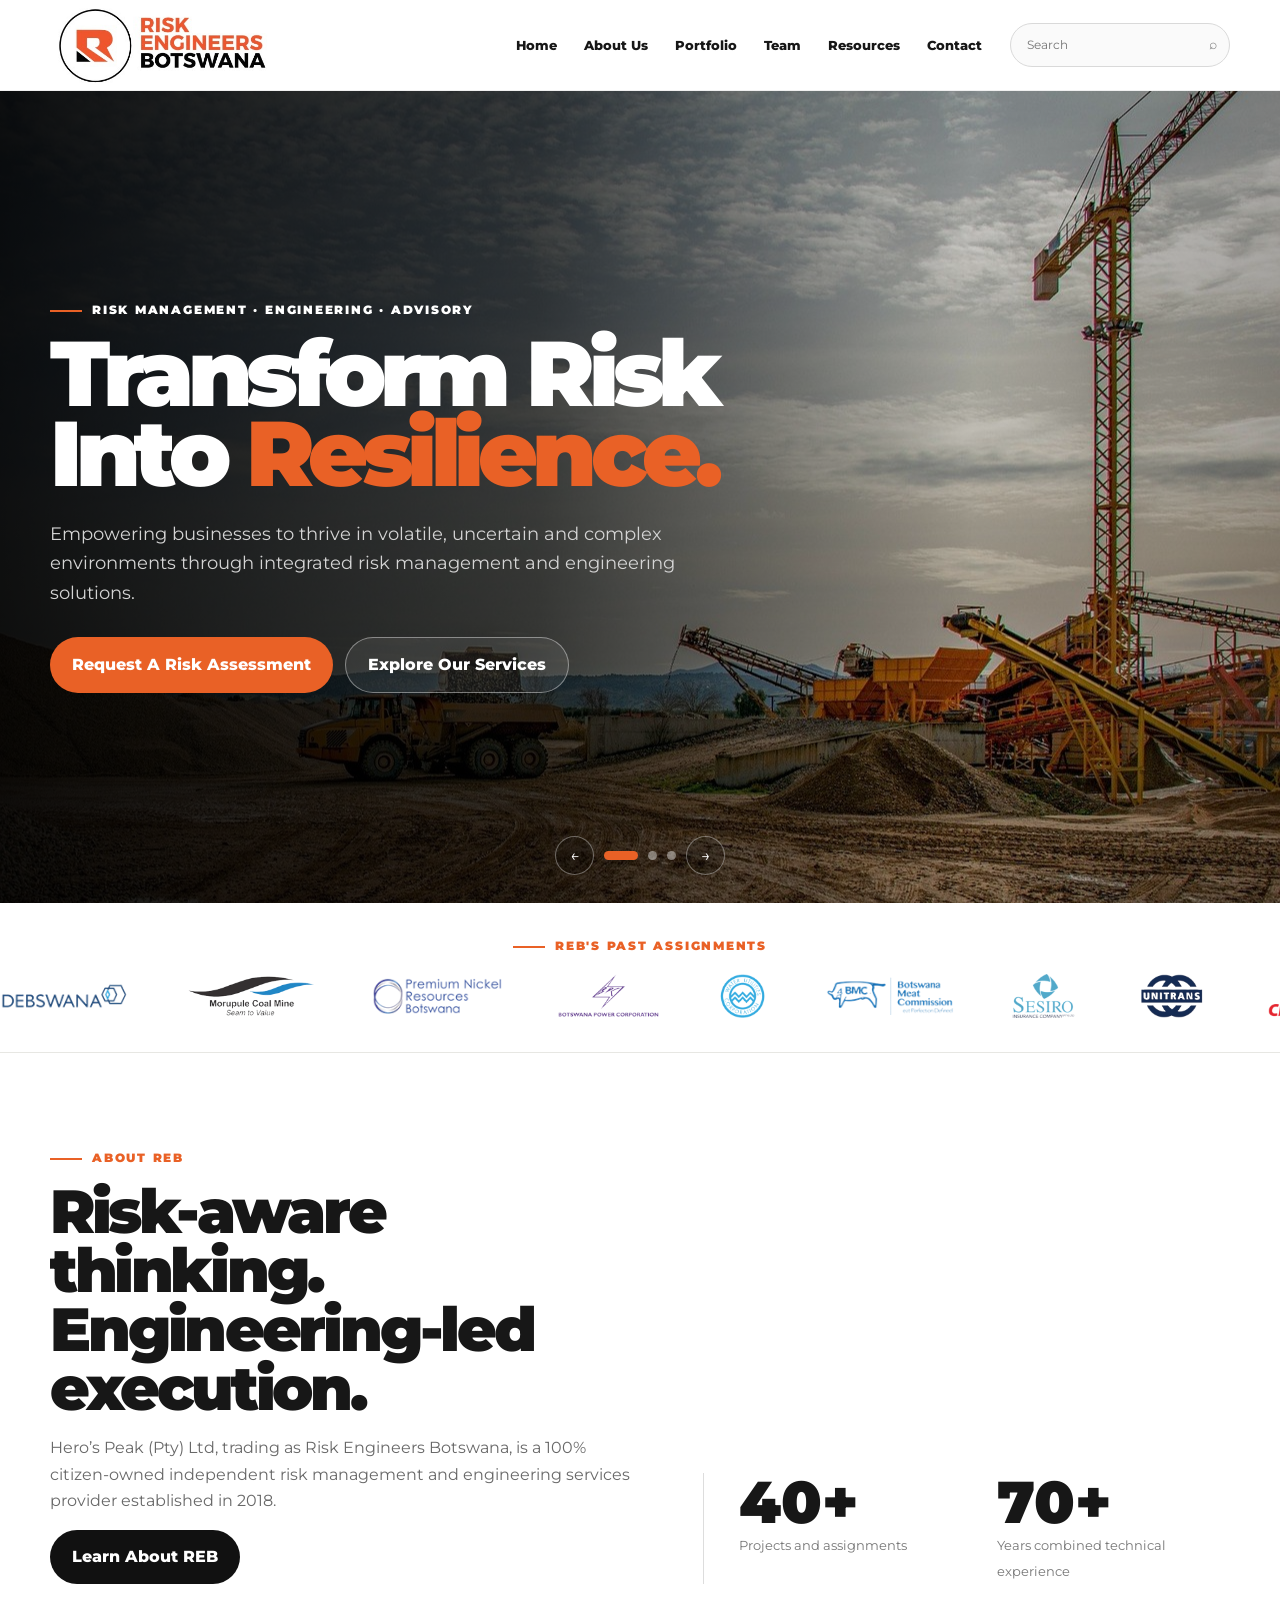
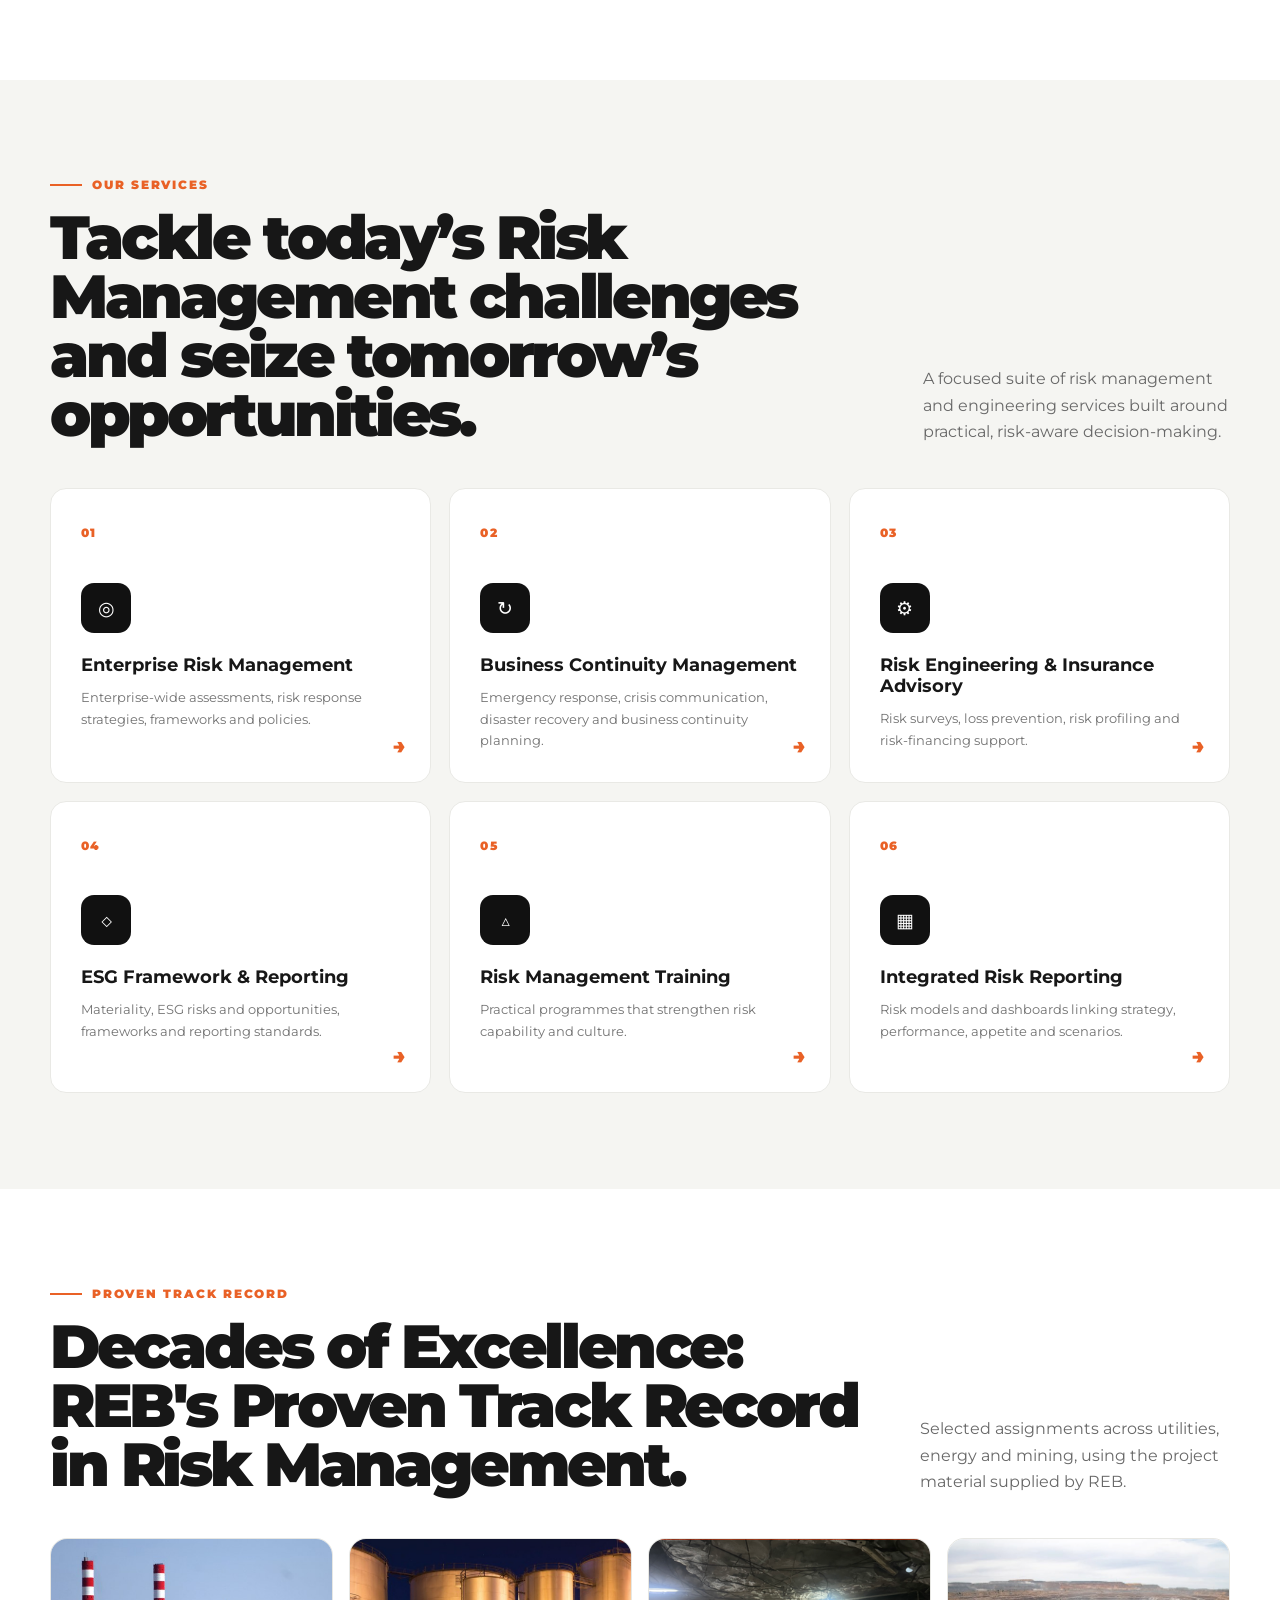
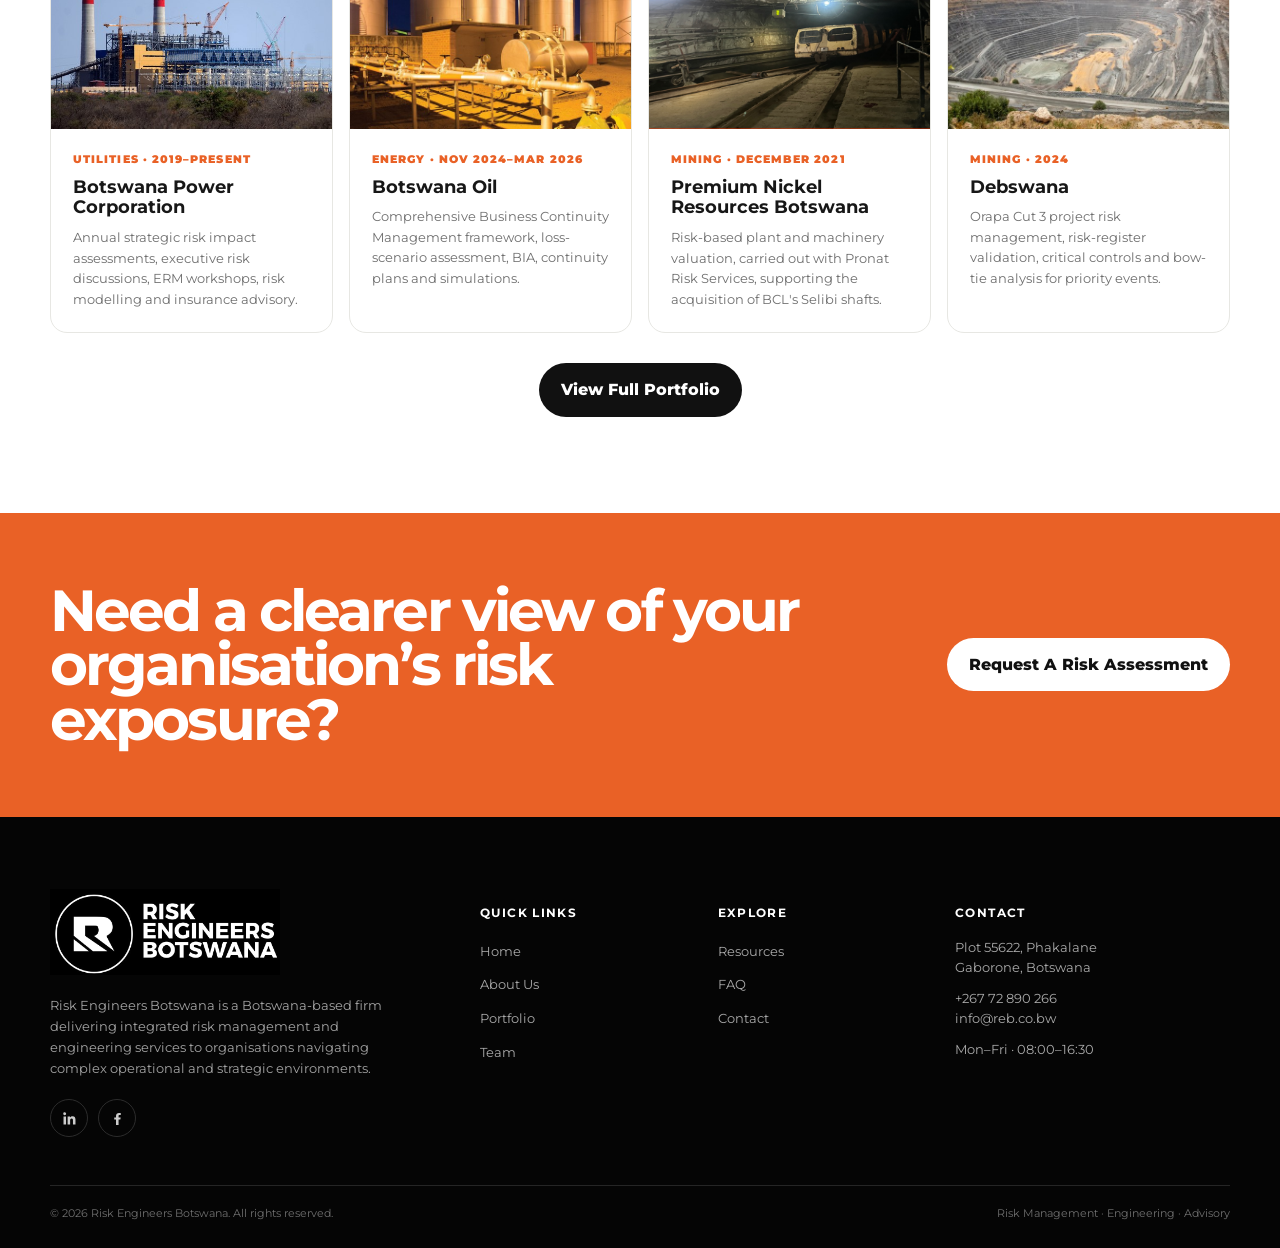
<file: index.html>
<!doctype html>
<html lang="en">
  <head>
    <meta charset="utf-8" />
    <meta name="viewport" content="width=device-width,initial-scale=1" />
    <title>Risk Engineers Botswana</title>
    <meta
      name="description"
      content="Future-Proof Your Business: Experience the REB Advantage in Comprehensive Risk Management"
    />
    <link rel="canonical" href="https://reb.co.bw/" />

    <link rel="apple-touch-icon" sizes="180x180" href="/images/favicon_io/apple-touch-icon.png" />
    <link rel="icon" type="image/png" sizes="32x32" href="/images/favicon_io/favicon-32x32.png" />
    <link rel="icon" type="image/png" sizes="16x16" href="/images/favicon_io/favicon-16x16.png" />
    <link rel="manifest" href="/images/favicon_io/site.webmanifest" />
    <link rel="shortcut icon" href="/images/favicon_io/favicon.ico" type="image/x-icon" />

    <meta property="og:type" content="website" />
    <meta property="og:site_name" content="Risk Engineers Botswana" />
    <meta property="og:title" content="Risk Engineers Botswana" />
    <meta
      property="og:description"
      content="Future-Proof Your Business: Experience the REB Advantage in Comprehensive Risk Management"
    />
    <meta property="og:image" content="https://reb.co.bw/assets/logo-orange.jpg" />
    <meta property="og:url" content="https://reb.co.bw/" />
    <meta name="twitter:card" content="summary_large_image" />
    <meta name="twitter:title" content="Risk Engineers Botswana" />
    <meta
      name="twitter:description"
      content="Future-Proof Your Business: Experience the REB Advantage in Comprehensive Risk Management"
    />
    <meta name="twitter:image" content="https://reb.co.bw/assets/logo-orange.jpg" />

    <link rel="stylesheet" href="styles.css" />

    <!-- Google Analytics — replace G-XXXXXXXXXX with REB's GA4 Measurement ID -->
    <script async src="https://www.googletagmanager.com/gtag/js?id=G-XXXXXXXXXX"></script>
    <script>
      window.dataLayer = window.dataLayer || [];
      function gtag() {
        dataLayer.push(arguments);
      }
      gtag("js", new Date());
      gtag("config", "G-XXXXXXXXXX");
    </script>
  </head>
  <body>
    <header class="site-header">
      <div class="container nav-wrap">
        <a class="brand" href="index.html"
          ><img src="assets/logo-orange.jpg" alt="Risk Engineers Botswana"
        /></a>
        <nav class="main-nav">
          <ul>
            <li><a href="index.html">Home</a></li>
            <li><a href="about.html">About Us</a></li>
            <li><a href="portfolio.html">Portfolio</a></li>
            <li><a href="team.html">Team</a></li>
            <li><a href="resources.html">Resources</a></li>
            <li><a href="contact.html">Contact</a></li>
          </ul>
        </nav>
        <div class="search-wrap">
          <input
            class="site-search"
            type="search"
            placeholder="Search"
            aria-label="Search site"
          /><span class="search-icon">⌕</span>
          <div class="search-results"></div>
        </div>
        <button class="menu-btn" aria-label="Open navigation">
          <span></span>
        </button>
      </div>
    </header>
    <main>
      <section class="hero">
        <article class="slide active">
          <div
            class="slide-bg"
            style="background-image: url(&quot;assets/hero-1.jpg&quot;)"
          ></div>
          <div class="container slide-content">
            <div class="hero-copy">
              <div class="eyebrow">
                Risk Management · Engineering · Advisory
              </div>
              <h1>Transform Risk Into <em>Resilience.</em></h1>
              <p>
                Empowering businesses to thrive in volatile, uncertain and
                complex environments through integrated risk management and
                engineering solutions.
              </p>
              <div class="hero-actions">
                <a class="btn btn-orange" href="contact.html"
                  >Request A Risk Assessment</a
                ><a class="btn btn-outline" href="services.html"
                  >Explore Our Services</a
                >
              </div>
            </div>
          </div>
        </article>
        <article class="slide">
          <div
            class="slide-bg"
            style="background-image: url(&quot;assets/hero-2.jpg&quot;)"
          ></div>
          <div class="container slide-content">
            <div class="hero-copy">
              <div class="eyebrow">Decades of diverse expertise</div>
              <h1>Engineering Better <em>Decisions.</em></h1>
              <p>
                Our multi-skilled risk professionals and engineers bring
                practical expertise to help organisations understand exposures,
                strengthen resilience and protect strategic value.
              </p>
              <div class="hero-actions">
                <a class="btn btn-orange" href="contact.html"
                  >Request A Risk Assessment</a
                ><a class="btn btn-outline" href="#track-record"
                  >Proven Track Record</a
                >
              </div>
            </div>
          </div>
        </article>
        <article class="slide">
          <div
            class="slide-bg"
            style="background-image: url(&quot;assets/hero-3.jpg&quot;)"
          ></div>
          <div class="container slide-content">
            <div class="hero-copy">
              <div class="eyebrow">Integrated risk intelligence</div>
              <h1>See Risk. Shape Strategy. <em>Act.</em></h1>
              <p>
                From enterprise risk assessments to business continuity, risk
                engineering, ESG and integrated reporting, REB turns complex
                risk information into decision-ready insight.
              </p>
              <div class="hero-actions">
                <a class="btn btn-orange" href="contact.html"
                  >Request A Risk Assessment</a
                ><a class="btn btn-outline" href="about.html">About REB</a>
              </div>
            </div>
          </div>
        </article>
        <div class="carousel-nav">
          <button class="arr prev">←</button><button class="dot active"></button
          ><button class="dot"></button><button class="dot"></button
          ><button class="arr next">→</button>
        </div>
      </section>
      <section class="logo-marquee" aria-label="Clients and partners">
        <div class="container marquee-label">
          <div class="eyebrow">REB's Past Assignments</div>
        </div>
        <div class="marquee-track">
          <img src="assets/clients/debswana.png" alt="Debswana" /><img
            src="assets/clients/morupule.png"
            alt="Morupule Coal Mine"
          /><img
            src="assets/clients/premium_nickel.png"
            alt="Premium Nickel Resources Botswana"
          /><img
            src="assets/clients/bpc.png"
            alt="Botswana Power Corporation"
          /><img
            src="assets/clients/wuc.png"
            alt="Water Utilities Corporation"
          /><img
            src="assets/clients/bmc.png"
            alt="Botswana Meat Commission"
          /><img
            src="assets/clients/sesiro.png"
            alt="Sesiro Insurance Company"
          /><img src="assets/clients/unitrans.png" alt="Unitrans" /><img
            src="assets/clients/crossroads.png"
            alt="Crossroads"
          /><img
            src="assets/clients/alpha.png"
            alt="Alpha Projects &amp; Logistics"
          /><img
            src="assets/clients/bpomas.png"
            alt="Botswana Public Officers' Medical Aid Scheme"
          /><img src="assets/clients/fine.png" alt="Fine Pharmaceuticals" /><img
            src="assets/clients/elephant.jpg"
            alt="Elephant Sands"
          /><img src="assets/clients/manong.jpg" alt="Manong Game Lodge" /><img
            src="assets/clients/maunlodge.jpg"
            alt="Maun Lodge"
          /><img
            src="assets/clients/safari.jpg"
            alt="Safari Distribution"
          /><img
            src="assets/clients/unchartered.png"
            alt="Uncharted Africa Safari Co."
          /><img src="assets/clients/trl.png" alt="TRL Travel" /><img
            src="assets/clients/reliance.png"
            alt="Reliance Foundries"
          /><img
            src="assets/clients/safari2.png"
            alt="Safari Distributors"
          /><img src="assets/clients/rdc.webp" alt="RDC" /><img
            src="assets/clients/universal.png"
            alt="Universal Builders Botswana"
          /><img src="assets/clients/pula.png" alt="Pula Dynamic" /><img
            src="assets/clients/masa.png"
            alt="Masa Square Hotel"
          /><img
            src="assets/clients/btc.png"
            alt="Botswana Telecommunications Corporation"
          /><img src="assets/clients/g4s.png" alt="G4S" /><img
            src="assets/clients/lobatse.jpg"
            alt="Lobatse Clay Works"
          /><img src="assets/clients/opti.png" alt="Opti Feeds Botswana" /><img
            src="assets/clients/premium_nickel.png"
            alt="Premium Nickel Resources Botswana"
          /><img src="assets/client-botswana-oil.png" alt="Botswana Oil" />
          <img
            src="assets/clients/debswana.png"
            alt=""
            aria-hidden="true"
          /><img
            src="assets/clients/morupule.png"
            alt=""
            aria-hidden="true"
          /><img
            src="assets/clients/premium_nickel.png"
            alt=""
            aria-hidden="true"
          /><img src="assets/clients/bpc.png" alt="" aria-hidden="true" /><img
            src="assets/clients/wuc.png"
            alt=""
            aria-hidden="true"
          /><img src="assets/clients/bmc.png" alt="" aria-hidden="true" /><img
            src="assets/clients/sesiro.png"
            alt=""
            aria-hidden="true"
          /><img
            src="assets/clients/unitrans.png"
            alt=""
            aria-hidden="true"
          /><img
            src="assets/clients/crossroads.png"
            alt=""
            aria-hidden="true"
          /><img src="assets/clients/alpha.png" alt="" aria-hidden="true" /><img
            src="assets/clients/bpomas.png"
            alt=""
            aria-hidden="true"
          /><img src="assets/clients/fine.png" alt="" aria-hidden="true" /><img
            src="assets/clients/elephant.jpg"
            alt=""
            aria-hidden="true"
          /><img
            src="assets/clients/manong.jpg"
            alt=""
            aria-hidden="true"
          /><img
            src="assets/clients/maunlodge.jpg"
            alt=""
            aria-hidden="true"
          /><img
            src="assets/clients/safari.jpg"
            alt=""
            aria-hidden="true"
          /><img
            src="assets/clients/unchartered.png"
            alt=""
            aria-hidden="true"
          /><img src="assets/clients/trl.png" alt="" aria-hidden="true" /><img
            src="assets/clients/reliance.png"
            alt=""
            aria-hidden="true"
          /><img
            src="assets/clients/safari2.png"
            alt=""
            aria-hidden="true"
          /><img src="assets/clients/rdc.webp" alt="" aria-hidden="true" /><img
            src="assets/clients/universal.png"
            alt=""
            aria-hidden="true"
          /><img src="assets/clients/pula.png" alt="" aria-hidden="true" /><img
            src="assets/clients/masa.png"
            alt=""
            aria-hidden="true"
          /><img src="assets/clients/btc.png" alt="" aria-hidden="true" /><img
            src="assets/clients/g4s.png"
            alt=""
            aria-hidden="true"
          /><img
            src="assets/clients/lobatse.jpg"
            alt=""
            aria-hidden="true"
          /><img src="assets/clients/opti.png" alt="" aria-hidden="true" /><img
            src="assets/clients/premium_nickel.png"
            alt=""
            aria-hidden="true"
          /><img
            src="assets/client-botswana-oil.png"
            alt=""
            aria-hidden="true"
          />
        </div>
      </section>
      <section class="section">
        <div class="container split-intro">
          <div>
            <div class="eyebrow">About REB</div>
            <h2 class="display">
              Risk-aware thinking. Engineering-led execution.
            </h2>
            <p class="lead">
              Hero’s Peak (Pty) Ltd, trading as Risk Engineers Botswana, is a
              100% citizen-owned independent risk management and engineering
              services provider established in 2018.
            </p>
            <a class="btn btn-dark" href="about.html">Learn About REB</a>
          </div>
          <div class="stats">
            <div class="stat">
              <strong>40+</strong><span>Projects and assignments</span>
            </div>
            <div class="stat">
              <strong>70+</strong
              ><span>Years combined technical experience</span>
            </div>
          </div>
        </div>
      </section>
      <section class="section services">
        <div class="container">
          <div class="head-row">
            <div>
              <div class="eyebrow">Our Services</div>
              <h2 class="display">
                Tackle today’s Risk Management challenges and seize tomorrow’s
                opportunities.
              </h2>
            </div>
            <p class="lead">
              A focused suite of risk management and engineering services built
              around practical, risk-aware decision-making.
            </p>
          </div>
          <div class="service-grid">
            <a class="service-card" href="services.html#erm"
              ><span class="num">01</span>
              <div class="icon">◎</div>
              <h3>Enterprise Risk Management</h3>
              <p>
                Enterprise-wide assessments, risk response strategies,
                frameworks and policies.
              </p></a
            ><a class="service-card" href="services.html#bcm"
              ><span class="num">02</span>
              <div class="icon">↻</div>
              <h3>Business Continuity Management</h3>
              <p>
                Emergency response, crisis communication, disaster recovery and
                business continuity planning.
              </p></a
            ><a class="service-card" href="services.html#engineering"
              ><span class="num">03</span>
              <div class="icon">⚙</div>
              <h3>Risk Engineering & Insurance Advisory</h3>
              <p>
                Risk surveys, loss prevention, risk profiling and risk-financing
                support.
              </p></a
            ><a class="service-card" href="services.html#esg"
              ><span class="num">04</span>
              <div class="icon">◇</div>
              <h3>ESG Framework & Reporting</h3>
              <p>
                Materiality, ESG risks and opportunities, frameworks and
                reporting standards.
              </p></a
            ><a class="service-card" href="services.html#training"
              ><span class="num">05</span>
              <div class="icon">△</div>
              <h3>Risk Management Training</h3>
              <p>
                Practical programmes that strengthen risk capability and
                culture.
              </p></a
            ><a class="service-card" href="services.html#reporting"
              ><span class="num">06</span>
              <div class="icon">▦</div>
              <h3>Integrated Risk Reporting</h3>
              <p>
                Risk models and dashboards linking strategy, performance,
                appetite and scenarios.
              </p></a
            >
          </div>
        </div>
      </section>
      <section class="section track" id="track-record">
        <div class="container">
          <div class="head-row">
            <div>
              <div class="eyebrow">Proven Track Record</div>
              <h2 class="display">
                Decades of Excellence: REB's Proven Track Record in Risk
                Management.
              </h2>
            </div>
            <p class="lead">
              Selected assignments across utilities, energy and mining, using
              the project material supplied by REB.
            </p>
          </div>
          <div class="project-grid">
            <a class="project-card" href="portfolio.html#bpc"
              ><img
                class="project-img"
                src="assets/project-bpc.jpg"
                alt="Botswana Power Corporation"
              />
              <div class="project-body">
                <div class="meta">Utilities · 2019–Present</div>
                <h3>Botswana Power Corporation</h3>
                <p>
                  Annual strategic risk impact assessments, executive risk
                  discussions, ERM workshops, risk modelling and insurance
                  advisory.
                </p>
              </div></a
            >
            <a class="project-card" href="portfolio.html#botswana-oil"
              ><img
                class="project-img"
                src="assets/project-botswana-oil.jpg"
                alt="Botswana Oil"
              />
              <div class="project-body">
                <div class="meta">Energy · Nov 2024–Mar 2026</div>
                <h3>Botswana Oil</h3>
                <p>
                  Comprehensive Business Continuity Management framework,
                  loss-scenario assessment, BIA, continuity plans and
                  simulations.
                </p>
              </div></a
            >
            <a class="project-card" href="portfolio.html#premium-nickel"
              ><img
                class="project-img"
                src="assets/project-premium-nickel.png"
                alt="Premium Nickel Resources Botswana mine shaft"
              />
              <div class="project-body">
                <div class="meta">Mining · December 2021</div>
                <h3>Premium Nickel Resources Botswana</h3>
                <p>
                  Risk-based plant and machinery valuation, carried out with
                  Pronat Risk Services, supporting the acquisition of BCL's
                  Selibi shafts.
                </p>
              </div></a
            >
            <a class="project-card" href="portfolio.html#debswana"
              ><img
                class="project-img"
                src="assets/project-debswana.jpg"
                alt="Debswana"
              />
              <div class="project-body">
                <div class="meta">Mining · 2024</div>
                <h3>Debswana</h3>
                <p>
                  Orapa Cut 3 project risk management, risk-register validation,
                  critical controls and bow-tie analysis for priority events.
                </p>
              </div></a
            >
          </div>
          <div style="margin-top: 30px; text-align: center">
            <a class="btn btn-dark" href="portfolio.html">View Full Portfolio</a>
          </div>
        </div>
      </section>
      <section class="cta-band">
        <div class="container cta-row">
          <h2>Need a clearer view of your organisation’s risk exposure?</h2>
          <a class="btn" href="contact.html">Request A Risk Assessment</a>
        </div>
      </section>
    </main>
    <footer>
      <div class="container">
        <div class="footer-grid">
          <div class="footer-about">
            <a class="footer-logo" href="index.html"
              ><img src="assets/logo-black.jpg" alt="Risk Engineers Botswana"
            /></a>
            <p>
              Risk Engineers Botswana is a Botswana-based firm delivering
              integrated risk management and engineering services to
              organisations navigating complex operational and strategic
              environments.
            </p>
            <div class="footer-social">
              <a
                href="https://linkedin.com/company/risk-engineers-botswana/"
                target="_blank"
                rel="noopener"
                aria-label="REB on LinkedIn"
                ><svg viewBox="0 0 24 24">
                  <path
                    d="M20.45 20.45h-3.56v-5.57c0-1.33-.02-3.04-1.85-3.04-1.86 0-2.14 1.45-2.14 2.94v5.67H9.34V9h3.41v1.56h.05c.48-.9 1.64-1.85 3.37-1.85 3.6 0 4.27 2.37 4.27 5.46v6.28zM5.34 7.43a2.07 2.07 0 1 1 0-4.13 2.07 2.07 0 0 1 0 4.13zM7.12 20.45H3.56V9h3.56v11.45z"
                  /></svg></a
              ><a
                href="https://www.facebook.com/people/Risk-Engineers-Botswana/61576205062176/?_rdr"
                target="_blank"
                rel="noopener"
                aria-label="REB on Facebook"
                ><svg viewBox="0 0 24 24">
                  <path
                    d="M13.5 21v-7.5h2.5l.5-3h-3V8.5c0-.87.24-1.46 1.5-1.46H16.6V4.36C16.3 4.32 15.3 4.25 14.1 4.25c-2.5 0-4.2 1.53-4.2 4.33V10.5H7.4v3h2.5V21h3.6z"
                  /></svg></a>
            </div>
          </div>
          <div class="footer">
            <h4>Quick Links</h4>
            <ul>
              <li><a href="index.html">Home</a></li>
              <li><a href="about.html">About Us</a></li>
              <li><a href="portfolio.html">Portfolio</a></li>
              <li><a href="team.html">Team</a></li>
            </ul>
          </div>
          <div class="footer">
            <h4>Explore</h4>
            <ul>
              <li><a href="resources.html">Resources</a></li>
              <li><a href="about.html#faq">FAQ</a></li>
              <li><a href="contact.html">Contact</a></li>
            </ul>
          </div>
          <div class="footer">
            <h4>Contact</h4>
            <div class="line">
              Plot 55622, Phakalane<br />Gaborone, Botswana
            </div>
            <div class="line" style="margin-top: 10px">+267 72 890 266</div>
            <div class="line">info@reb.co.bw</div>
            <div class="line" style="margin-top: 10px">
              Mon–Fri · 08:00–16:30
            </div>
          </div>
        </div>
        <div class="footer-bottom">
          <span
            >© <span data-year></span> Risk Engineers Botswana. All rights
            reserved.</span
          ><span>Risk Management · Engineering · Advisory</span>
        </div>
      </div>
    </footer>
    <script src="script.js"></script>
  </body>
</html>
</file>
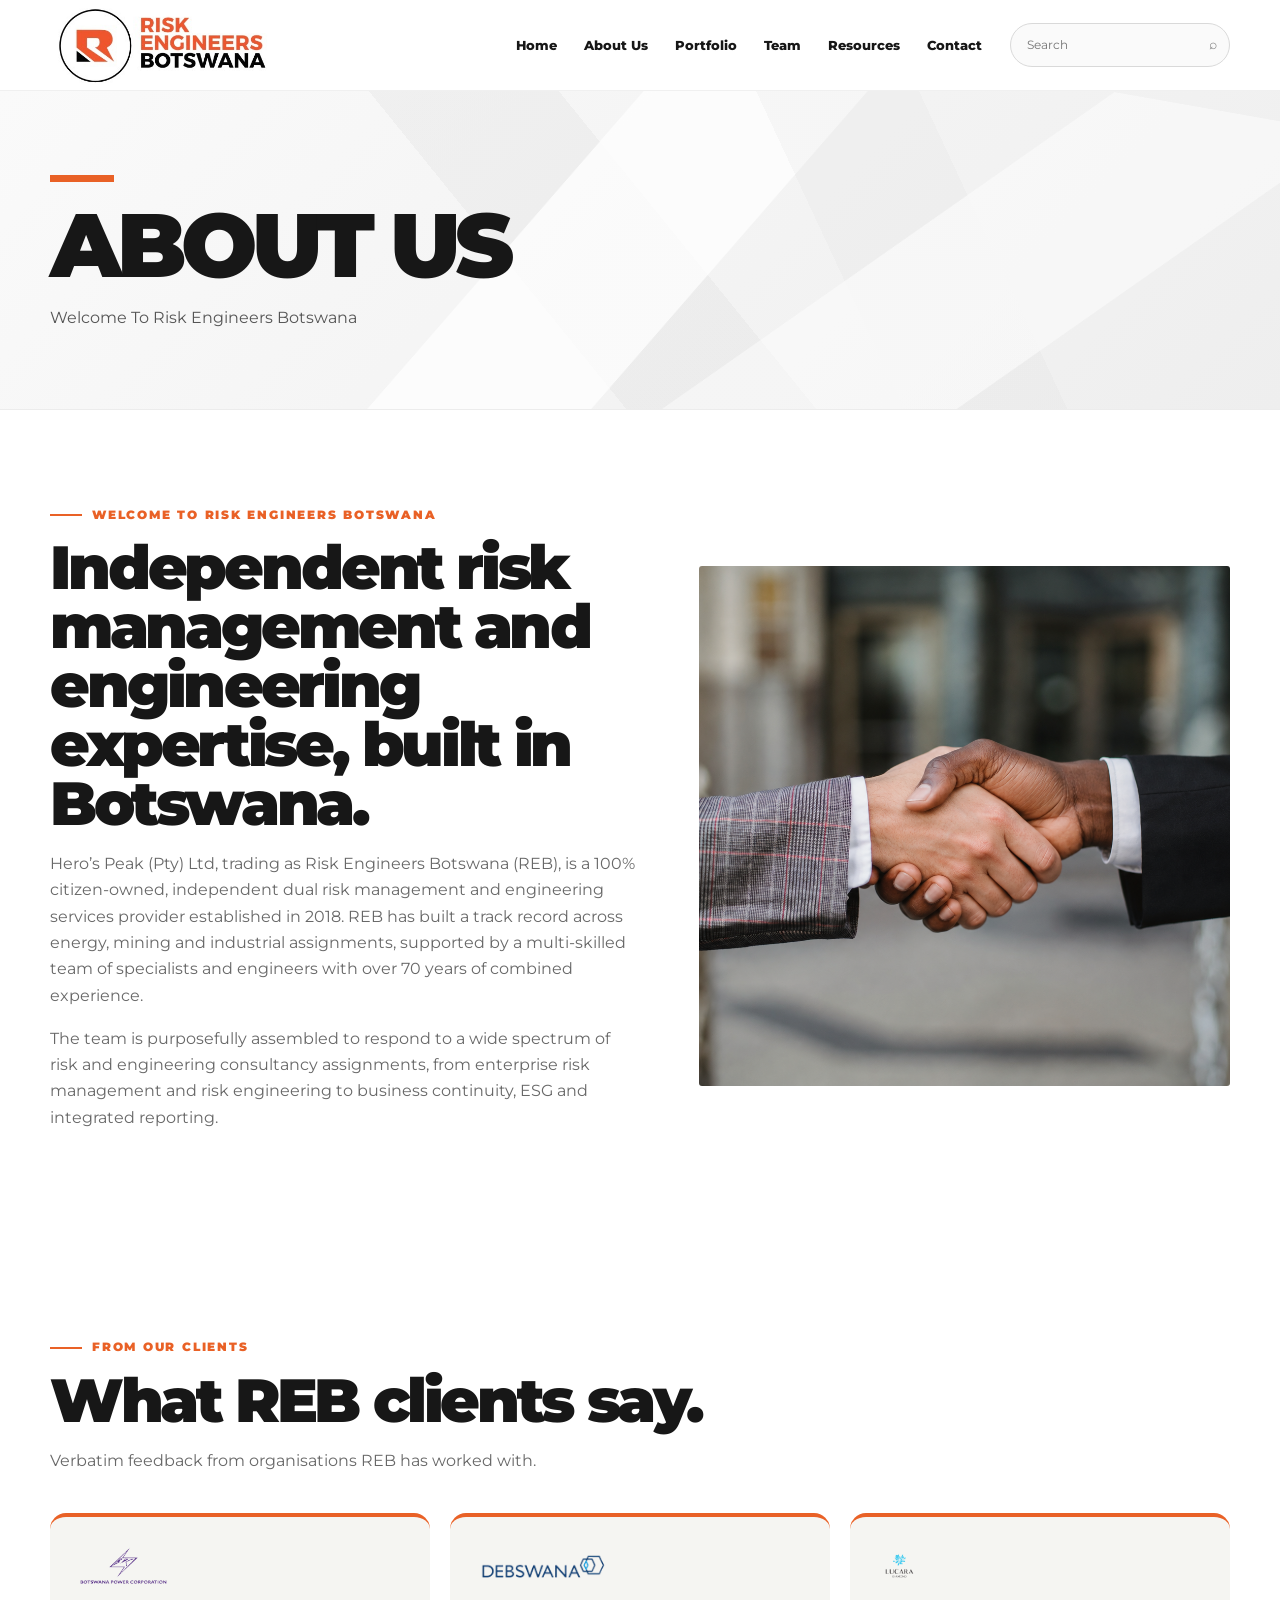
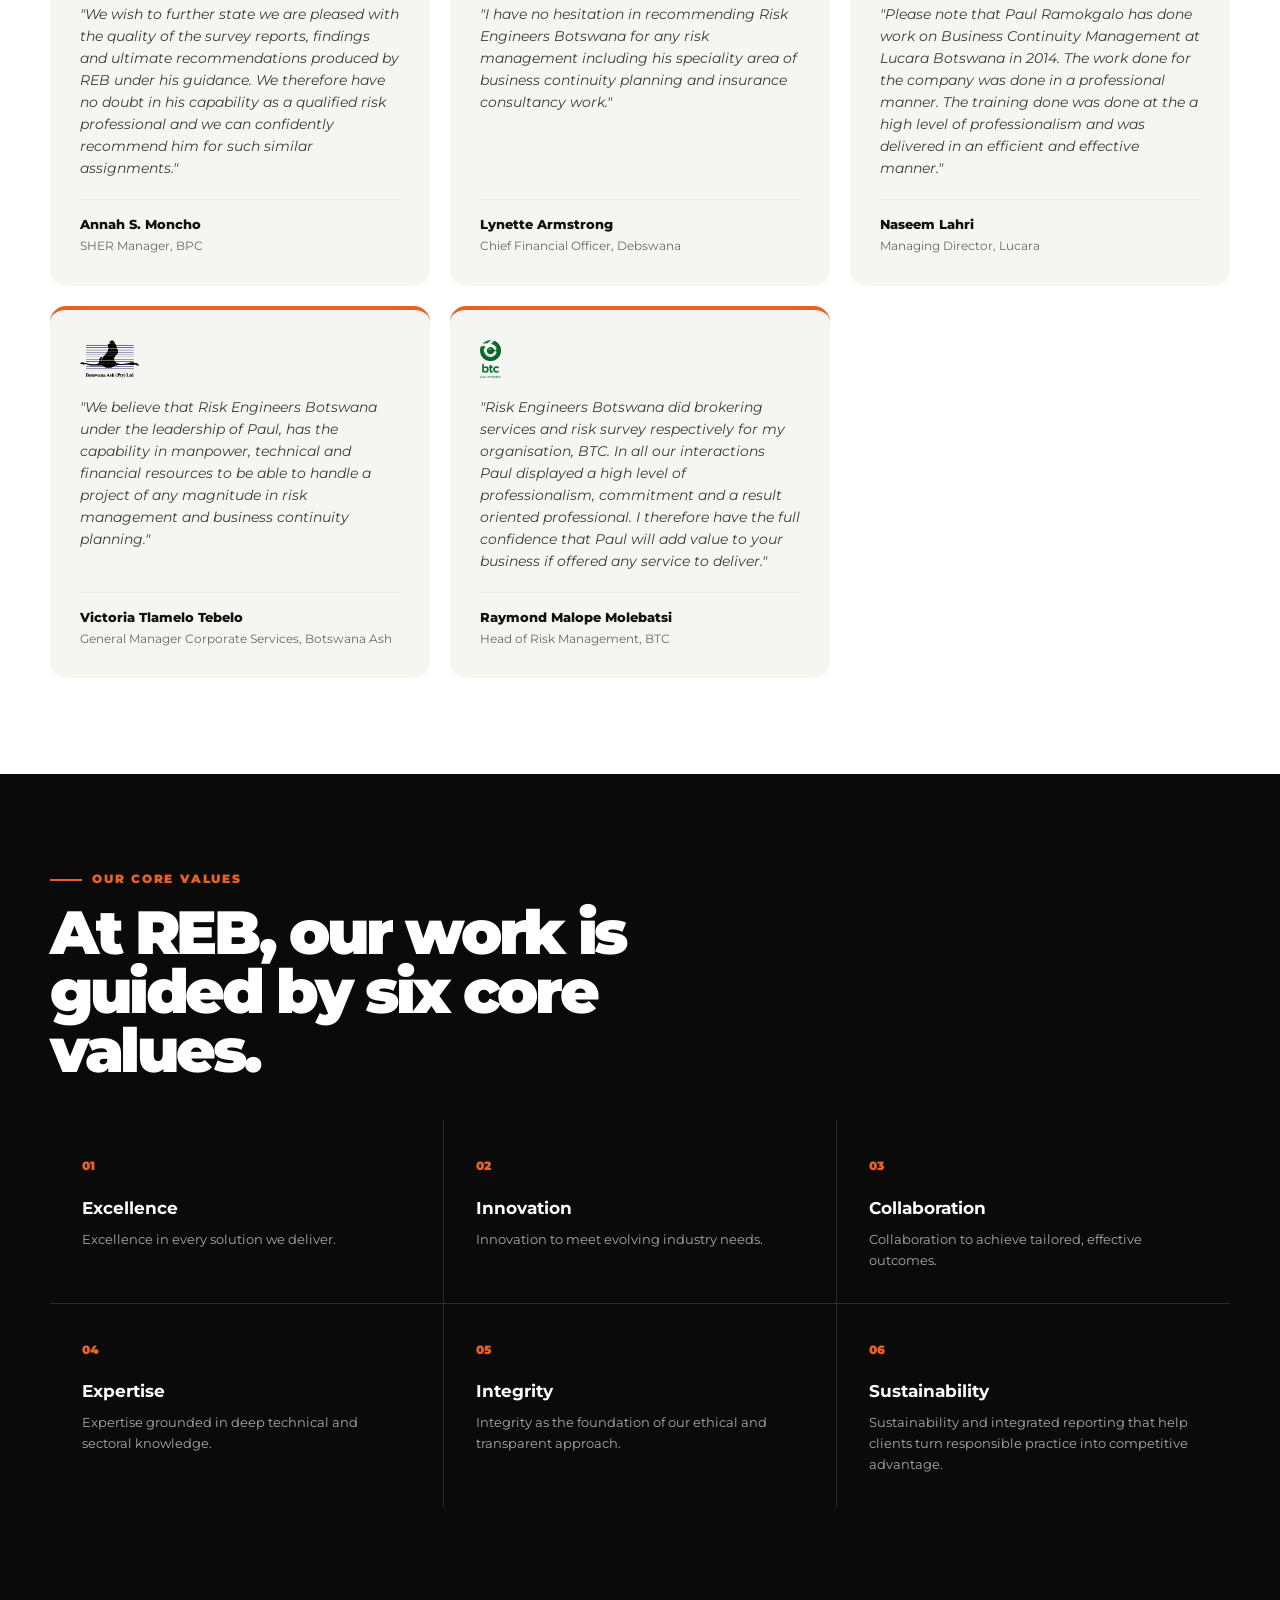
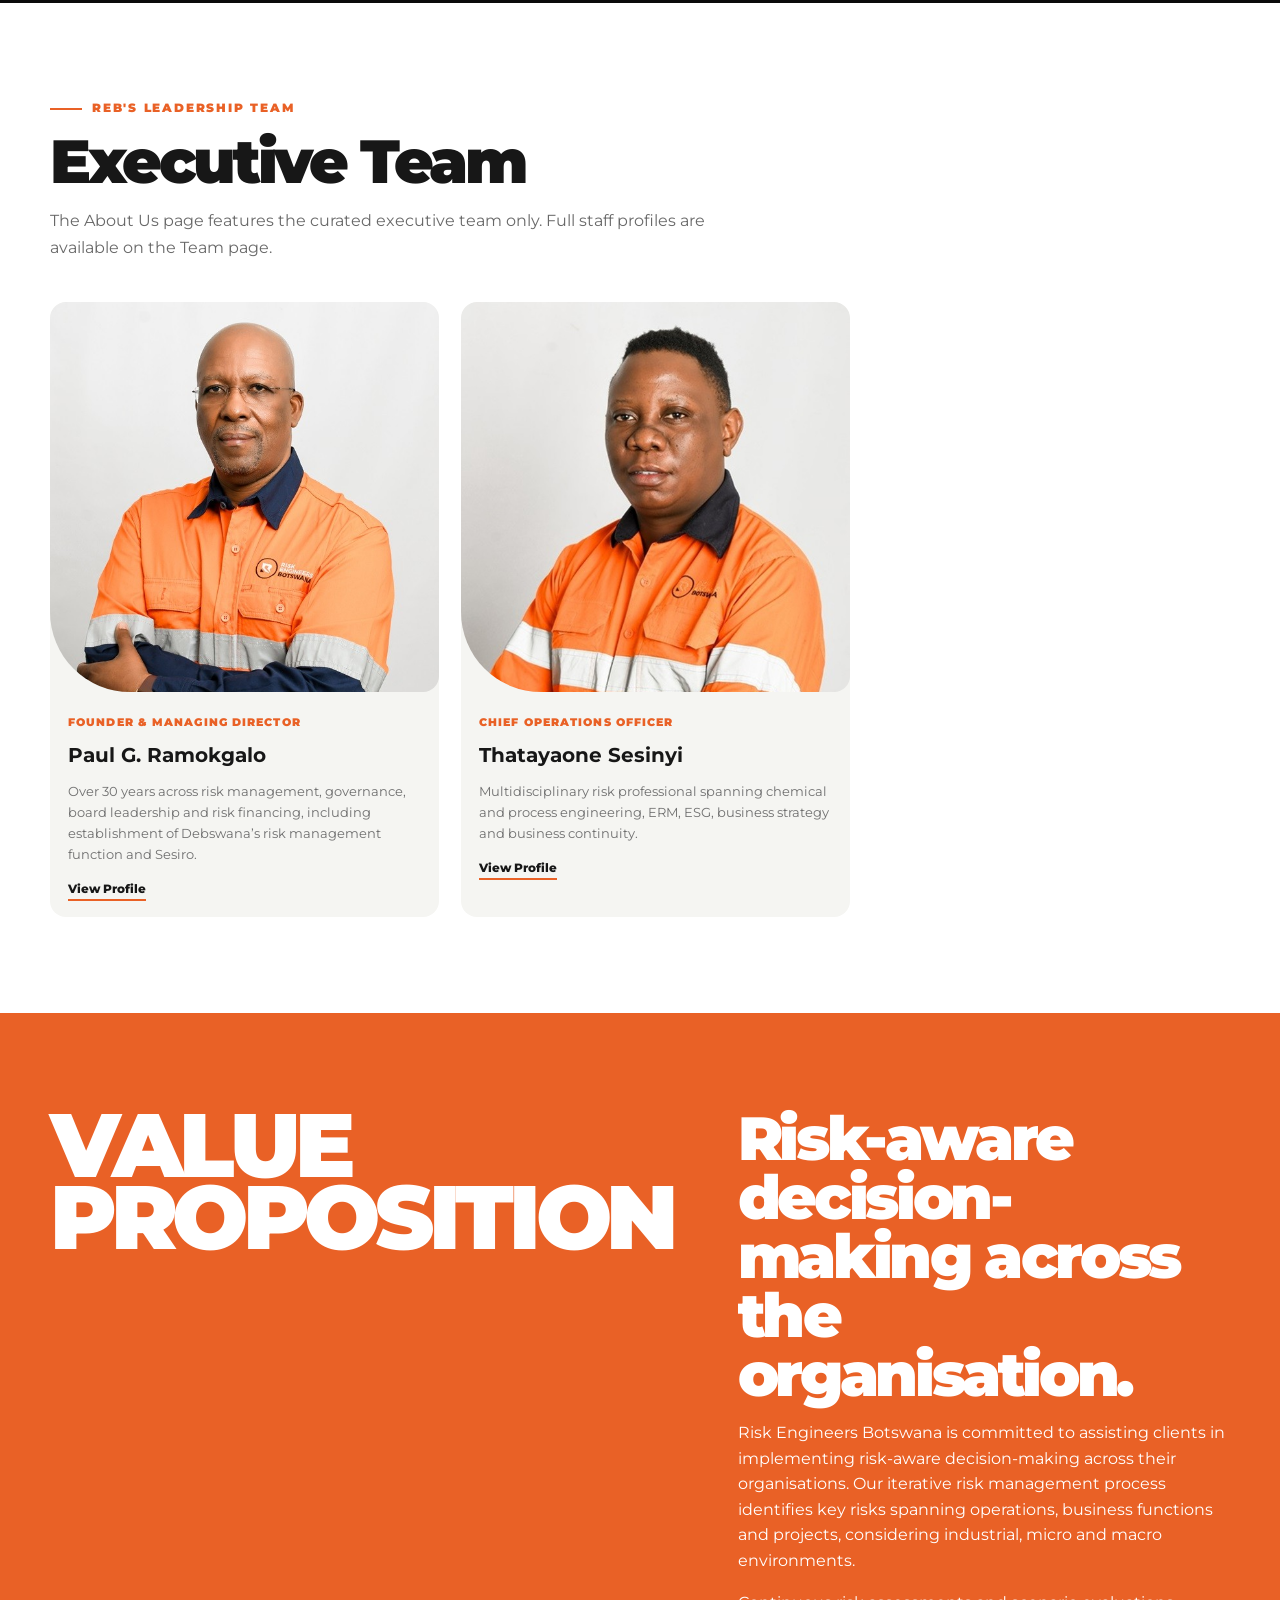
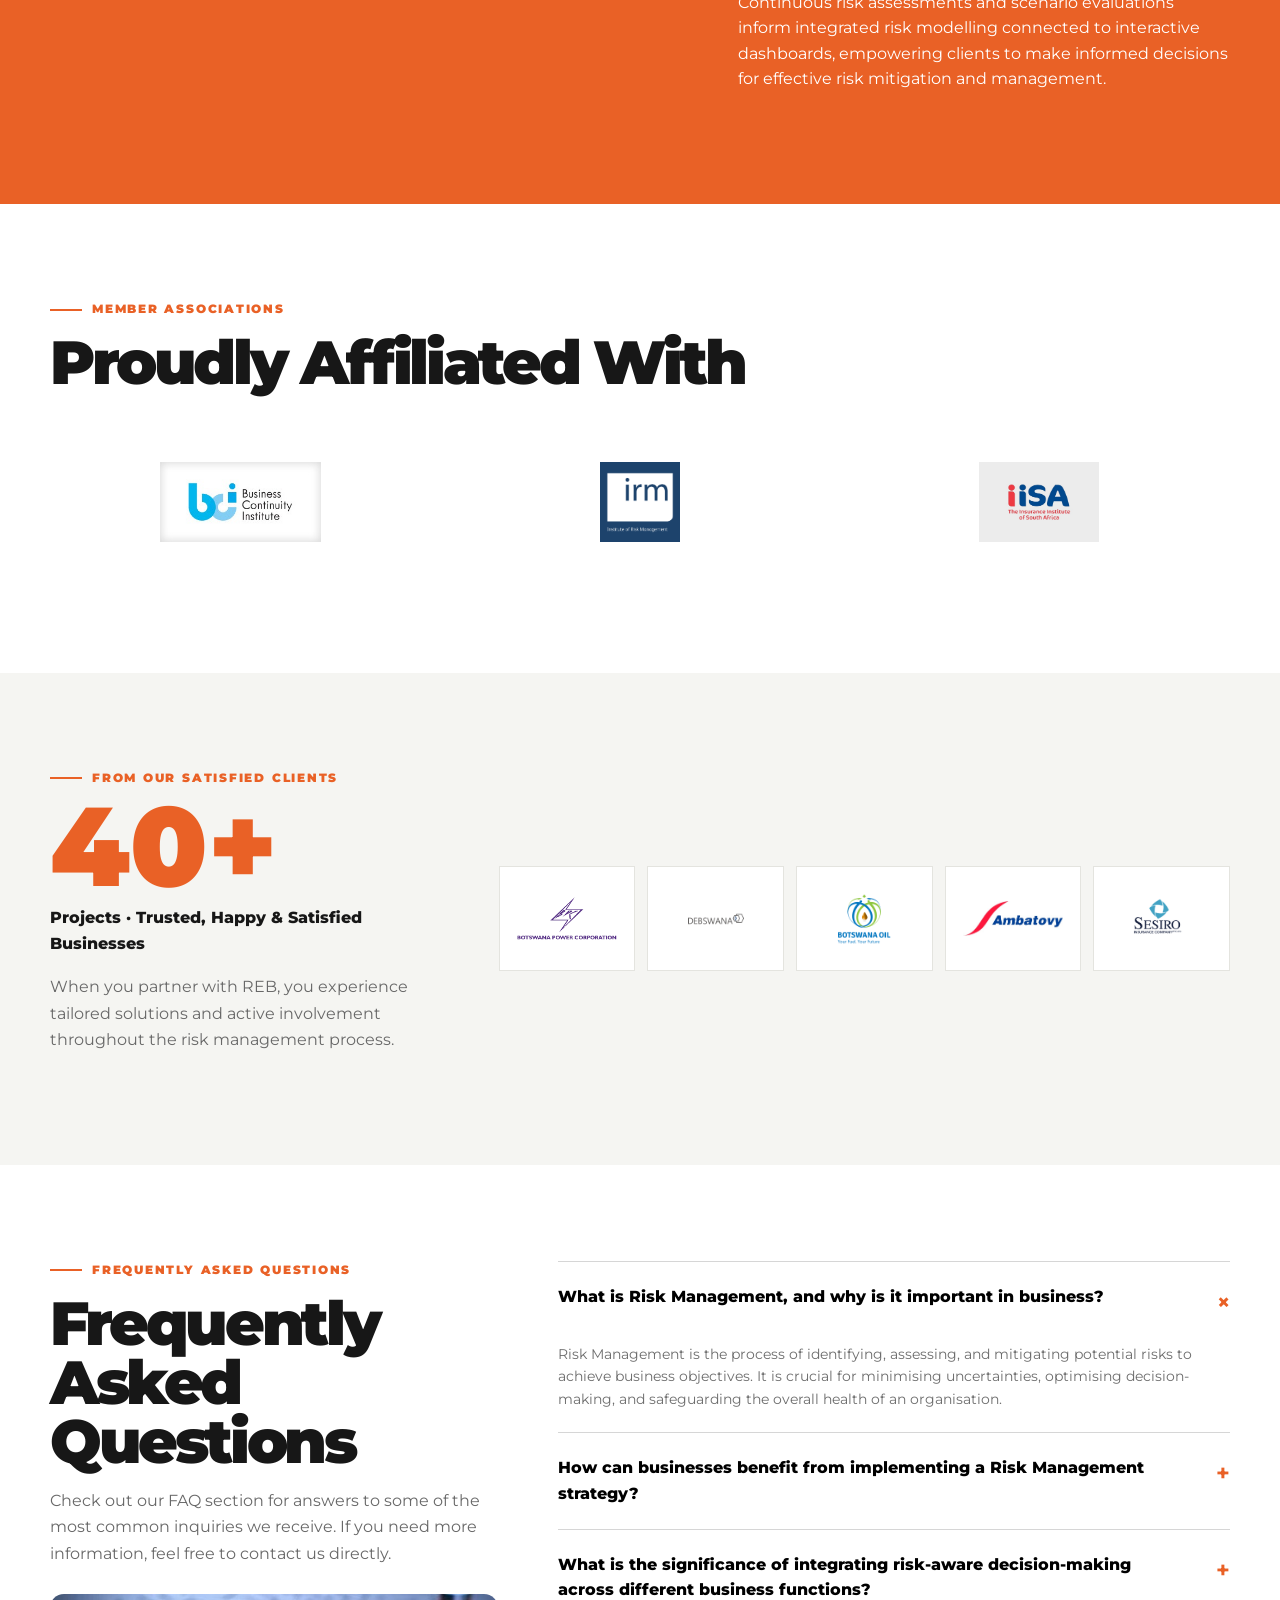
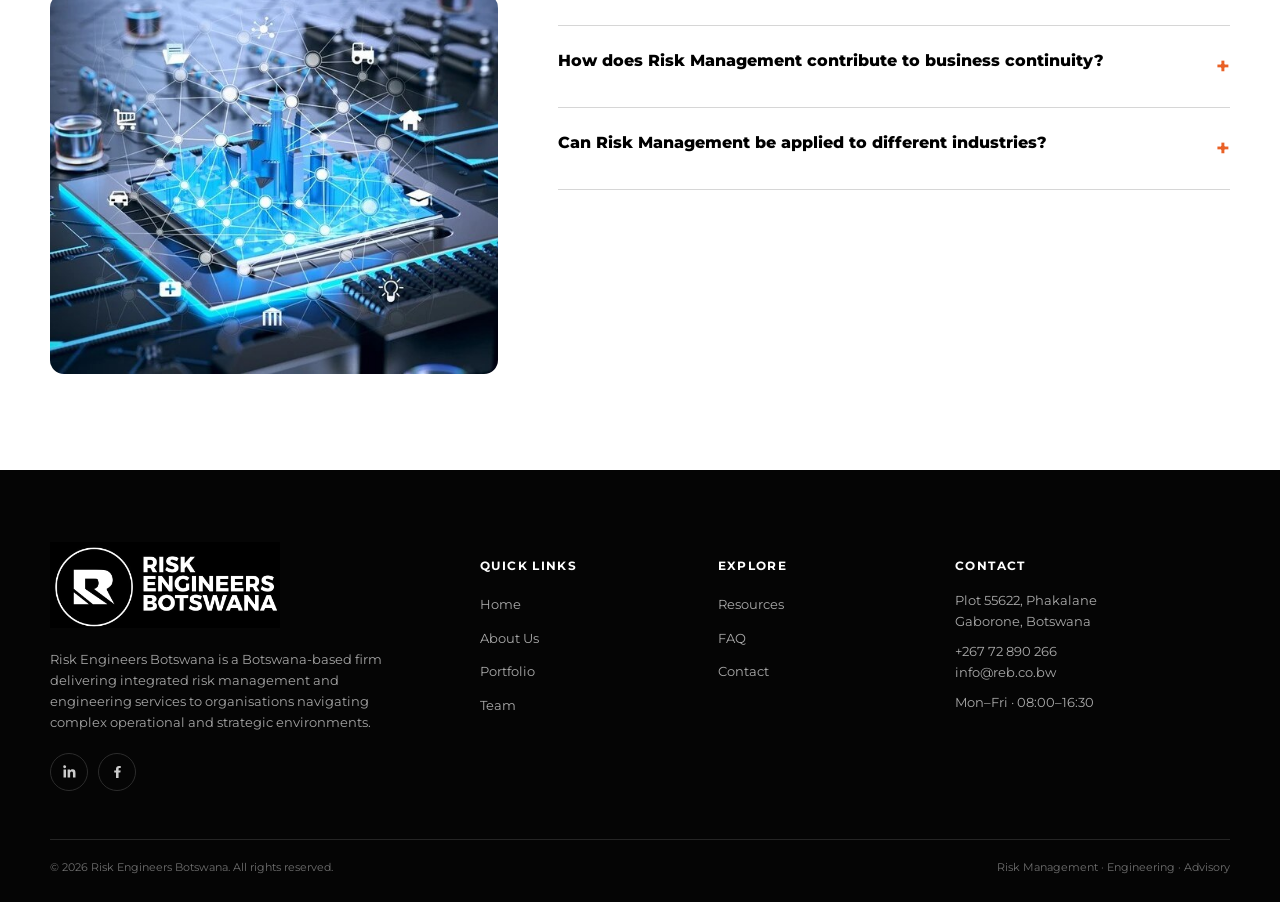
<file: about.html>
<!doctype html>
<html lang="en">
  <head>
    <meta charset="utf-8" />
    <meta name="viewport" content="width=device-width,initial-scale=1" />
    <title>Risk Engineers Botswana | About Us</title>
    <meta
      name="description"
      content="Learn about Risk Engineers Botswana (REB) — a 100% citizen-owned, independent risk management and engineering firm serving Botswana since 2018."
    />
    <link rel="canonical" href="https://reb.co.bw/about.html" />

    <link rel="apple-touch-icon" sizes="180x180" href="/images/favicon_io/apple-touch-icon.png" />
    <link rel="icon" type="image/png" sizes="32x32" href="/images/favicon_io/favicon-32x32.png" />
    <link rel="icon" type="image/png" sizes="16x16" href="/images/favicon_io/favicon-16x16.png" />
    <link rel="manifest" href="/images/favicon_io/site.webmanifest" />
    <link rel="shortcut icon" href="/images/favicon_io/favicon.ico" type="image/x-icon" />

    <meta property="og:type" content="website" />
    <meta property="og:site_name" content="Risk Engineers Botswana" />
    <meta property="og:title" content="Risk Engineers Botswana | About Us" />
    <meta
      property="og:description"
      content="Learn about Risk Engineers Botswana (REB) — a 100% citizen-owned, independent risk management and engineering firm serving Botswana since 2018."
    />
    <meta property="og:image" content="https://reb.co.bw/assets/logo-orange.jpg" />
    <meta property="og:url" content="https://reb.co.bw/about.html" />
    <meta name="twitter:card" content="summary_large_image" />
    <meta name="twitter:title" content="Risk Engineers Botswana | About Us" />
    <meta
      name="twitter:description"
      content="Learn about Risk Engineers Botswana (REB) — a 100% citizen-owned, independent risk management and engineering firm serving Botswana since 2018."
    />
    <meta name="twitter:image" content="https://reb.co.bw/assets/logo-orange.jpg" />

    <link rel="stylesheet" href="styles.css" />

    <!-- Google Analytics — replace G-XXXXXXXXXX with REB's GA4 Measurement ID -->
    <script async src="https://www.googletagmanager.com/gtag/js?id=G-XXXXXXXXXX"></script>
    <script>
      window.dataLayer = window.dataLayer || [];
      function gtag() {
        dataLayer.push(arguments);
      }
      gtag("js", new Date());
      gtag("config", "G-XXXXXXXXXX");
    </script>
  </head>
  <body>
    <header class="site-header">
      <div class="container nav-wrap">
        <a class="brand" href="index.html"
          ><img src="assets/logo-orange.jpg" alt="Risk Engineers Botswana"
        /></a>
        <nav class="main-nav">
          <ul>
            <li><a href="index.html">Home</a></li>
            <li><a href="about.html">About Us</a></li>
            <li><a href="portfolio.html">Portfolio</a></li>
            <li><a href="team.html">Team</a></li>
            <li><a href="resources.html">Resources</a></li>
            <li><a href="contact.html">Contact</a></li>
          </ul>
        </nav>
        <div class="search-wrap">
          <input
            class="site-search"
            type="search"
            placeholder="Search"
            aria-label="Search site"
          /><span class="search-icon">⌕</span>
          <div class="search-results"></div>
        </div>
        <button class="menu-btn" aria-label="Open navigation">
          <span></span>
        </button>
      </div>
    </header>
    <main>
      <section class="page-hero">
        <div class="container">
          <div class="orange-rule"></div>
          <h1>About Us</h1>
          <p>Welcome To Risk Engineers Botswana</p>
        </div>
      </section>
      <section class="section">
        <div class="container about-intro">
          <div>
            <div class="eyebrow">Welcome To Risk Engineers Botswana</div>
            <h2 class="display">
              Independent risk management and engineering expertise, built in
              Botswana.
            </h2>
            <p class="lead">
              Hero’s Peak (Pty) Ltd, trading as Risk Engineers Botswana (REB),
              is a 100% citizen-owned, independent dual risk management and
              engineering services provider established in 2018. REB has built a
              track record across energy, mining and industrial assignments,
              supported by a multi-skilled team of specialists and engineers
              with over 70 years of combined experience.
            </p>
            <p class="lead">
              The team is purposefully assembled to respond to a wide spectrum
              of risk and engineering consultancy assignments, from enterprise
              risk management and risk engineering to business continuity, ESG
              and integrated reporting.
            </p>
          </div>
          <img
            class="about-photo"
            src="assets/handshake.png"
            alt="Professional collaboration"
          />
        </div>
      </section>
      <section class="section testimonials" id="testimonials">
        <div class="container">
          <div class="eyebrow">From Our Clients</div>
          <h2 class="display">What REB clients say.</h2>
          <p class="lead">
            Verbatim feedback from organisations REB has worked with.
          </p>
          <div class="testimonial-grid">
            <article class="testimonial-card">
              <div class="t-logo-row">
                <img
                  class="t-logo"
                  src="assets/clients/bpc.png"
                  alt="Botswana Power Corporation"
                />
              </div>
              <p class="t-quote">
                "We wish to further state we are pleased with the quality of the
                survey reports, findings and ultimate recommendations produced
                by REB under his guidance. We therefore have no doubt in his
                capability as a qualified risk professional and we can
                confidently recommend him for such similar assignments."
              </p>
              <div class="t-attrib">
                <span class="t-name">Annah S. Moncho</span
                ><span class="t-role">SHER Manager, BPC</span>
              </div>
            </article>
            <article class="testimonial-card">
              <div class="t-logo-row">
                <img
                  class="t-logo"
                  src="assets/clients/debswana.png"
                  alt="Debswana"
                />
              </div>
              <p class="t-quote">
                "I have no hesitation in recommending Risk Engineers Botswana
                for any risk management including his speciality area of
                business continuity planning and insurance consultancy work."
              </p>
              <div class="t-attrib">
                <span class="t-name">Lynette Armstrong</span
                ><span class="t-role">Chief Financial Officer, Debswana</span>
              </div>
            </article>
            <article class="testimonial-card">
              <div class="t-logo-row">
                <img class="t-logo" src="assets/clients/lucara.png" alt="Lucara Botswana" />
              </div>
              <p class="t-quote">
                "Please note that Paul Ramokgalo has done work on Business
                Continuity Management at Lucara Botswana in 2014. The work done
                for the company was done in a professional manner. The training
                done was done at the a high level of professionalism and was
                delivered in an efficient and effective manner."
              </p>
              <div class="t-attrib">
                <span class="t-name">Naseem Lahri</span
                ><span class="t-role">Managing Director, Lucara</span>
              </div>
            </article>
            <article class="testimonial-card">
              <div class="t-logo-row">
                <img class="t-logo" src="assets/clients/Botswana_ash.png" alt="Botswana Ash" />
              </div>
              <p class="t-quote">
                "We believe that Risk Engineers Botswana under the leadership of
                Paul, has the capability in manpower, technical and financial
                resources to be able to handle a project of any magnitude in
                risk management and business continuity planning."
              </p>
              <div class="t-attrib">
                <span class="t-name">Victoria Tlamelo Tebelo</span
                ><span class="t-role"
                  >General Manager Corporate Services, Botswana Ash</span
                >
              </div>
            </article>
            <article class="testimonial-card">
              <div class="t-logo-row">
                <img class="t-logo" src="assets/clients/btc.png" alt="BTC" />
              </div>
              <p class="t-quote">
                "Risk Engineers Botswana did brokering services and risk survey
                respectively for my organisation, BTC. In all our interactions
                Paul displayed a high level of professionalism, commitment and a
                result oriented professional. I therefore have the full
                confidence that Paul will add value to your business if offered
                any service to deliver."
              </p>
              <div class="t-attrib">
                <span class="t-name">Raymond Malope Molebatsi</span
                ><span class="t-role">Head of Risk Management, BTC</span>
              </div>
            </article>
          </div>
        </div>
      </section>
      <section class="section values">
        <div class="container">
          <div class="eyebrow">Our Core Values</div>
          <h2 class="display">
            At REB, our work is guided by six core values.
          </h2>
          <div class="values-grid">
            <article class="value">
              <span class="n">01</span>
              <h3>Excellence</h3>
              <p>Excellence in every solution we deliver.</p>
            </article>
            <article class="value">
              <span class="n">02</span>
              <h3>Innovation</h3>
              <p>Innovation to meet evolving industry needs.</p>
            </article>
            <article class="value">
              <span class="n">03</span>
              <h3>Collaboration</h3>
              <p>Collaboration to achieve tailored, effective outcomes.</p>
            </article>
            <article class="value">
              <span class="n">04</span>
              <h3>Expertise</h3>
              <p>
                Expertise grounded in deep technical and sectoral knowledge.
              </p>
            </article>
            <article class="value">
              <span class="n">05</span>
              <h3>Integrity</h3>
              <p>
                Integrity as the foundation of our ethical and transparent
                approach.
              </p>
            </article>
            <article class="value">
              <span class="n">06</span>
              <h3>Sustainability</h3>
              <p>
                Sustainability and integrated reporting that help clients turn
                responsible practice into competitive advantage.
              </p>
            </article>
          </div>
        </div>
      </section>
      <section class="section" id="leadership">
        <div class="container">
          <div class="eyebrow">REB's Leadership Team</div>
          <h2 class="display">Executive Team</h2>
          <p class="lead">
            The About Us page features the curated executive team only. Full
            staff profiles are available on the Team page.
          </p>
          <div class="executive-grid">
            <article class="exec">
              <div class="team-photo">
                <img src="assets/team-paul.jpg" alt="Paul G. Ramokgalo" />
              </div>
              <div class="exec-body">
                <span class="role">Founder & Managing Director</span>
                <h3>Paul G. Ramokgalo</h3>
                <p>
                  Over 30 years across risk management, governance, board
                  leadership and risk financing, including establishment of
                  Debswana’s risk management function and Sesiro.
                </p>
                <button
                  type="button"
                  class="view-profile"
                  data-modal="modal-paul"
                >
                  View Profile
                </button>
              </div>
            </article>
            <article class="exec">
              <div class="team-photo">
                <img src="assets/team-thatayaone.jpg" alt="Thatayaone Sesinyi" />
              </div>
              <div class="exec-body">
                <span class="role">Chief Operations Officer</span>
                <h3>Thatayaone Sesinyi</h3>
                <p>
                  Multidisciplinary risk professional spanning chemical and
                  process engineering, ERM, ESG, business strategy and business
                  continuity.
                </p>
                <button
                  type="button"
                  class="view-profile"
                  data-modal="modal-thatayaone"
                >
                  View Profile
                </button>
              </div>
            </article>
          </div>
        </div>
      </section>
      <div class="modal" id="modal-paul">
        <div class="modal-card">
          <button class="close-modal" aria-label="Close profile">×</button
          ><img
            class="modal-img"
            src="assets/team-paul.jpg"
            alt="Paul G. Ramokgalo"
          />
          <div class="modal-content">
            <div class="modal-role">Founder & Managing Director</div>
            <h2>Paul G. Ramokgalo</h2>
            <div class="qual">
              MSc & BA Risk Management (Glasgow Caledonian, UK) | CFIRM (UK) |
              FIISA (RSA)
            </div>
            <p class="bio">
              Paul G. Ramokgalo (PGR) is a seasoned risk management, business
              continuity management (BCM) resilience, corporate governance and
              alternative risk financing (ART) strategist with
              <strong>over three decades of experience</strong> spanning the
              extractive industries (mining, energy, oil &amp; gas,
              construction), telecommunications, finance and insurance
              sectors. He is widely regarded as a
              <strong
                >trailblazer in Botswana's risk, governance and alternative
                risk financing landscape</strong
              >.
            </p>
            <p class="bio">
              During his <strong>14 years at Debswana</strong>, PGR
              established the Group's risk management function and played a
              key role in founding <strong>Sesiro</strong>, Debswana's
              in-house captive insurer and Botswana's first captive. He went
              on to hold dual roles as Managing Director of Aon Risk
              Management and Operations Director of Aon Botswana
              (2014–2018), before founding
              <strong>Risk Engineers Botswana</strong> in October 2018. He
              has since led major ERM and business continuity programmes for
              organisations including the Botswana Power Corporation, Botash
              Mine, Botswana Oil, DTC Botswana, De Beers Global Sightholder
              Sales and Lucara Botswana, and his pioneering work in
              risk-based plant and machinery valuations underpinned
              <strong
                >Premium Nickel Resources' 2021 acquisition of BCL's
                Selibe-Phikwe mine shafts</strong
              >.
            </p>
            <p class="bio">
              PGR's board experience sits at the heart of REB's
              <strong>Governance Thought Leadership</strong> and its
              <strong>Board, Management and Projects Training</strong>
              offering. He has chaired the
              <strong>Finance, Risk and Audit Committee (FRAC)</strong> on the
              boards of the Minerals Development Company of Botswana (MDCB),
              Botswana Export Credit Insurance &amp; Guarantee Company (BECI)
              and P&amp;C Reinsurance Company of Botswana, and takes up the
              role of
              <strong
                >Board Chairman of First National Bank Insurance Brokers
                (FNBIB)</strong
              >, a subsidiary of FNB Botswana, effective July 2026. Drawing on
              this directorship experience, he champions sound governance and
              enterprise-wide risk frameworks at board level, and personally
              leads REB's training interventions for boards, management and
              project teams across the organisations it serves.
            </p>
            <p class="bio">
              PGR holds a BA and MSc in Risk Management from Glasgow
              Caledonian University, Scotland (1996 and 1997), and in June
              2025 was awarded the titles of
              <strong
                >Certified Fellow of the Institute of Risk Management
                (CFIRM), UK</strong
              >, and <strong>Fellow of the Insurance Institute of South
              Africa (FIISA)</strong>. His leadership capability was further
              developed through Executive Leadership and Management
              Development programmes at GIBS (South Africa) and Cranfield
              University (UK), delivered in partnership with the De Beers
              Group.
            </p>
          </div>
        </div>
      </div>
      <div class="modal" id="modal-thatayaone">
        <div class="modal-card">
          <button class="close-modal" aria-label="Close profile">×</button
          ><img
            class="modal-img"
            src="assets/team-thatayaone.jpg"
            alt="Thatayaone Sesinyi"
          />
          <div class="modal-content">
            <div class="modal-role">Chief Operations Officer</div>
            <h2>Thatayaone Sesinyi</h2>
            <div class="qual">
              MEng/BEng Chemical & Mineral Engineering (UK) | MBA (Wales) |
              ESG & Risk Specialist | COSO ERM Certified (AICPA) | CBCI | ESG
              Certified (CFI, UK)
            </div>
            <p class="bio">
              Thatayaone Sesinyi (TS) is a multidisciplinary risk
              professional with expertise spanning chemical and process
              engineering, enterprise risk management, environmental, social
              and governance (ESG), and business strategy. His engineering
              background provides a strong technical foundation for
              understanding operational and process-related risks, while his
              <strong>MBA</strong> strengthens his capabilities in business
              strategy, financial management and organisational
              decision-making. TS is
              <strong>COSO Enterprise Risk Management certified</strong> and
              supports organisations in understanding the relationship
              between operational, strategic, ESG and emerging risks. As
              <strong>Chief Operations Officer</strong>, he contributes to
              REB's risk, ESG, business continuity and advisory services
              while supporting the organisation's operational and strategic
              objectives.
            </p>
          </div>
        </div>
      </div>
      <section class="section value-prop" id="value-proposition">
        <div class="container vp-grid">
          <div class="big">VALUE<br />PROPOSITION</div>
          <div>
            <h2 class="display">
              Risk-aware decision-making across the organisation.
            </h2>
            <p>
              Risk Engineers Botswana is committed to assisting clients in
              implementing risk-aware decision-making across their
              organisations. Our iterative risk management process identifies
              key risks spanning operations, business functions and projects,
              considering industrial, micro and macro environments.
            </p>
            <p>
              Continuous risk assessments and scenario evaluations inform
              integrated risk modelling connected to interactive dashboards,
              empowering clients to make informed decisions for effective risk
              mitigation and management.
            </p>
          </div>
        </div>
      </section>
      <section class="section">
        <div class="container">
          <div class="eyebrow">Member Associations</div>
          <h2 class="display">Proudly Affiliated With</h2>
          <div class="associations">
            <div class="assoc">
              <img
                src="assets/assoc-bci.jpg"
                alt="Business Continuity Institute"
              />
            </div>
            <div class="assoc">
              <img
                src="assets/assoc-irm.png"
                alt="Institute of Risk Management"
              />
            </div>
            <div class="assoc">
              <img
                src="assets/assoc-iisa.jpg"
                alt="Insurance Institute of South Africa"
              />
            </div>
          </div>
        </div>
      </section>
      <section class="section trust">
        <div class="container trust-grid">
          <div class="trust-stat">
            <div class="eyebrow">From Our Satisfied Clients</div>
            <strong>40+</strong
            ><span>Projects · Trusted, Happy & Satisfied Businesses</span>
            <p class="lead">
              When you partner with REB, you experience tailored solutions and
              active involvement throughout the risk management process.
            </p>
          </div>
          <div class="logo-strip">
            <div class="client-logo">
              <img src="assets/client-bpc.png" alt="BPC" />
            </div>
            <div class="client-logo">
              <img src="assets/client-debswana.png" alt="Debswana" />
            </div>
            <div class="client-logo">
              <img src="assets/client-botswana-oil.png" alt="Botswana Oil" />
            </div>
            <div class="client-logo">
              <img src="assets/client-ambatovy.jpg" alt="Ambatovy" />
            </div>
            <div class="client-logo">
              <img src="assets/client-sesiro.png" alt="Sesiro" />
            </div>
          </div>
        </div>
      </section>
      <section class="section" id="faq">
        <div class="container faq-layout">
          <div>
            <div class="eyebrow">Frequently Asked Questions</div>
            <h2 class="display">Frequently Asked Questions</h2>
            <p class="lead">
              Check out our FAQ section for answers to some of the most common
              inquiries we receive. If you need more information, feel free to
              contact us directly.
            </p>
            <img
              class="faq-visual"
              src="assets/faq.jpg"
              alt="Risk discussion"
            />
          </div>
          <div class="faq-list">
            <div class="faq-item open">
              <button class="faq-q">
                What is Risk Management, and why is it important in business?<b
                  >+</b
                >
              </button>
              <div class="faq-a">
                <p>
                  Risk Management is the process of identifying, assessing, and
                  mitigating potential risks to achieve business objectives. It
                  is crucial for minimising uncertainties, optimising
                  decision-making, and safeguarding the overall health of an
                  organisation.
                </p>
              </div>
            </div>
            <div class="faq-item">
              <button class="faq-q">
                How can businesses benefit from implementing a Risk Management
                strategy?<b>+</b>
              </button>
              <div class="faq-a">
                <p>
                  Implementing a Risk Management strategy enables businesses to
                  proactively address potential threats, make informed
                  decisions, enhance resilience, and safeguard against financial
                  losses, contributing to sustainable growth.
                </p>
              </div>
            </div>
            <div class="faq-item">
              <button class="faq-q">
                What is the significance of integrating risk-aware
                decision-making across different business functions?<b>+</b>
              </button>
              <div class="faq-a">
                <p>
                  Integrating risk-aware decision-making ensures a holistic
                  approach, identifying and mitigating risks across operations,
                  projects and environments while safeguarding the overall
                  business strategy.
                </p>
              </div>
            </div>
            <div class="faq-item">
              <button class="faq-q">
                How does Risk Management contribute to business continuity?<b
                  >+</b
                >
              </button>
              <div class="faq-a">
                <p>
                  Risk Management provides a structured approach to identifying
                  and addressing potential disruptions. Preparing for and
                  mitigating risks strengthens resilience and helps minimise the
                  impact of unforeseen events.
                </p>
              </div>
            </div>
            <div class="faq-item">
              <button class="faq-q">
                Can Risk Management be applied to different industries?<b>+</b>
              </button>
              <div class="faq-a">
                <p>
                  Yes. Risk Management principles are adaptable across
                  industries and can be tailored to different operational,
                  financial, strategic and regulatory contexts.
                </p>
              </div>
            </div>
          </div>
        </div>
      </section>
    </main>
    <footer>
      <div class="container">
        <div class="footer-grid">
          <div class="footer-about">
            <a class="footer-logo" href="index.html"
              ><img src="assets/logo-black.jpg" alt="Risk Engineers Botswana"
            /></a>
            <p>
              Risk Engineers Botswana is a Botswana-based firm delivering
              integrated risk management and engineering services to
              organisations navigating complex operational and strategic
              environments.
            </p>
            <div class="footer-social">
              <a
                href="https://linkedin.com/company/risk-engineers-botswana/"
                target="_blank"
                rel="noopener"
                aria-label="REB on LinkedIn"
                ><svg viewBox="0 0 24 24">
                  <path
                    d="M20.45 20.45h-3.56v-5.57c0-1.33-.02-3.04-1.85-3.04-1.86 0-2.14 1.45-2.14 2.94v5.67H9.34V9h3.41v1.56h.05c.48-.9 1.64-1.85 3.37-1.85 3.6 0 4.27 2.37 4.27 5.46v6.28zM5.34 7.43a2.07 2.07 0 1 1 0-4.13 2.07 2.07 0 0 1 0 4.13zM7.12 20.45H3.56V9h3.56v11.45z"
                  /></svg></a
              ><a
                href="https://www.facebook.com/people/Risk-Engineers-Botswana/61576205062176/?_rdr"
                target="_blank"
                rel="noopener"
                aria-label="REB on Facebook"
                ><svg viewBox="0 0 24 24">
                  <path
                    d="M13.5 21v-7.5h2.5l.5-3h-3V8.5c0-.87.24-1.46 1.5-1.46H16.6V4.36C16.3 4.32 15.3 4.25 14.1 4.25c-2.5 0-4.2 1.53-4.2 4.33V10.5H7.4v3h2.5V21h3.6z"
                  /></svg></a>
            </div>
          </div>
          <div class="footer">
            <h4>Quick Links</h4>
            <ul>
              <li><a href="index.html">Home</a></li>
              <li><a href="about.html">About Us</a></li>
              <li><a href="portfolio.html">Portfolio</a></li>
              <li><a href="team.html">Team</a></li>
            </ul>
          </div>
          <div class="footer">
            <h4>Explore</h4>
            <ul>
              <li><a href="resources.html">Resources</a></li>
              <li><a href="about.html#faq">FAQ</a></li>
              <li><a href="contact.html">Contact</a></li>
            </ul>
          </div>
          <div class="footer">
            <h4>Contact</h4>
            <div class="line">
              Plot 55622, Phakalane<br />Gaborone, Botswana
            </div>
            <div class="line" style="margin-top: 10px">+267 72 890 266</div>
            <div class="line">info@reb.co.bw</div>
            <div class="line" style="margin-top: 10px">
              Mon–Fri · 08:00–16:30
            </div>
          </div>
        </div>
        <div class="footer-bottom">
          <span
            >© <span data-year></span> Risk Engineers Botswana. All rights
            reserved.</span
          ><span>Risk Management · Engineering · Advisory</span>
        </div>
      </div>
    </footer>
    <script src="script.js"></script>
  </body>
</html>
</file>
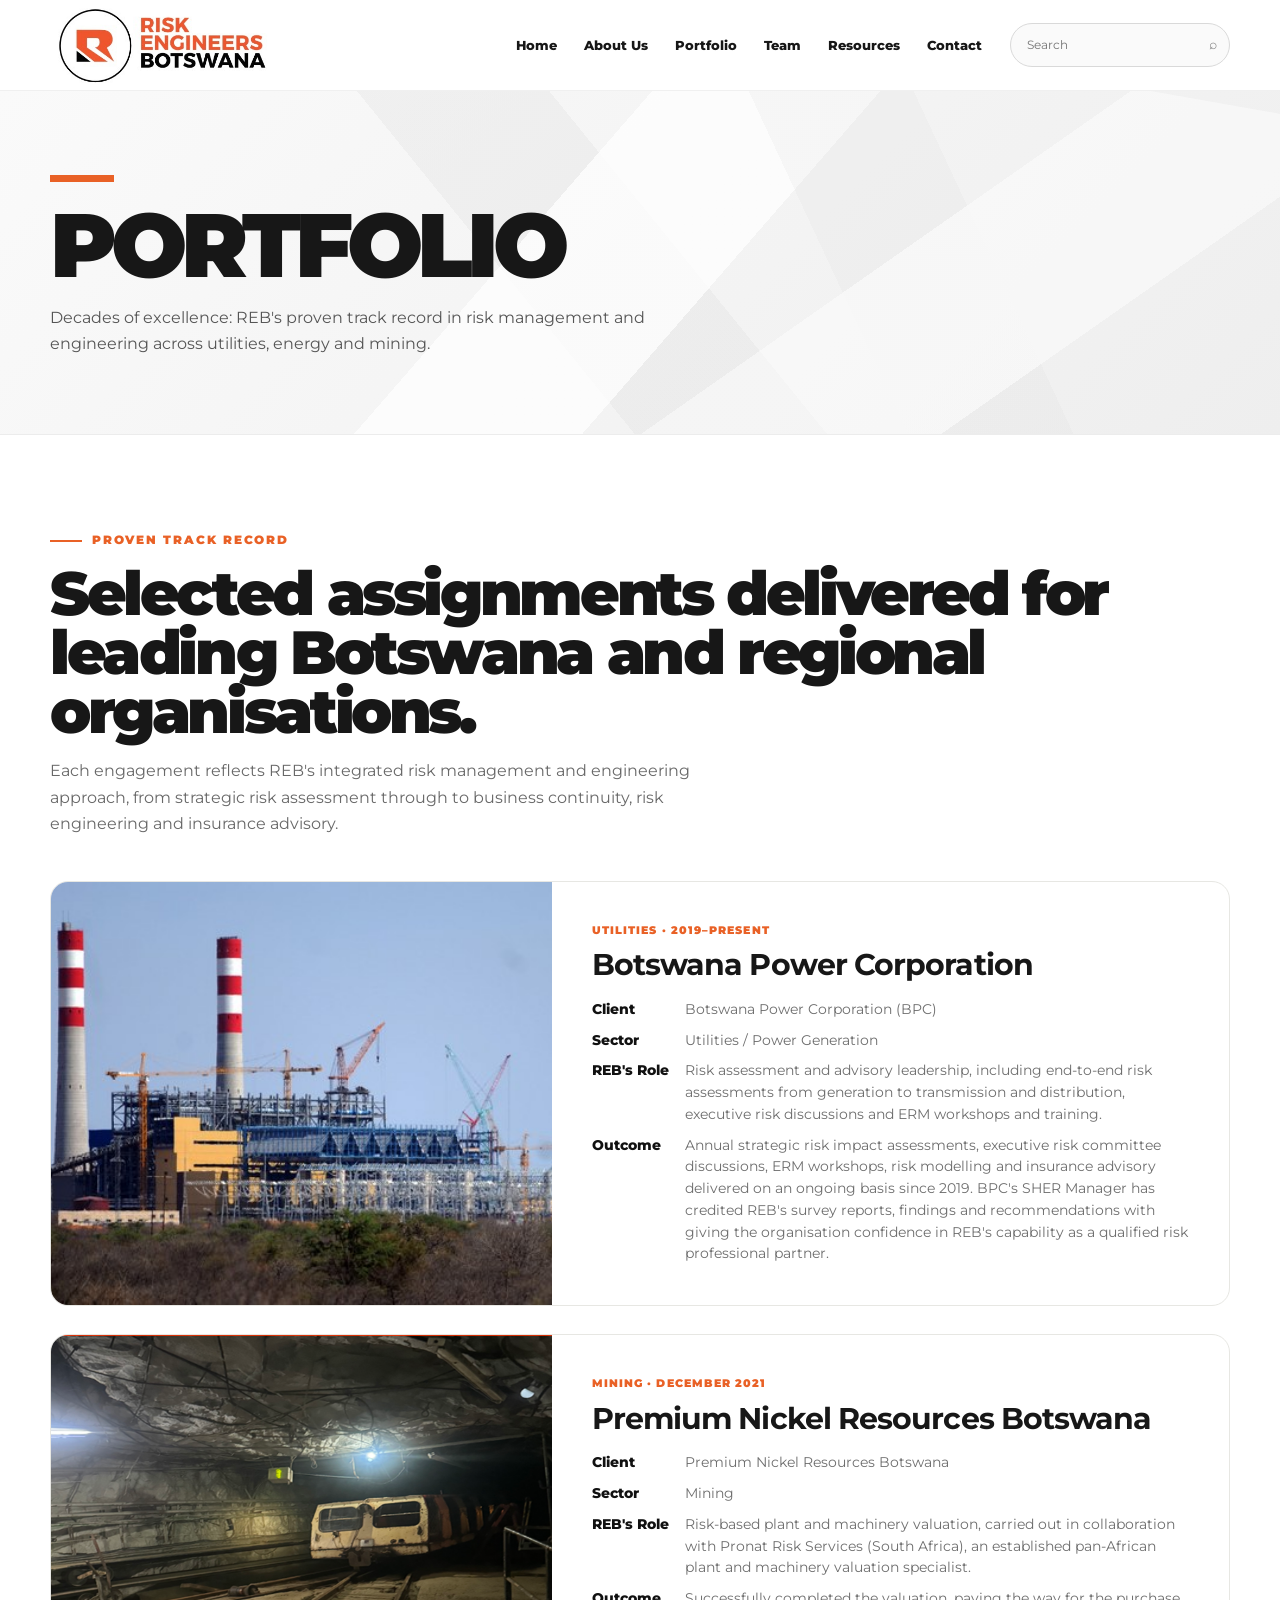
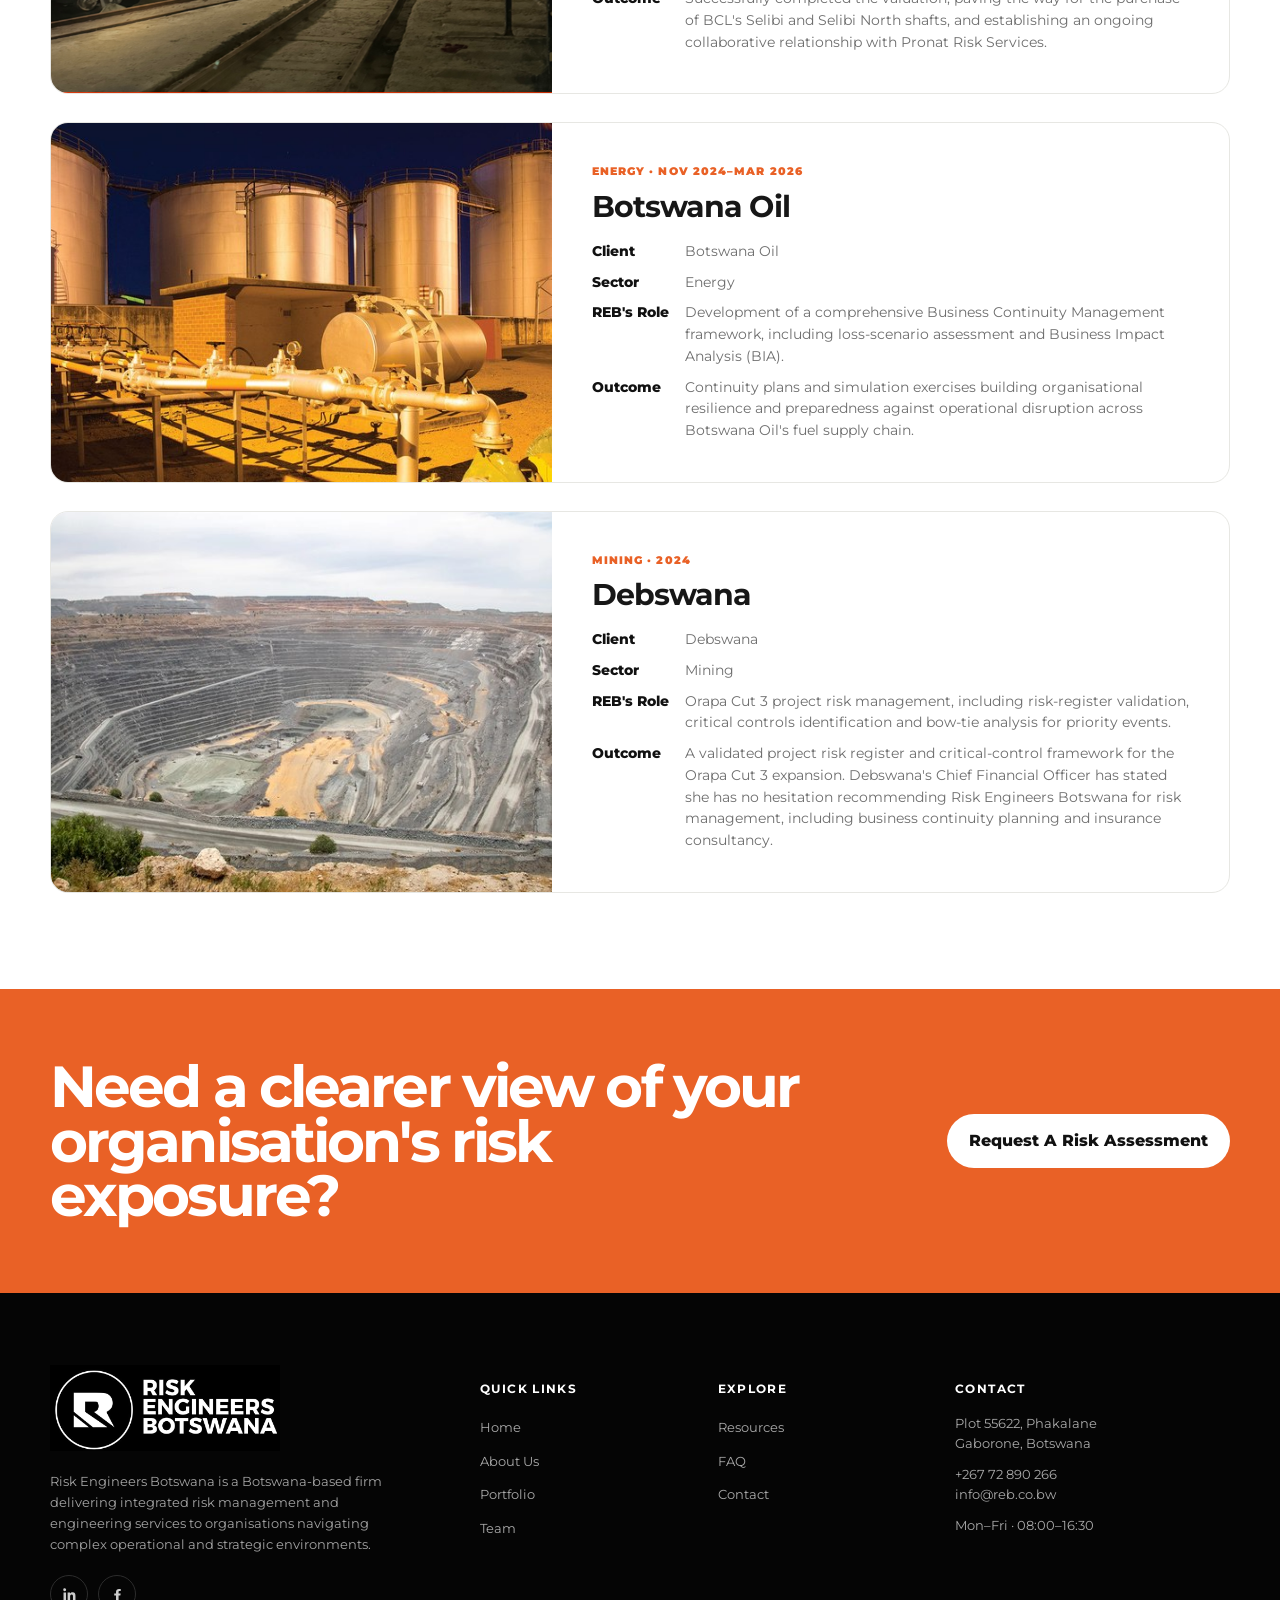
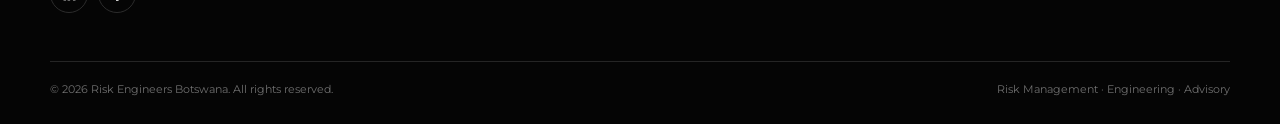
<file: portfolio.html>
<!doctype html>
<html lang="en">
  <head>
    <meta charset="utf-8" />
    <meta name="viewport" content="width=device-width,initial-scale=1" />
    <title>Risk Engineers Botswana | Portfolio</title>
    <meta
      name="description"
      content="Explore REB's proven track record across energy, mining and industrial risk and engineering projects in Botswana."
    />
    <link rel="canonical" href="https://reb.co.bw/portfolio.html" />

    <link rel="apple-touch-icon" sizes="180x180" href="/images/favicon_io/apple-touch-icon.png" />
    <link rel="icon" type="image/png" sizes="32x32" href="/images/favicon_io/favicon-32x32.png" />
    <link rel="icon" type="image/png" sizes="16x16" href="/images/favicon_io/favicon-16x16.png" />
    <link rel="manifest" href="/images/favicon_io/site.webmanifest" />
    <link rel="shortcut icon" href="/images/favicon_io/favicon.ico" type="image/x-icon" />

    <meta property="og:type" content="website" />
    <meta property="og:site_name" content="Risk Engineers Botswana" />
    <meta property="og:title" content="Risk Engineers Botswana | Portfolio" />
    <meta
      property="og:description"
      content="Explore REB's proven track record across energy, mining and industrial risk and engineering projects in Botswana."
    />
    <meta property="og:image" content="https://reb.co.bw/assets/logo-orange.jpg" />
    <meta property="og:url" content="https://reb.co.bw/portfolio.html" />
    <meta name="twitter:card" content="summary_large_image" />
    <meta name="twitter:title" content="Risk Engineers Botswana | Portfolio" />
    <meta
      name="twitter:description"
      content="Explore REB's proven track record across energy, mining and industrial risk and engineering projects in Botswana."
    />
    <meta name="twitter:image" content="https://reb.co.bw/assets/logo-orange.jpg" />

    <link rel="stylesheet" href="styles.css" />

    <!-- Google Analytics — replace G-XXXXXXXXXX with REB's GA4 Measurement ID -->
    <script async src="https://www.googletagmanager.com/gtag/js?id=G-XXXXXXXXXX"></script>
    <script>
      window.dataLayer = window.dataLayer || [];
      function gtag() {
        dataLayer.push(arguments);
      }
      gtag("js", new Date());
      gtag("config", "G-XXXXXXXXXX");
    </script>
  </head>
  <body>
    <header class="site-header">
      <div class="container nav-wrap">
        <a class="brand" href="index.html"
          ><img src="assets/logo-orange.jpg" alt="Risk Engineers Botswana"
        /></a>
        <nav class="main-nav">
          <ul>
            <li><a href="index.html">Home</a></li>
            <li><a href="about.html">About Us</a></li>
            <li><a href="portfolio.html">Portfolio</a></li>
            <li><a href="team.html">Team</a></li>
            <li><a href="resources.html">Resources</a></li>
            <li><a href="contact.html">Contact</a></li>
          </ul>
        </nav>
        <div class="search-wrap">
          <input
            class="site-search"
            type="search"
            placeholder="Search"
            aria-label="Search site"
          /><span class="search-icon">⌕</span>
          <div class="search-results"></div>
        </div>
        <button class="menu-btn" aria-label="Open navigation">
          <span></span>
        </button>
      </div>
    </header>
    <main>
      <section class="page-hero">
        <div class="container">
          <div class="orange-rule"></div>
          <h1>Portfolio</h1>
          <p>
            Decades of excellence: REB's proven track record in risk management
            and engineering across utilities, energy and mining.
          </p>
        </div>
      </section>
      <section class="section">
        <div class="container">
          <div class="eyebrow">Proven Track Record</div>
          <h2 class="display">
            Selected assignments delivered for leading Botswana and regional
            organisations.
          </h2>
          <p class="lead">
            Each engagement reflects REB's integrated risk management and
            engineering approach, from strategic risk assessment through to
            business continuity, risk engineering and insurance advisory.
          </p>
          <div class="project-feature-grid">
            <article class="project-feature" id="bpc">
              <img
                src="assets/project-bpc.jpg"
                alt="Botswana Power Corporation"
              />
              <div class="project-feature-body">
                <div class="meta">Utilities · 2019–Present</div>
                <h3>Botswana Power Corporation</h3>
                <dl>
                  <dt>Client</dt>
                  <dd>Botswana Power Corporation (BPC)</dd>
                  <dt>Sector</dt>
                  <dd>Utilities / Power Generation</dd>
                  <dt>REB's Role</dt>
                  <dd>
                    Risk assessment and advisory leadership, including
                    end-to-end risk assessments from generation to transmission
                    and distribution, executive risk discussions and ERM
                    workshops and training.
                  </dd>
                  <dt>Outcome</dt>
                  <dd>
                    Annual strategic risk impact assessments, executive risk
                    committee discussions, ERM workshops, risk modelling and
                    insurance advisory delivered on an ongoing basis since 2019.
                    BPC's SHER Manager has credited REB's survey reports,
                    findings and recommendations with giving the organisation
                    confidence in REB's capability as a qualified risk
                    professional partner.
                  </dd>
                </dl>
              </div>
            </article>

            <article class="project-feature" id="premium-nickel">
              <img
                src="assets/project-premium-nickel.png"
                alt="Premium Nickel Resources Botswana mine shaft"
              />
              <div class="project-feature-body">
                <div class="meta">Mining · December 2021</div>
                <h3>Premium Nickel Resources Botswana</h3>
                <dl>
                  <dt>Client</dt>
                  <dd>Premium Nickel Resources Botswana</dd>
                  <dt>Sector</dt>
                  <dd>Mining</dd>
                  <dt>REB's Role</dt>
                  <dd>
                    Risk-based plant and machinery valuation, carried out in
                    collaboration with Pronat Risk Services (South Africa), an
                    established pan-African plant and machinery valuation
                    specialist.
                  </dd>
                  <dt>Outcome</dt>
                  <dd>
                    Successfully completed the valuation, paving the way for the
                    purchase of BCL's Selibi and Selibi North shafts, and
                    establishing an ongoing collaborative relationship with
                    Pronat Risk Services.
                  </dd>
                </dl>
              </div>
            </article>

            <article class="project-feature" id="botswana-oil">
              <img src="assets/project-botswana-oil.jpg" alt="Botswana Oil" />
              <div class="project-feature-body">
                <div class="meta">Energy · Nov 2024–Mar 2026</div>
                <h3>Botswana Oil</h3>
                <dl>
                  <dt>Client</dt>
                  <dd>Botswana Oil</dd>
                  <dt>Sector</dt>
                  <dd>Energy</dd>
                  <dt>REB's Role</dt>
                  <dd>
                    Development of a comprehensive Business Continuity
                    Management framework, including loss-scenario assessment and
                    Business Impact Analysis (BIA).
                  </dd>
                  <dt>Outcome</dt>
                  <dd>
                    Continuity plans and simulation exercises building
                    organisational resilience and preparedness against
                    operational disruption across Botswana Oil's fuel supply
                    chain.
                  </dd>
                </dl>
              </div>
            </article>

            <article class="project-feature" id="debswana">
              <img src="assets/project-debswana.jpg" alt="Debswana" />
              <div class="project-feature-body">
                <div class="meta">Mining · 2024</div>
                <h3>Debswana</h3>
                <dl>
                  <dt>Client</dt>
                  <dd>Debswana</dd>
                  <dt>Sector</dt>
                  <dd>Mining</dd>
                  <dt>REB's Role</dt>
                  <dd>
                    Orapa Cut 3 project risk management, including risk-register
                    validation, critical controls identification and bow-tie
                    analysis for priority events.
                  </dd>
                  <dt>Outcome</dt>
                  <dd>
                    A validated project risk register and critical-control
                    framework for the Orapa Cut 3 expansion. Debswana's Chief
                    Financial Officer has stated she has no hesitation
                    recommending Risk Engineers Botswana for risk management,
                    including business continuity planning and insurance
                    consultancy.
                  </dd>
                </dl>
              </div>
            </article>
          </div>
        </div>
      </section>
      <section class="cta-band">
        <div class="container cta-row">
          <h2>Need a clearer view of your organisation's risk exposure?</h2>
          <a class="btn" href="contact.html">Request A Risk Assessment</a>
        </div>
      </section>
    </main>
    <footer>
      <div class="container">
        <div class="footer-grid">
          <div class="footer-about">
            <a class="footer-logo" href="index.html"
              ><img src="assets/logo-black.jpg" alt="Risk Engineers Botswana"
            /></a>
            <p>
              Risk Engineers Botswana is a Botswana-based firm delivering
              integrated risk management and engineering services to
              organisations navigating complex operational and strategic
              environments.
            </p>
            <div class="footer-social">
              <a
                href="https://linkedin.com/company/risk-engineers-botswana/"
                target="_blank"
                rel="noopener"
                aria-label="REB on LinkedIn"
                ><svg viewBox="0 0 24 24">
                  <path
                    d="M20.45 20.45h-3.56v-5.57c0-1.33-.02-3.04-1.85-3.04-1.86 0-2.14 1.45-2.14 2.94v5.67H9.34V9h3.41v1.56h.05c.48-.9 1.64-1.85 3.37-1.85 3.6 0 4.27 2.37 4.27 5.46v6.28zM5.34 7.43a2.07 2.07 0 1 1 0-4.13 2.07 2.07 0 0 1 0 4.13zM7.12 20.45H3.56V9h3.56v11.45z"
                  /></svg></a
              ><a
                href="https://www.facebook.com/people/Risk-Engineers-Botswana/61576205062176/?_rdr"
                target="_blank"
                rel="noopener"
                aria-label="REB on Facebook"
                ><svg viewBox="0 0 24 24">
                  <path
                    d="M13.5 21v-7.5h2.5l.5-3h-3V8.5c0-.87.24-1.46 1.5-1.46H16.6V4.36C16.3 4.32 15.3 4.25 14.1 4.25c-2.5 0-4.2 1.53-4.2 4.33V10.5H7.4v3h2.5V21h3.6z"
                  /></svg></a>
            </div>
          </div>
          <div class="footer">
            <h4>Quick Links</h4>
            <ul>
              <li><a href="index.html">Home</a></li>
              <li><a href="about.html">About Us</a></li>
              <li><a href="portfolio.html">Portfolio</a></li>
              <li><a href="team.html">Team</a></li>
            </ul>
          </div>
          <div class="footer">
            <h4>Explore</h4>
            <ul>
              <li><a href="resources.html">Resources</a></li>
              <li><a href="about.html#faq">FAQ</a></li>
              <li><a href="contact.html">Contact</a></li>
            </ul>
          </div>
          <div class="footer">
            <h4>Contact</h4>
            <div class="line">
              Plot 55622, Phakalane<br />Gaborone, Botswana
            </div>
            <div class="line" style="margin-top: 10px">+267 72 890 266</div>
            <div class="line">info@reb.co.bw</div>
            <div class="line" style="margin-top: 10px">
              Mon–Fri · 08:00–16:30
            </div>
          </div>
        </div>
        <div class="footer-bottom">
          <span
            >© <span data-year></span> Risk Engineers Botswana. All rights
            reserved.</span
          ><span>Risk Management · Engineering · Advisory</span>
        </div>
      </div>
    </footer>
    <script src="script.js"></script>
  </body>
</html>
</file>
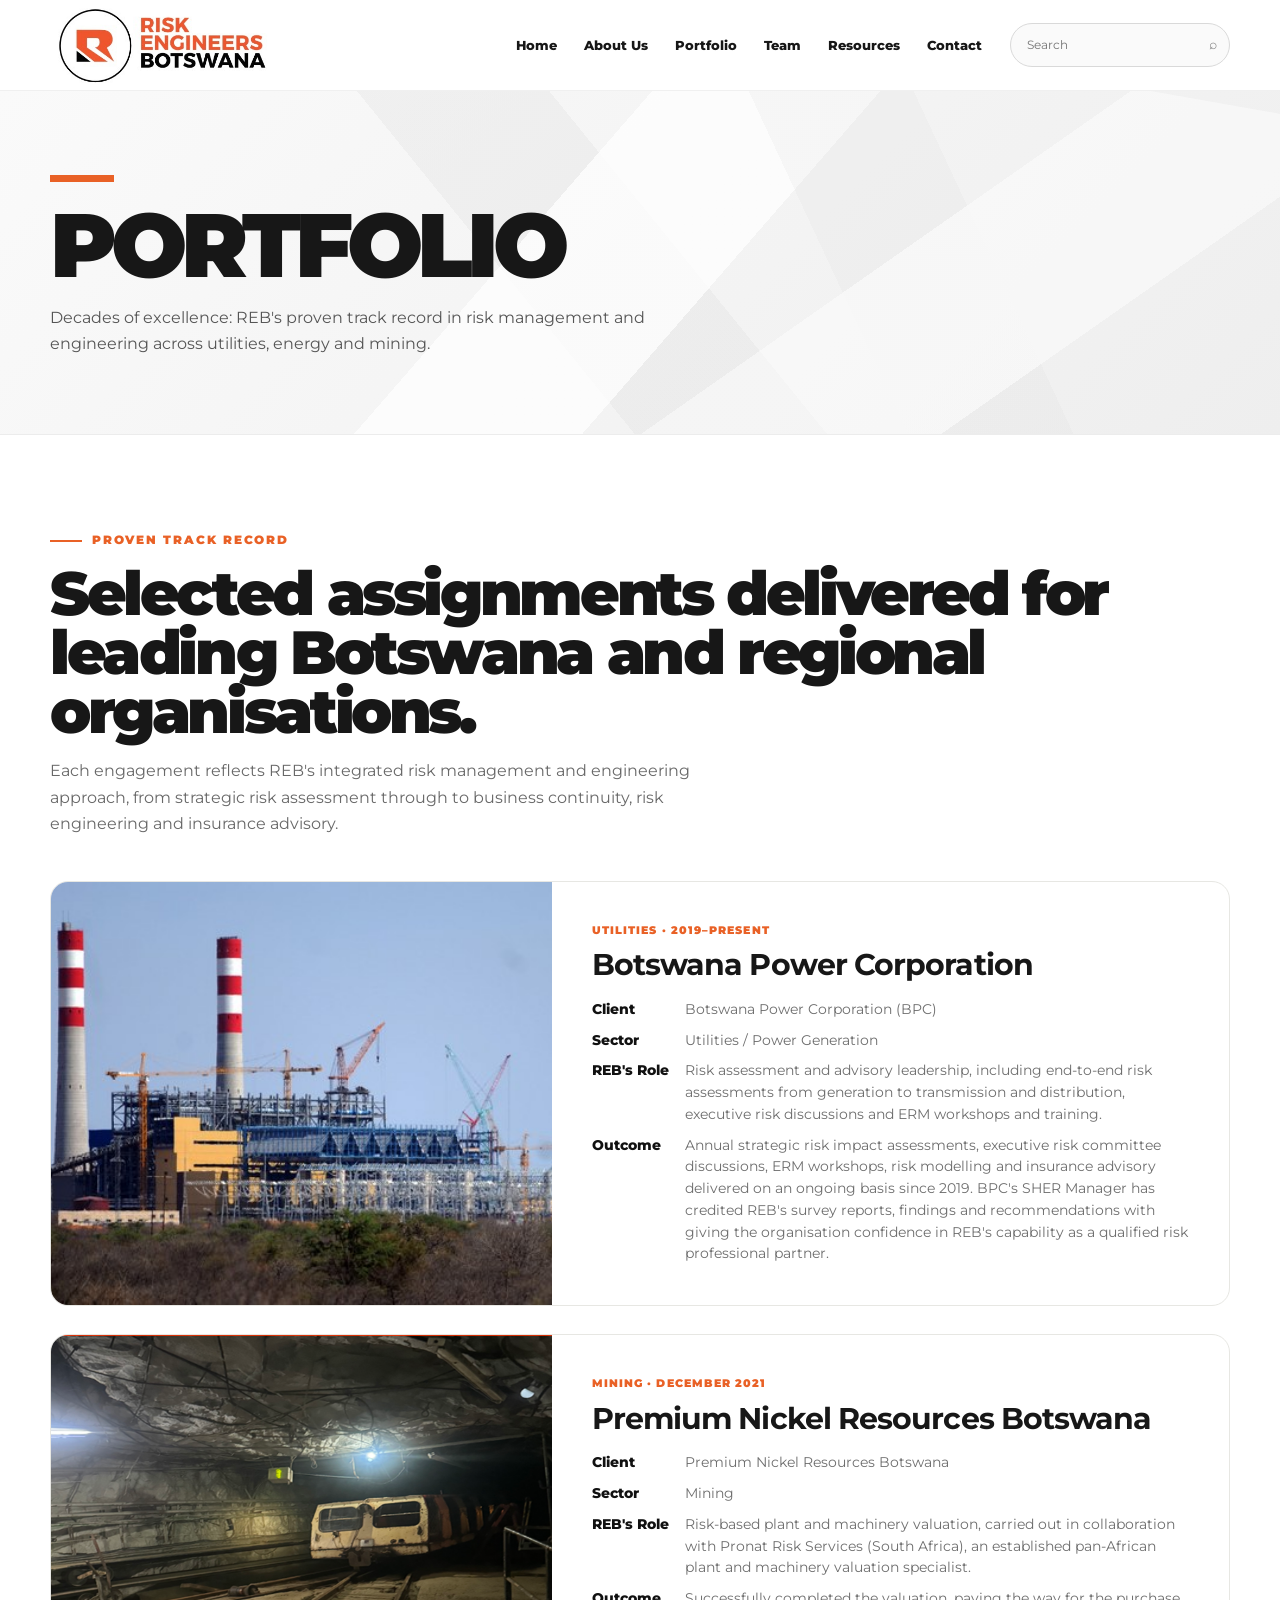
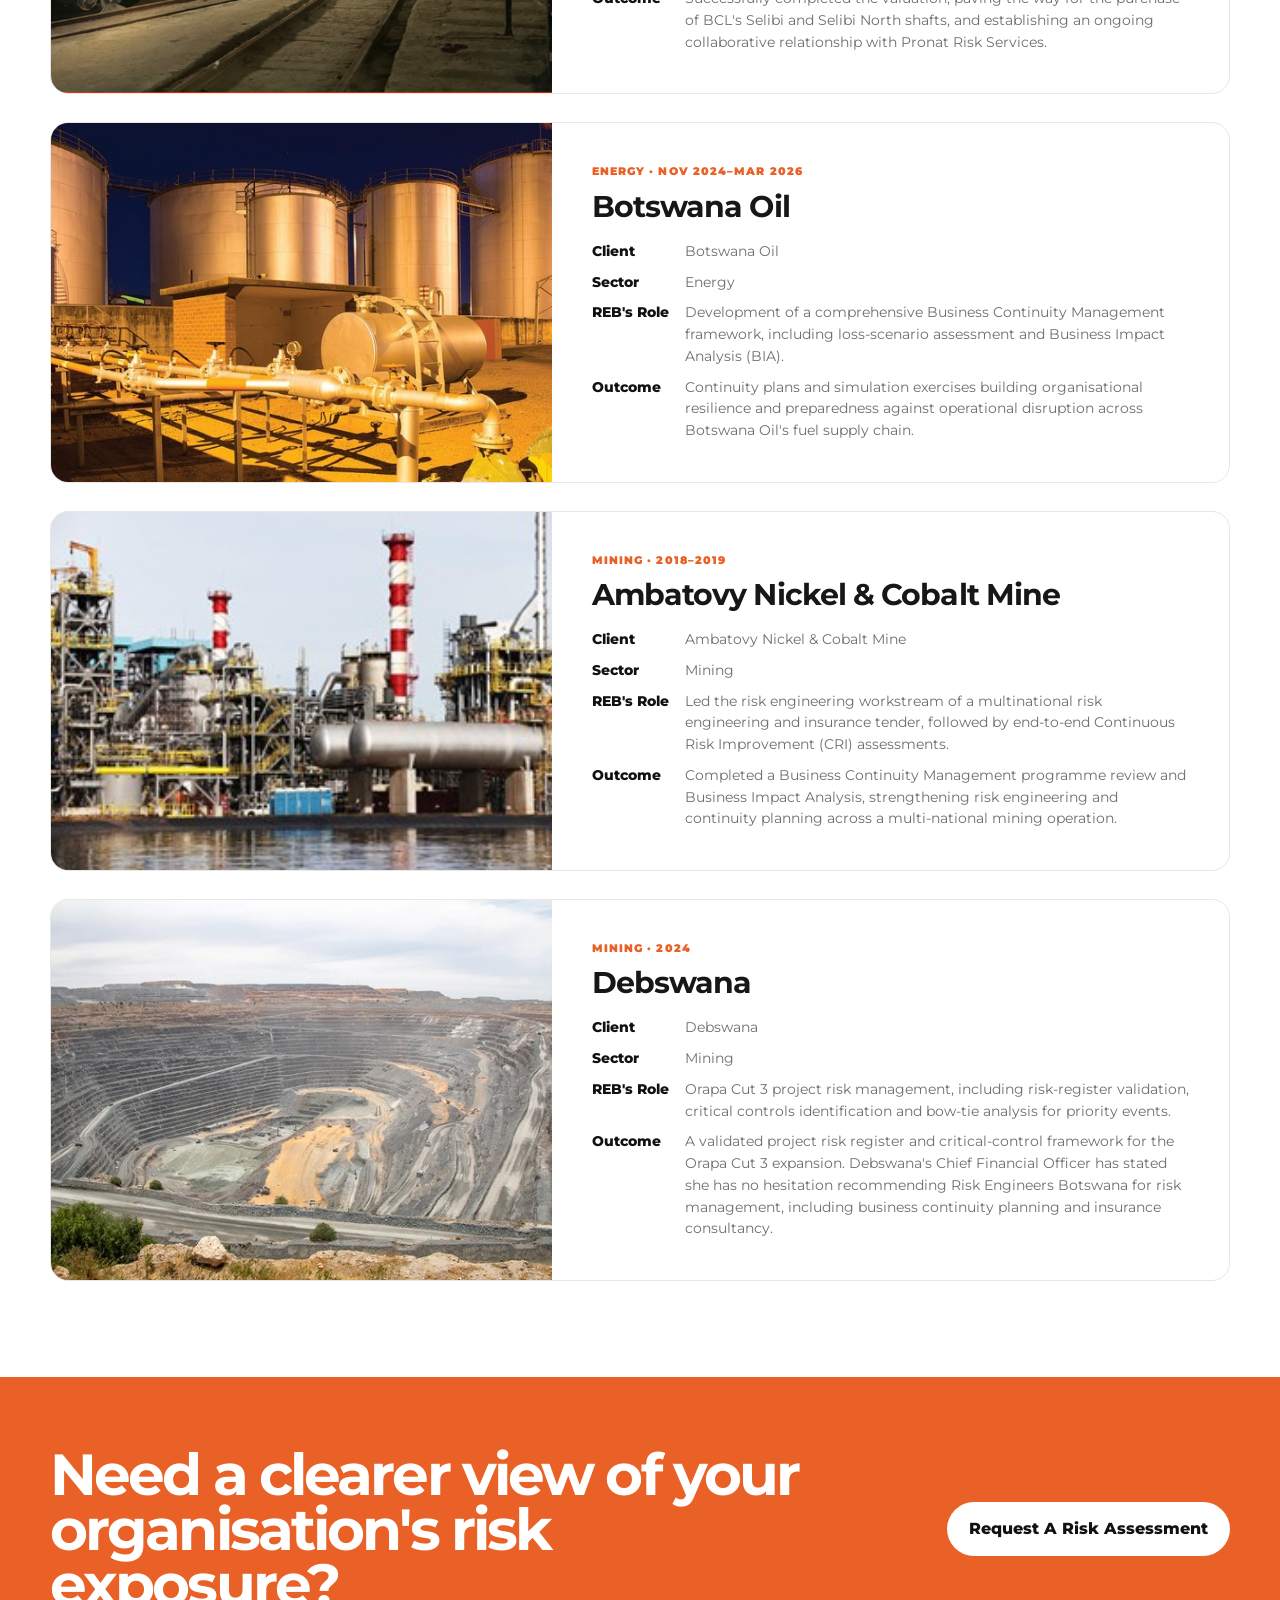
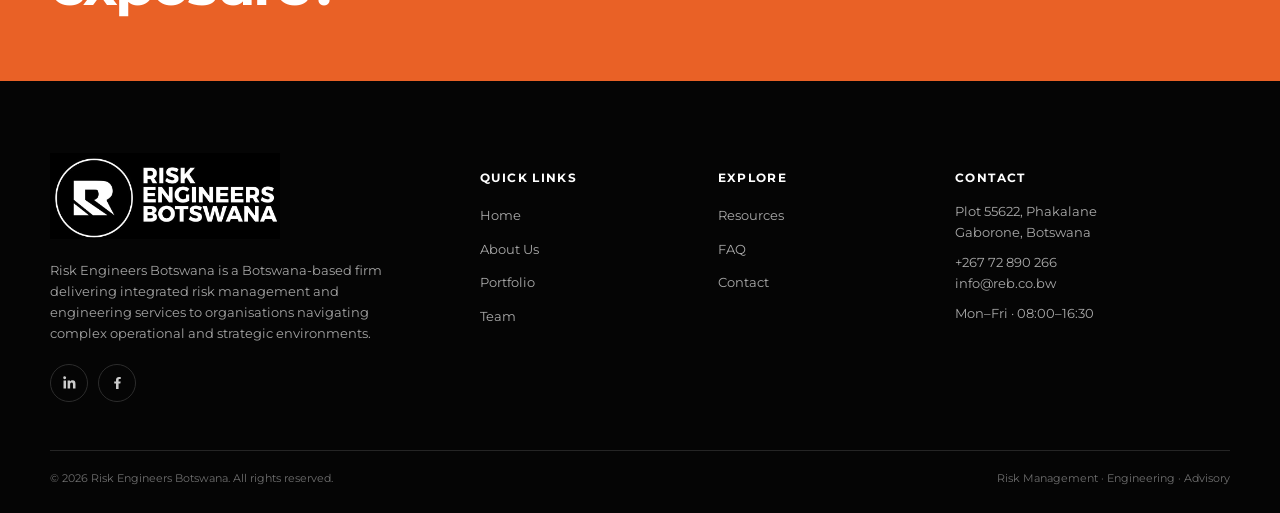
<file: projects.html>
<!doctype html>
<html lang="en">
  <head>
    <meta charset="utf-8" />
    <meta name="viewport" content="width=device-width,initial-scale=1" />
    <title>Risk Engineers Botswana | Portfolio</title>
    <meta
      name="description"
      content="Explore REB's proven track record across energy, mining and industrial risk and engineering projects in Botswana."
    />
    <link rel="canonical" href="https://reb.co.bw/projects.html" />

    <link rel="apple-touch-icon" sizes="180x180" href="/images/favicon_io/apple-touch-icon.png" />
    <link rel="icon" type="image/png" sizes="32x32" href="/images/favicon_io/favicon-32x32.png" />
    <link rel="icon" type="image/png" sizes="16x16" href="/images/favicon_io/favicon-16x16.png" />
    <link rel="manifest" href="/images/favicon_io/site.webmanifest" />
    <link rel="shortcut icon" href="/images/favicon_io/favicon.ico" type="image/x-icon" />

    <meta property="og:type" content="website" />
    <meta property="og:site_name" content="Risk Engineers Botswana" />
    <meta property="og:title" content="Risk Engineers Botswana | Portfolio" />
    <meta
      property="og:description"
      content="Explore REB's proven track record across energy, mining and industrial risk and engineering projects in Botswana."
    />
    <meta property="og:image" content="https://reb.co.bw/assets/logo-orange.jpg" />
    <meta property="og:url" content="https://reb.co.bw/projects.html" />
    <meta name="twitter:card" content="summary_large_image" />
    <meta name="twitter:title" content="Risk Engineers Botswana | Portfolio" />
    <meta
      name="twitter:description"
      content="Explore REB's proven track record across energy, mining and industrial risk and engineering projects in Botswana."
    />
    <meta name="twitter:image" content="https://reb.co.bw/assets/logo-orange.jpg" />

    <link rel="stylesheet" href="styles.css" />

    <!-- Google Analytics — replace G-XXXXXXXXXX with REB's GA4 Measurement ID -->
    <script async src="https://www.googletagmanager.com/gtag/js?id=G-XXXXXXXXXX"></script>
    <script>
      window.dataLayer = window.dataLayer || [];
      function gtag() {
        dataLayer.push(arguments);
      }
      gtag("js", new Date());
      gtag("config", "G-XXXXXXXXXX");
    </script>
  </head>
  <body>
    <header class="site-header">
      <div class="container nav-wrap">
        <a class="brand" href="index.html"
          ><img src="assets/logo-orange.jpg" alt="Risk Engineers Botswana"
        /></a>
        <nav class="main-nav">
          <ul>
            <li><a href="index.html">Home</a></li>
            <li><a href="about.html">About Us</a></li>
            <li><a href="projects.html">Portfolio</a></li>
            <li><a href="team.html">Team</a></li>
            <li><a href="resources.html">Resources</a></li>
            <li><a href="contact.html">Contact</a></li>
          </ul>
        </nav>
        <div class="search-wrap">
          <input
            class="site-search"
            type="search"
            placeholder="Search"
            aria-label="Search site"
          /><span class="search-icon">⌕</span>
          <div class="search-results"></div>
        </div>
        <button class="menu-btn" aria-label="Open navigation">
          <span></span>
        </button>
      </div>
    </header>
    <main>
      <section class="page-hero">
        <div class="container">
          <div class="orange-rule"></div>
          <h1>Portfolio</h1>
          <p>
            Decades of excellence: REB's proven track record in risk management
            and engineering across utilities, energy and mining.
          </p>
        </div>
      </section>
      <section class="section">
        <div class="container">
          <div class="eyebrow">Proven Track Record</div>
          <h2 class="display">
            Selected assignments delivered for leading Botswana and regional
            organisations.
          </h2>
          <p class="lead">
            Each engagement reflects REB's integrated risk management and
            engineering approach, from strategic risk assessment through to
            business continuity, risk engineering and insurance advisory.
          </p>
          <div class="project-feature-grid">
            <article class="project-feature" id="bpc">
              <img
                src="assets/project-bpc.jpg"
                alt="Botswana Power Corporation"
              />
              <div class="project-feature-body">
                <div class="meta">Utilities · 2019–Present</div>
                <h3>Botswana Power Corporation</h3>
                <dl>
                  <dt>Client</dt>
                  <dd>Botswana Power Corporation (BPC)</dd>
                  <dt>Sector</dt>
                  <dd>Utilities / Power Generation</dd>
                  <dt>REB's Role</dt>
                  <dd>
                    Risk assessment and advisory leadership, including
                    end-to-end risk assessments from generation to transmission
                    and distribution, executive risk discussions and ERM
                    workshops and training.
                  </dd>
                  <dt>Outcome</dt>
                  <dd>
                    Annual strategic risk impact assessments, executive risk
                    committee discussions, ERM workshops, risk modelling and
                    insurance advisory delivered on an ongoing basis since 2019.
                    BPC's SHER Manager has credited REB's survey reports,
                    findings and recommendations with giving the organisation
                    confidence in REB's capability as a qualified risk
                    professional partner.
                  </dd>
                </dl>
              </div>
            </article>

            <article class="project-feature" id="premium-nickel">
              <img
                src="assets/project-premium-nickel.png"
                alt="Premium Nickel Resources Botswana mine shaft"
              />
              <div class="project-feature-body">
                <div class="meta">Mining · December 2021</div>
                <h3>Premium Nickel Resources Botswana</h3>
                <dl>
                  <dt>Client</dt>
                  <dd>Premium Nickel Resources Botswana</dd>
                  <dt>Sector</dt>
                  <dd>Mining</dd>
                  <dt>REB's Role</dt>
                  <dd>
                    Risk-based plant and machinery valuation, carried out in
                    collaboration with Pronat Risk Services (South Africa), an
                    established pan-African plant and machinery valuation
                    specialist.
                  </dd>
                  <dt>Outcome</dt>
                  <dd>
                    Successfully completed the valuation, paving the way for the
                    purchase of BCL's Selibi and Selibi North shafts, and
                    establishing an ongoing collaborative relationship with
                    Pronat Risk Services.
                  </dd>
                </dl>
              </div>
            </article>

            <article class="project-feature" id="botswana-oil">
              <img src="assets/project-botswana-oil.jpg" alt="Botswana Oil" />
              <div class="project-feature-body">
                <div class="meta">Energy · Nov 2024–Mar 2026</div>
                <h3>Botswana Oil</h3>
                <dl>
                  <dt>Client</dt>
                  <dd>Botswana Oil</dd>
                  <dt>Sector</dt>
                  <dd>Energy</dd>
                  <dt>REB's Role</dt>
                  <dd>
                    Development of a comprehensive Business Continuity
                    Management framework, including loss-scenario assessment and
                    Business Impact Analysis (BIA).
                  </dd>
                  <dt>Outcome</dt>
                  <dd>
                    Continuity plans and simulation exercises building
                    organisational resilience and preparedness against
                    operational disruption across Botswana Oil's fuel supply
                    chain.
                  </dd>
                </dl>
              </div>
            </article>

            <article class="project-feature" id="ambatovy">
              <img
                src="assets/project-ambatovy.jpg"
                alt="Ambatovy Nickel and Cobalt Mine"
              />
              <div class="project-feature-body">
                <div class="meta">Mining · 2018–2019</div>
                <h3>Ambatovy Nickel & Cobalt Mine</h3>
                <dl>
                  <dt>Client</dt>
                  <dd>Ambatovy Nickel & Cobalt Mine</dd>
                  <dt>Sector</dt>
                  <dd>Mining</dd>
                  <dt>REB's Role</dt>
                  <dd>
                    Led the risk engineering workstream of a multinational risk
                    engineering and insurance tender, followed by end-to-end
                    Continuous Risk Improvement (CRI) assessments.
                  </dd>
                  <dt>Outcome</dt>
                  <dd>
                    Completed a Business Continuity Management programme review
                    and Business Impact Analysis, strengthening risk engineering
                    and continuity planning across a multi-national mining
                    operation.
                  </dd>
                </dl>
              </div>
            </article>

            <article class="project-feature" id="debswana">
              <img src="assets/project-debswana.jpg" alt="Debswana" />
              <div class="project-feature-body">
                <div class="meta">Mining · 2024</div>
                <h3>Debswana</h3>
                <dl>
                  <dt>Client</dt>
                  <dd>Debswana</dd>
                  <dt>Sector</dt>
                  <dd>Mining</dd>
                  <dt>REB's Role</dt>
                  <dd>
                    Orapa Cut 3 project risk management, including risk-register
                    validation, critical controls identification and bow-tie
                    analysis for priority events.
                  </dd>
                  <dt>Outcome</dt>
                  <dd>
                    A validated project risk register and critical-control
                    framework for the Orapa Cut 3 expansion. Debswana's Chief
                    Financial Officer has stated she has no hesitation
                    recommending Risk Engineers Botswana for risk management,
                    including business continuity planning and insurance
                    consultancy.
                  </dd>
                </dl>
              </div>
            </article>
          </div>
        </div>
      </section>
      <section class="cta-band">
        <div class="container cta-row">
          <h2>Need a clearer view of your organisation's risk exposure?</h2>
          <a class="btn" href="contact.html">Request A Risk Assessment</a>
        </div>
      </section>
    </main>
    <footer>
      <div class="container">
        <div class="footer-grid">
          <div class="footer-about">
            <a class="footer-logo" href="index.html"
              ><img src="assets/logo-black.jpg" alt="Risk Engineers Botswana"
            /></a>
            <p>
              Risk Engineers Botswana is a Botswana-based firm delivering
              integrated risk management and engineering services to
              organisations navigating complex operational and strategic
              environments.
            </p>
            <div class="footer-social">
              <a
                href="https://linkedin.com/company/risk-engineers-botswana/"
                target="_blank"
                rel="noopener"
                aria-label="REB on LinkedIn"
                ><svg viewBox="0 0 24 24">
                  <path
                    d="M20.45 20.45h-3.56v-5.57c0-1.33-.02-3.04-1.85-3.04-1.86 0-2.14 1.45-2.14 2.94v5.67H9.34V9h3.41v1.56h.05c.48-.9 1.64-1.85 3.37-1.85 3.6 0 4.27 2.37 4.27 5.46v6.28zM5.34 7.43a2.07 2.07 0 1 1 0-4.13 2.07 2.07 0 0 1 0 4.13zM7.12 20.45H3.56V9h3.56v11.45z"
                  /></svg></a
              ><a
                href="https://www.facebook.com/people/Risk-Engineers-Botswana/61576205062176/?_rdr"
                target="_blank"
                rel="noopener"
                aria-label="REB on Facebook"
                ><svg viewBox="0 0 24 24">
                  <path
                    d="M13.5 21v-7.5h2.5l.5-3h-3V8.5c0-.87.24-1.46 1.5-1.46H16.6V4.36C16.3 4.32 15.3 4.25 14.1 4.25c-2.5 0-4.2 1.53-4.2 4.33V10.5H7.4v3h2.5V21h3.6z"
                  /></svg></a>
            </div>
          </div>
          <div class="footer">
            <h4>Quick Links</h4>
            <ul>
              <li><a href="index.html">Home</a></li>
              <li><a href="about.html">About Us</a></li>
              <li><a href="projects.html">Portfolio</a></li>
              <li><a href="team.html">Team</a></li>
            </ul>
          </div>
          <div class="footer">
            <h4>Explore</h4>
            <ul>
              <li><a href="resources.html">Resources</a></li>
              <li><a href="about.html#faq">FAQ</a></li>
              <li><a href="contact.html">Contact</a></li>
            </ul>
          </div>
          <div class="footer">
            <h4>Contact</h4>
            <div class="line">
              Plot 55622, Phakalane<br />Gaborone, Botswana
            </div>
            <div class="line" style="margin-top: 10px">+267 72 890 266</div>
            <div class="line">info@reb.co.bw</div>
            <div class="line" style="margin-top: 10px">
              Mon–Fri · 08:00–16:30
            </div>
          </div>
        </div>
        <div class="footer-bottom">
          <span
            >© <span data-year></span> Risk Engineers Botswana. All rights
            reserved.</span
          ><span>Risk Management · Engineering · Advisory</span>
        </div>
      </div>
    </footer>
    <script src="script.js"></script>
  </body>
</html>
</file>
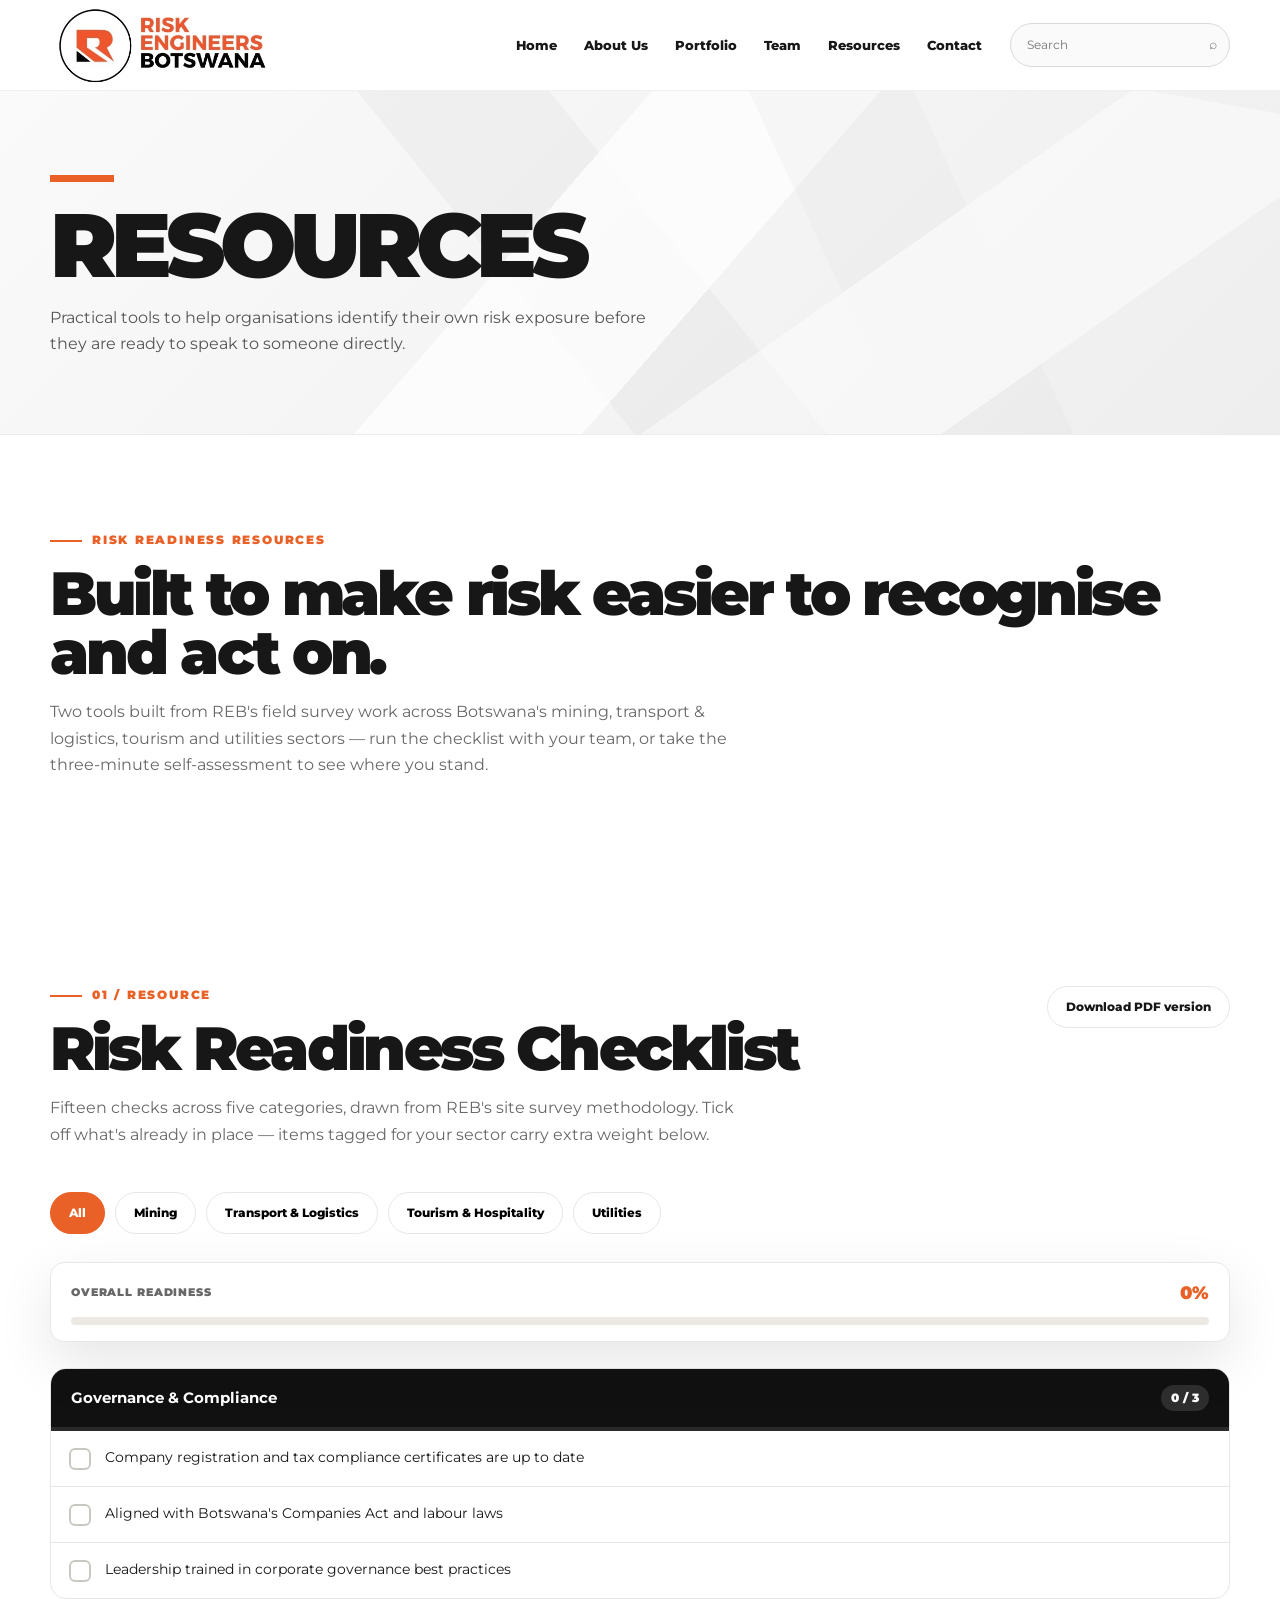
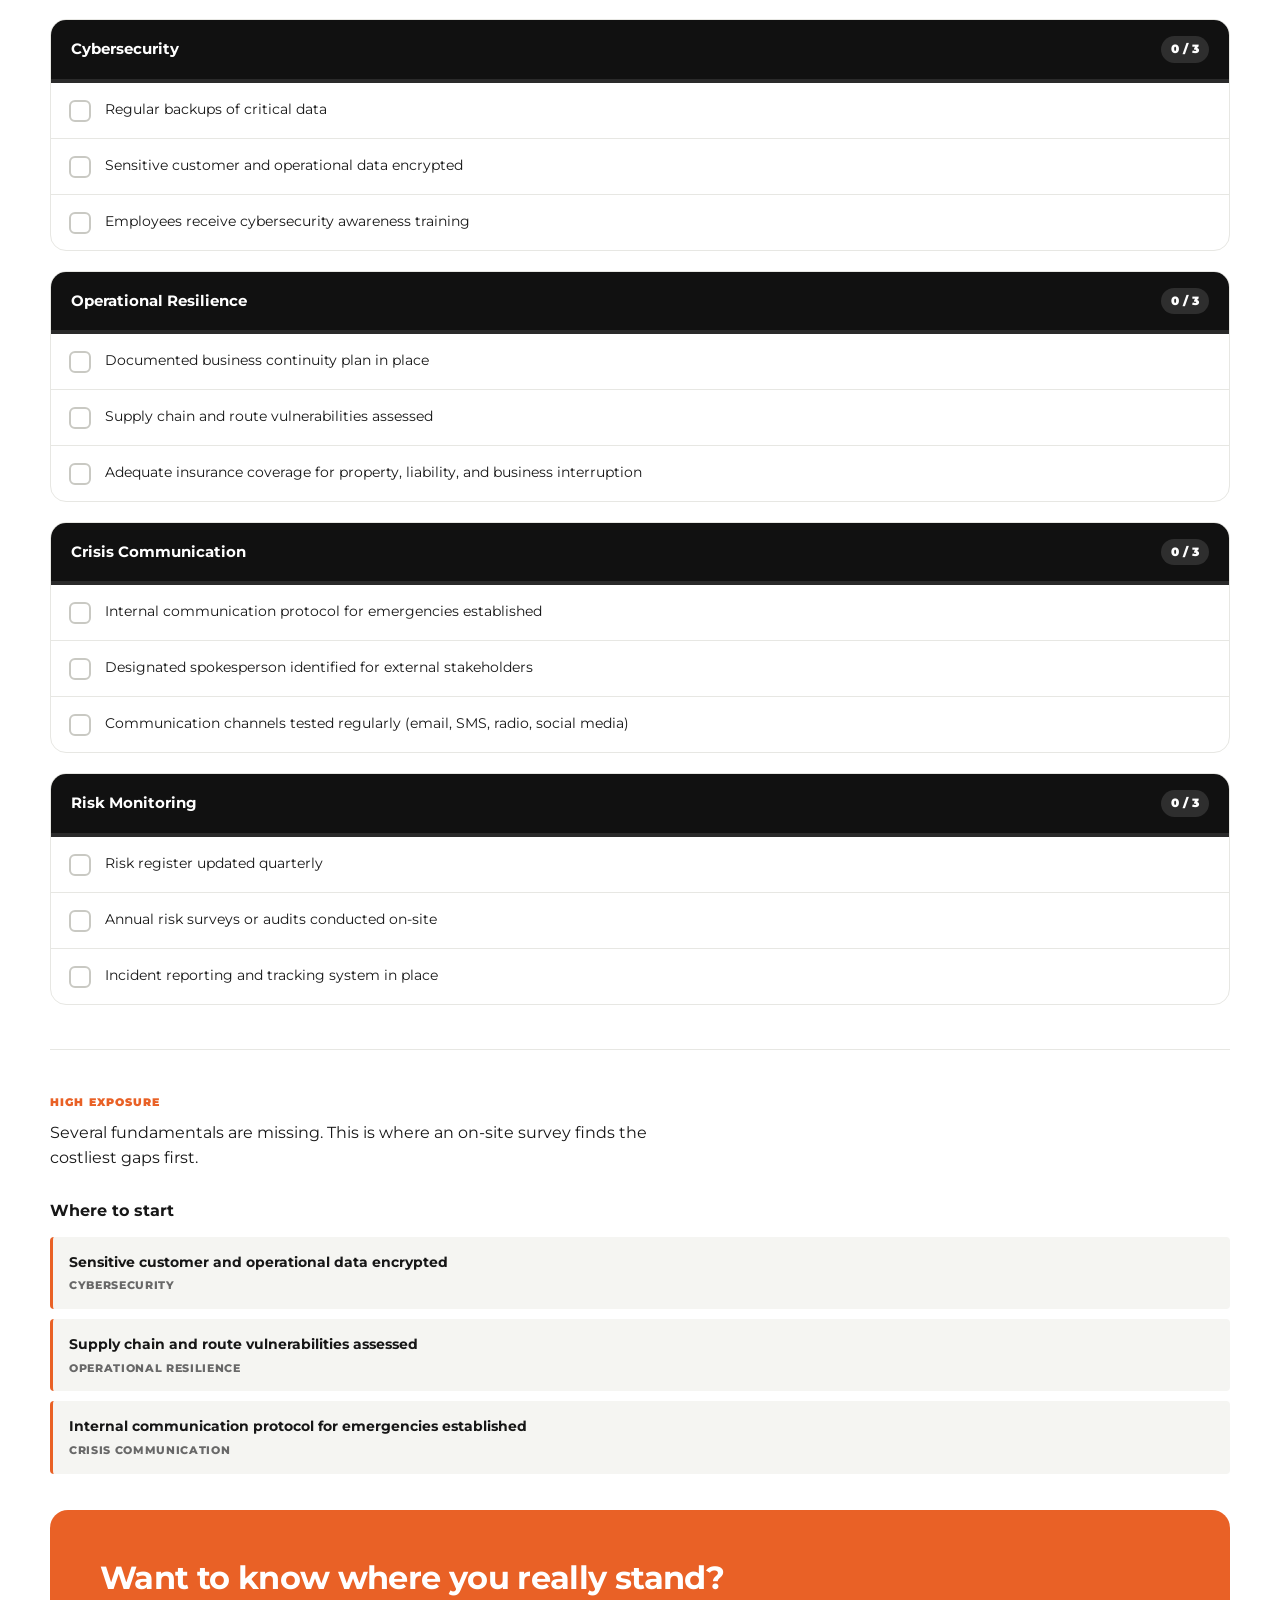
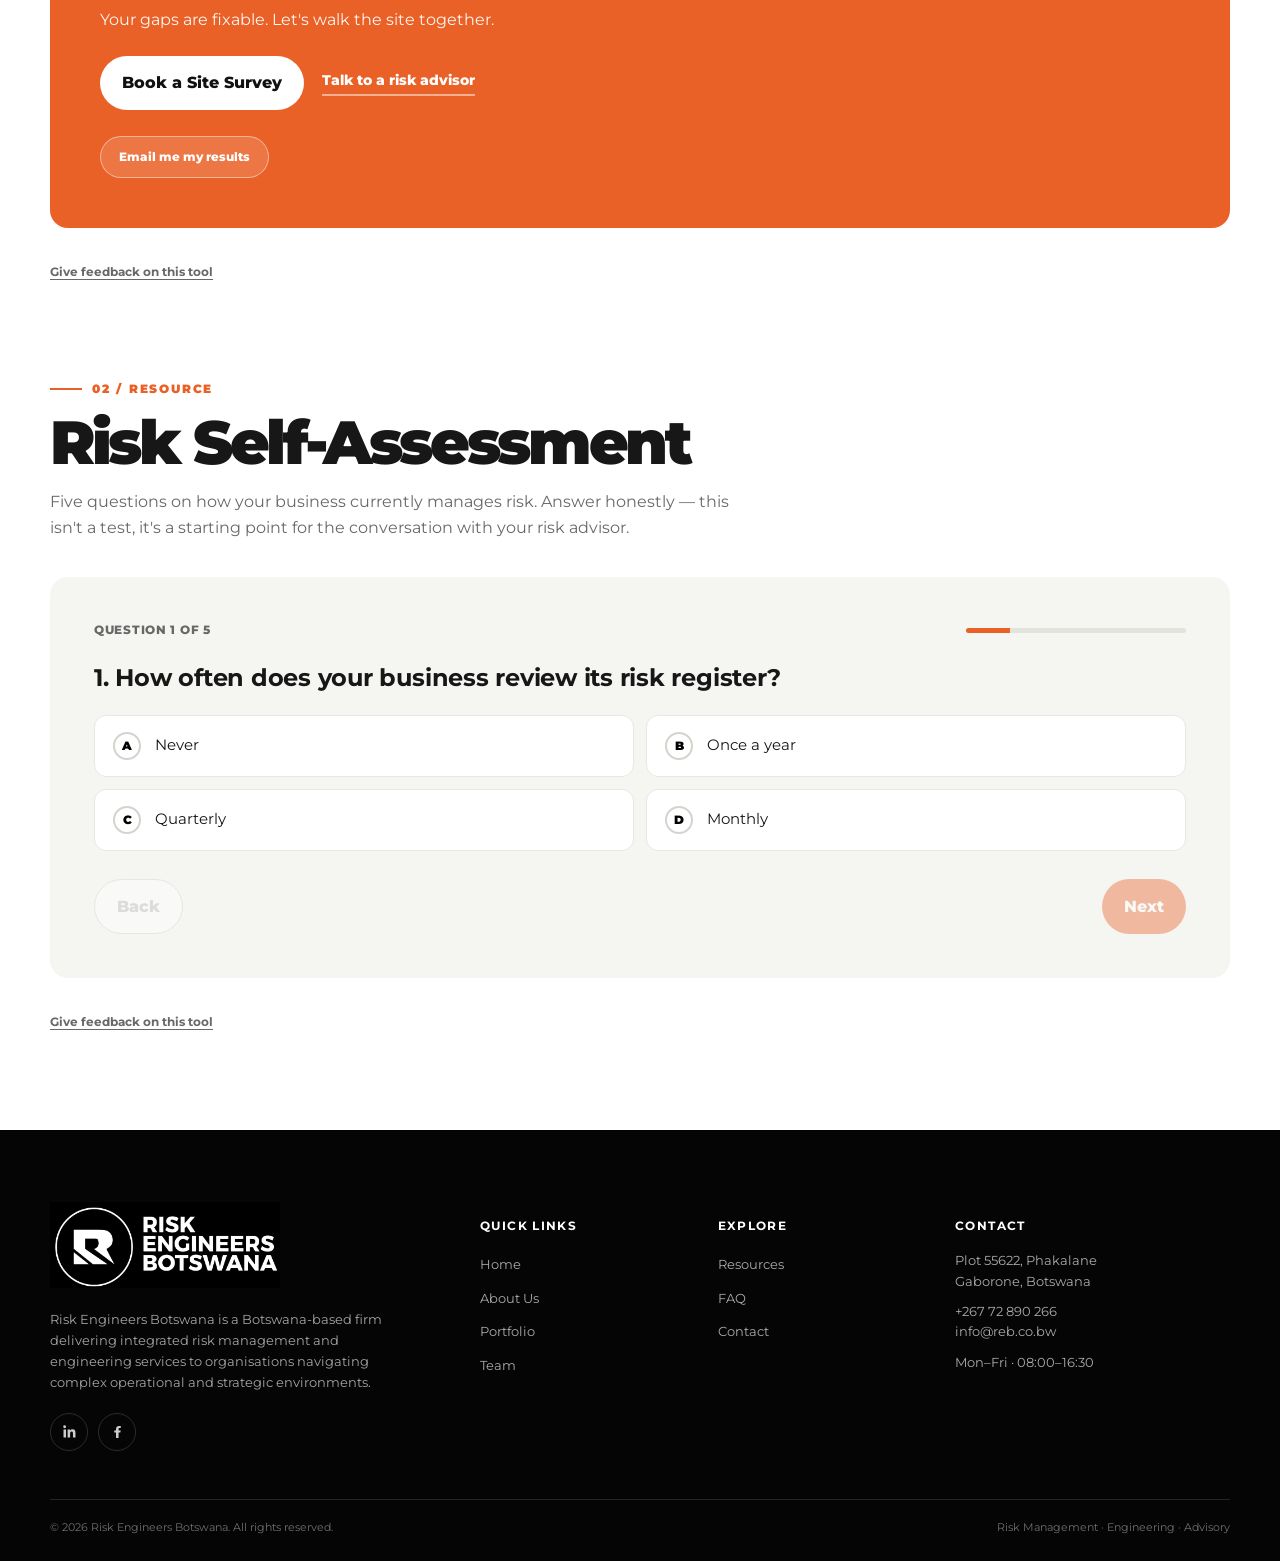
<file: resources.html>
<!doctype html>
<html lang="en">
  <head>
    <meta charset="utf-8" />
    <meta name="viewport" content="width=device-width,initial-scale=1" />
    <title>Risk Engineers Botswana | Resources</title>
    <meta
      name="description"
      content="Download REB's free Risk Readiness Checklist and assess your organisation's risk exposure."
    />
    <link rel="canonical" href="https://reb.co.bw/resources.html" />

    <link rel="apple-touch-icon" sizes="180x180" href="/images/favicon_io/apple-touch-icon.png" />
    <link rel="icon" type="image/png" sizes="32x32" href="/images/favicon_io/favicon-32x32.png" />
    <link rel="icon" type="image/png" sizes="16x16" href="/images/favicon_io/favicon-16x16.png" />
    <link rel="manifest" href="/images/favicon_io/site.webmanifest" />
    <link rel="shortcut icon" href="/images/favicon_io/favicon.ico" type="image/x-icon" />

    <meta property="og:type" content="website" />
    <meta property="og:site_name" content="Risk Engineers Botswana" />
    <meta property="og:title" content="Risk Engineers Botswana | Resources" />
    <meta
      property="og:description"
      content="Download REB's free Risk Readiness Checklist and assess your organisation's risk exposure."
    />
    <meta property="og:image" content="https://reb.co.bw/assets/logo-orange.jpg" />
    <meta property="og:url" content="https://reb.co.bw/resources.html" />
    <meta name="twitter:card" content="summary_large_image" />
    <meta name="twitter:title" content="Risk Engineers Botswana | Resources" />
    <meta
      name="twitter:description"
      content="Download REB's free Risk Readiness Checklist and assess your organisation's risk exposure."
    />
    <meta name="twitter:image" content="https://reb.co.bw/assets/logo-orange.jpg" />

    <link rel="stylesheet" href="styles.css" />
    <link rel="stylesheet" href="resources.css" />
    <noscript>
      <style>
        .reveal {
          opacity: 1 !important;
          transform: none !important;
        }
      </style>
    </noscript>

    <!-- Google Analytics — replace G-XXXXXXXXXX with REB's GA4 Measurement ID -->
    <script async src="https://www.googletagmanager.com/gtag/js?id=G-XXXXXXXXXX"></script>
    <script>
      window.dataLayer = window.dataLayer || [];
      function gtag() {
        dataLayer.push(arguments);
      }
      gtag("js", new Date());
      gtag("config", "G-XXXXXXXXXX");
    </script>
  </head>
  <body>
    <header class="site-header">
      <div class="container nav-wrap">
        <a class="brand" href="index.html"
          ><img src="assets/logo-orange.jpg" alt="Risk Engineers Botswana"
        /></a>
        <nav class="main-nav">
          <ul>
            <li><a href="index.html">Home</a></li>
            <li><a href="about.html">About Us</a></li>
            <li><a href="portfolio.html">Portfolio</a></li>
            <li><a href="team.html">Team</a></li>
            <li><a href="resources.html">Resources</a></li>
            <li><a href="contact.html">Contact</a></li>
          </ul>
        </nav>
        <div class="search-wrap">
          <input
            class="site-search"
            type="search"
            placeholder="Search"
            aria-label="Search site"
          /><span class="search-icon">⌕</span>
          <div class="search-results"></div>
        </div>
        <button class="menu-btn" aria-label="Open navigation">
          <span></span>
        </button>
      </div>
    </header>
    <main>
      <section class="page-hero">
        <div class="container">
          <div class="orange-rule"></div>
          <h1>Resources</h1>
          <p>
            Practical tools to help organisations identify their own risk
            exposure before they are ready to speak to someone directly.
          </p>
        </div>
      </section>
      <section class="section">
        <div class="container">
          <div class="eyebrow">Risk Readiness Resources</div>
          <h2 class="display">
            Built to make risk easier to recognise and act on.
          </h2>
          <p class="lead">
            Two tools built from REB's field survey work across Botswana's
            mining, transport &amp; logistics, tourism and utilities sectors —
            run the checklist with your team, or take the three-minute
            self-assessment to see where you stand.
          </p>
        </div>
      </section>

      <!-- =====================================================================
           APPLET 1 — RISK READINESS CHECKLIST
           Content is rendered by resources.js from CHECKLIST_CONFIG at the
           top of that file. Edit wording there, not here.
           ===================================================================== -->
      <section class="section applet-section" id="checklist-app" aria-labelledby="checklistHeading">
        <div class="container">
          <div class="applet-head">
            <div>
              <div class="eyebrow">01 / Resource</div>
              <h2 class="display applet-title" id="checklistHeading">
                Risk Readiness Checklist
              </h2>
              <p class="lead">
                Fifteen checks across five categories, drawn from REB's site
                survey methodology. Tick off what's already in place — items
                tagged for your sector carry extra weight below.
              </p>
            </div>
            <a class="pdf-link" href="assets/REB-Risk-Checklist.pdf" download>
              Download PDF version
            </a>
          </div>

          <div class="sector-select" id="sectorSelect" role="group" aria-label="Filter by sector"></div>

          <div class="readiness-sticky" id="readinessSticky">
            <div class="readiness-sticky-top">
              <span class="readiness-label">Overall Readiness</span>
              <span class="readiness-pct" id="readinessPct" data-val="0">0%</span>
            </div>
            <div class="readiness-bar">
              <div class="readiness-fill" id="readinessFill"></div>
            </div>
          </div>

          <div class="checklist-categories" id="checklistCategories"></div>

          <div class="applet-results reveal" id="checklistResultsPanel">
            <div class="results-band">
              <span class="band-label" id="checklistBandLabel">—</span>
              <p class="band-message" id="checklistBandMessage">
                Tick off items above to see your readiness band.
              </p>
            </div>
            <div class="where-to-start">
              <h3>Where to start</h3>
              <ol id="checklistWhereToStart"></ol>
            </div>
            <div class="cta-mount" id="checklistCtaMount"></div>
          </div>

          <button type="button" class="feedback-trigger" data-applet="Risk Readiness Checklist">
            Give feedback on this tool
          </button>
        </div>
      </section>

      <!-- =====================================================================
           APPLET 2 — RISK SELF-ASSESSMENT
           Content is rendered by resources.js from QUIZ_CONFIG at the top of
           that file. Edit wording there, not here.
           ===================================================================== -->
      <section class="section applet-section quiz-section" id="quiz-app" aria-labelledby="quizHeading">
        <div class="container">
          <div class="eyebrow">02 / Resource</div>
          <h2 class="display applet-title" id="quizHeading">Risk Self-Assessment</h2>
          <p class="lead">
            Five questions on how your business currently manages risk.
            Answer honestly — this isn't a test, it's a starting point for
            the conversation with your risk advisor.
          </p>

          <div class="quiz-shell" id="quizShell">
            <div class="quiz-progress">
              <span id="quizProgressLabel">Question 1 of 5</span>
              <div class="quiz-progress-bar">
                <div class="quiz-progress-fill" id="quizProgressFill"></div>
              </div>
            </div>
            <div class="quiz-screen-wrap" id="quizScreens"></div>
            <div class="quiz-nav">
              <button type="button" class="btn btn-outline" id="quizBackBtn" disabled>
                Back
              </button>
              <button type="button" class="btn btn-orange" id="quizNextBtn" disabled>
                Next
              </button>
            </div>
          </div>

          <div class="quiz-results reveal" id="quizResultsPanel" hidden>
            <div class="score-ring-wrap">
              <svg class="score-ring" viewBox="0 0 160 160" aria-hidden="true">
                <circle class="ring-track" cx="80" cy="80" r="70" />
                <circle class="ring-fill" id="quizRingFill" cx="80" cy="80" r="70" />
              </svg>
              <div class="score-ring-label">
                <strong id="quizScoreNum" data-val="0">0%</strong>
                <span id="quizBandLabel"></span>
              </div>
            </div>
            <p class="band-message" id="quizBandMessage"></p>
            <div class="quiz-priorities">
              <h3>Your priorities</h3>
              <ul id="quizPrioritiesList"></ul>
            </div>
            <div class="cta-mount" id="quizCtaMount"></div>
            <button type="button" class="btn btn-outline quiz-retake" id="quizRetakeBtn">
              Retake Assessment
            </button>
          </div>

          <button type="button" class="feedback-trigger" data-applet="Risk Self-Assessment">
            Give feedback on this tool
          </button>
        </div>
      </section>
    </main>

    <!-- Shared feedback modal, used by both applets above -->
    <div class="feedback-modal" id="feedbackModal" hidden>
      <div class="feedback-modal-backdrop" id="feedbackBackdrop"></div>
      <div class="feedback-modal-card" role="dialog" aria-modal="true" aria-labelledby="feedbackModalTitle">
        <button type="button" class="feedback-close" id="feedbackClose" aria-label="Close feedback form">×</button>
        <h3 id="feedbackModalTitle">Give feedback on this tool</h3>
        <p class="feedback-sub" id="feedbackApplet"></p>
        <form id="feedbackForm" novalidate>
          <div class="rating-row" role="radiogroup" aria-label="Rate this tool from 1 to 5">
            <button type="button" class="rate-btn" data-val="1" aria-pressed="false">1</button>
            <button type="button" class="rate-btn" data-val="2" aria-pressed="false">2</button>
            <button type="button" class="rate-btn" data-val="3" aria-pressed="false">3</button>
            <button type="button" class="rate-btn" data-val="4" aria-pressed="false">4</button>
            <button type="button" class="rate-btn" data-val="5" aria-pressed="false">5</button>
          </div>
          <label for="feedbackComment" class="visually-hidden">Comment</label>
          <textarea
            id="feedbackComment"
            name="comment"
            placeholder="What would make this tool more useful?"
            required
          ></textarea>
          <label for="feedbackEmail" class="visually-hidden">Email (optional)</label>
          <input id="feedbackEmail" type="email" name="email" placeholder="Email (optional)" />
          <button type="submit" class="btn btn-orange">Send Feedback</button>
          <div class="feedback-status" id="feedbackStatus" aria-live="polite"></div>
        </form>
      </div>
    </div>

    <!-- Mobile-only sticky CTA bar, shown once a visitor starts either applet -->
    <div class="mobile-cta-bar" id="mobileCtaBar">
      <span>Ready for the next step?</span>
      <a class="btn btn-orange" href="contact.html#contactForm">Book a Site Survey</a>
    </div>
    <footer>
      <div class="container">
        <div class="footer-grid">
          <div class="footer-about">
            <a class="footer-logo" href="index.html"
              ><img src="assets/logo-black.jpg" alt="Risk Engineers Botswana"
            /></a>
            <p>
              Risk Engineers Botswana is a Botswana-based firm delivering
              integrated risk management and engineering services to
              organisations navigating complex operational and strategic
              environments.
            </p>
            <div class="footer-social">
              <a
                href="https://linkedin.com/company/risk-engineers-botswana/"
                target="_blank"
                rel="noopener"
                aria-label="REB on LinkedIn"
                ><svg viewBox="0 0 24 24">
                  <path
                    d="M20.45 20.45h-3.56v-5.57c0-1.33-.02-3.04-1.85-3.04-1.86 0-2.14 1.45-2.14 2.94v5.67H9.34V9h3.41v1.56h.05c.48-.9 1.64-1.85 3.37-1.85 3.6 0 4.27 2.37 4.27 5.46v6.28zM5.34 7.43a2.07 2.07 0 1 1 0-4.13 2.07 2.07 0 0 1 0 4.13zM7.12 20.45H3.56V9h3.56v11.45z"
                  /></svg></a
              ><a
                href="https://www.facebook.com/people/Risk-Engineers-Botswana/61576205062176/?_rdr"
                target="_blank"
                rel="noopener"
                aria-label="REB on Facebook"
                ><svg viewBox="0 0 24 24">
                  <path
                    d="M13.5 21v-7.5h2.5l.5-3h-3V8.5c0-.87.24-1.46 1.5-1.46H16.6V4.36C16.3 4.32 15.3 4.25 14.1 4.25c-2.5 0-4.2 1.53-4.2 4.33V10.5H7.4v3h2.5V21h3.6z"
                  /></svg></a>
            </div>
          </div>
          <div class="footer">
            <h4>Quick Links</h4>
            <ul>
              <li><a href="index.html">Home</a></li>
              <li><a href="about.html">About Us</a></li>
              <li><a href="portfolio.html">Portfolio</a></li>
              <li><a href="team.html">Team</a></li>
            </ul>
          </div>
          <div class="footer">
            <h4>Explore</h4>
            <ul>
              <li><a href="resources.html">Resources</a></li>
              <li><a href="about.html#faq">FAQ</a></li>
              <li><a href="contact.html">Contact</a></li>
            </ul>
          </div>
          <div class="footer">
            <h4>Contact</h4>
            <div class="line">
              Plot 55622, Phakalane<br />Gaborone, Botswana
            </div>
            <div class="line" style="margin-top: 10px">+267 72 890 266</div>
            <div class="line">info@reb.co.bw</div>
            <div class="line" style="margin-top: 10px">
              Mon–Fri · 08:00–16:30
            </div>
          </div>
        </div>
        <div class="footer-bottom">
          <span
            >© <span data-year></span> Risk Engineers Botswana. All rights
            reserved.</span
          ><span>Risk Management · Engineering · Advisory</span>
        </div>
      </div>
    </footer>
    <script src="script.js"></script>
    <script src="resources.js" defer></script>
  </body>
</html>
</file>
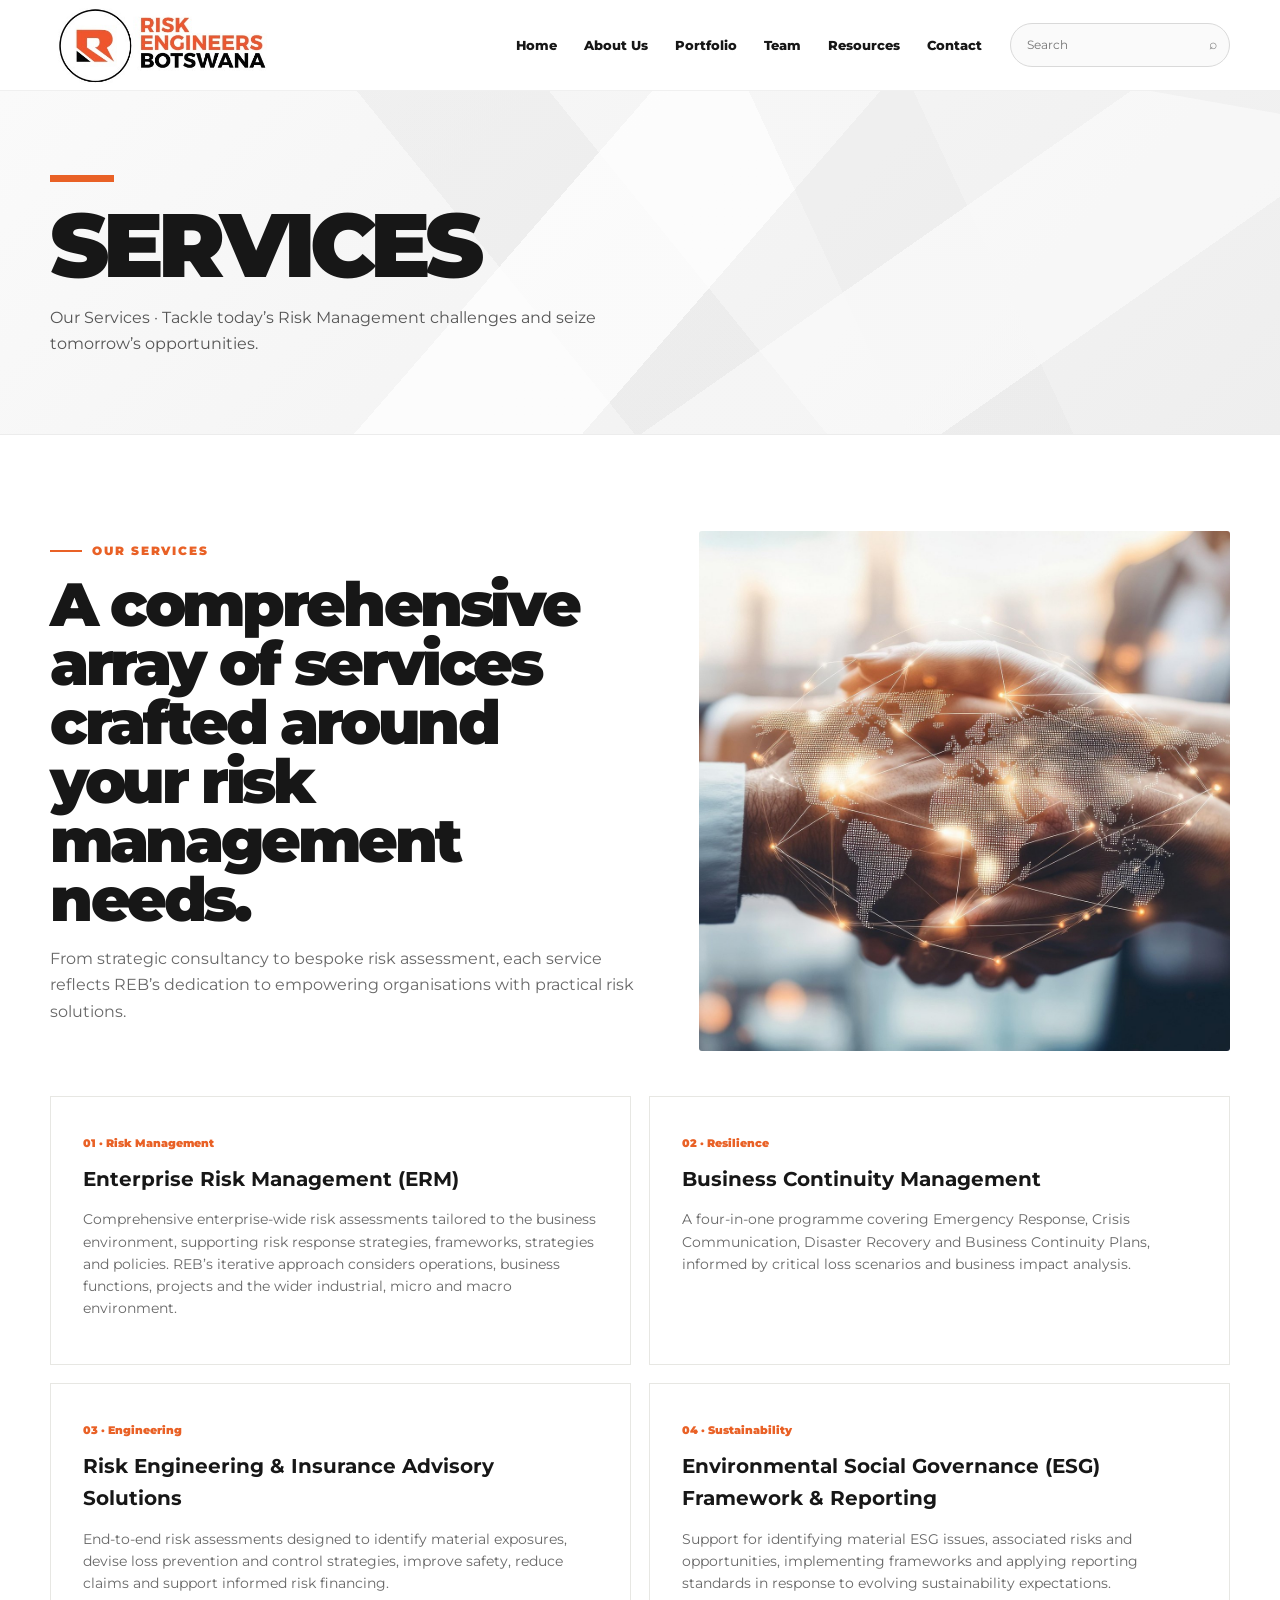
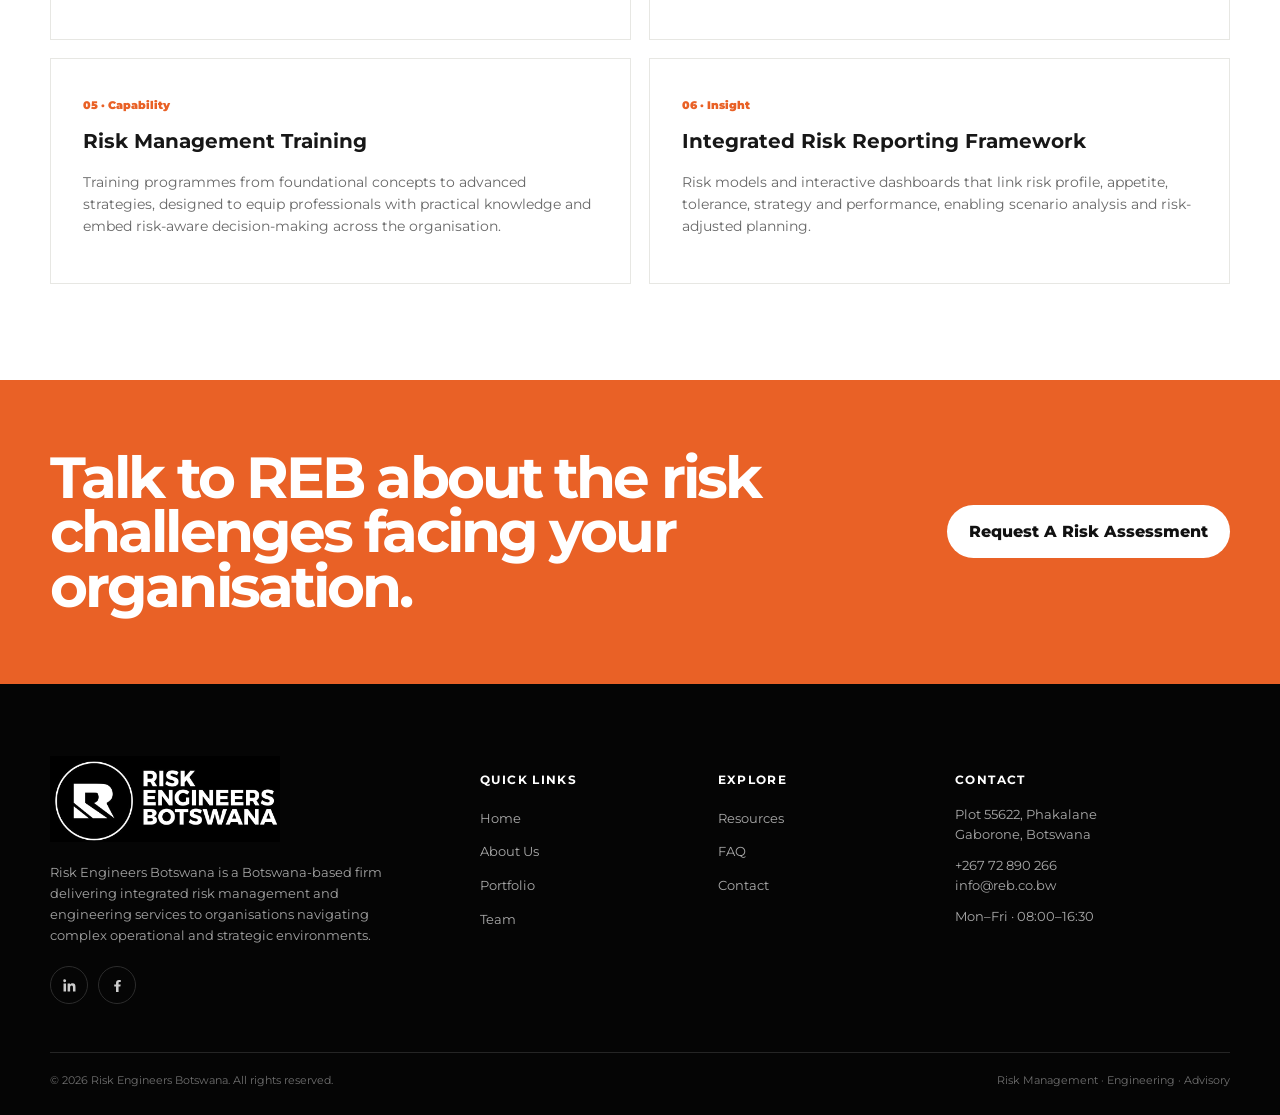
<file: service.html>
<!doctype html>
<html lang="en">
  <head>
    <meta charset="utf-8" />
    <meta name="viewport" content="width=device-width,initial-scale=1" />
    <title>Risk Engineers Botswana | Services</title>
    <meta
      name="description"
      content="Enterprise risk management, business continuity, risk engineering, ESG reporting and training services from Risk Engineers Botswana."
    />
    <link rel="canonical" href="https://reb.co.bw/services.html" />

    <link rel="apple-touch-icon" sizes="180x180" href="/images/favicon_io/apple-touch-icon.png" />
    <link rel="icon" type="image/png" sizes="32x32" href="/images/favicon_io/favicon-32x32.png" />
    <link rel="icon" type="image/png" sizes="16x16" href="/images/favicon_io/favicon-16x16.png" />
    <link rel="manifest" href="/images/favicon_io/site.webmanifest" />
    <link rel="shortcut icon" href="/images/favicon_io/favicon.ico" type="image/x-icon" />

    <meta property="og:type" content="website" />
    <meta property="og:site_name" content="Risk Engineers Botswana" />
    <meta property="og:title" content="Risk Engineers Botswana | Services" />
    <meta
      property="og:description"
      content="Enterprise risk management, business continuity, risk engineering, ESG reporting and training services from Risk Engineers Botswana."
    />
    <meta property="og:image" content="https://reb.co.bw/assets/logo-orange.jpg" />
    <meta property="og:url" content="https://reb.co.bw/services.html" />
    <meta name="twitter:card" content="summary_large_image" />
    <meta name="twitter:title" content="Risk Engineers Botswana | Services" />
    <meta
      name="twitter:description"
      content="Enterprise risk management, business continuity, risk engineering, ESG reporting and training services from Risk Engineers Botswana."
    />
    <meta name="twitter:image" content="https://reb.co.bw/assets/logo-orange.jpg" />

    <link rel="stylesheet" href="styles.css" />

    <!-- Google Analytics — replace G-XXXXXXXXXX with REB's GA4 Measurement ID -->
    <script async src="https://www.googletagmanager.com/gtag/js?id=G-XXXXXXXXXX"></script>
    <script>
      window.dataLayer = window.dataLayer || [];
      function gtag() {
        dataLayer.push(arguments);
      }
      gtag("js", new Date());
      gtag("config", "G-XXXXXXXXXX");
    </script>
  </head>
  <body>
    <header class="site-header">
      <div class="container nav-wrap">
        <a class="brand" href="index.html"
          ><img src="assets/logo-orange.jpg" alt="Risk Engineers Botswana"
        /></a>
        <nav class="main-nav">
          <ul>
            <li><a href="index.html">Home</a></li>
            <li><a href="about.html">About Us</a></li>
            <li><a href="portfolio.html">Portfolio</a></li>
            <li><a href="team.html">Team</a></li>
            <li><a href="resources.html">Resources</a></li>
            <li><a href="contact.html">Contact</a></li>
          </ul>
        </nav>
        <div class="search-wrap">
          <input
            class="site-search"
            type="search"
            placeholder="Search"
            aria-label="Search site"
          /><span class="search-icon">⌕</span>
          <div class="search-results"></div>
        </div>
        <button class="menu-btn" aria-label="Open navigation">
          <span></span>
        </button>
      </div>
    </header>
    <main>
      <section class="page-hero">
        <div class="container">
          <div class="orange-rule"></div>
          <h1>Services</h1>
          <p>
            Our Services · Tackle today’s Risk Management challenges and seize
            tomorrow’s opportunities.
          </p>
        </div>
      </section>
      <section class="section">
        <div class="container">
          <div class="about-intro">
            <div>
              <div class="eyebrow">Our Services</div>
              <h2 class="display">
                A comprehensive array of services crafted around your risk
                management needs.
              </h2>
              <p class="lead">
                From strategic consultancy to bespoke risk assessment, each
                service reflects REB’s dedication to empowering organisations
                with practical risk solutions.
              </p>
            </div>
            <img
              class="about-photo"
              src="assets/services-hero.jpg"
              alt="Business collaboration"
            />
          </div>
          <div class="service-detail-grid">
            <article class="service-detail" id="erm">
              <span class="tag">01 · Risk Management</span>
              <h3>Enterprise Risk Management (ERM)</h3>
              <p>
                Comprehensive enterprise-wide risk assessments tailored to the
                business environment, supporting risk response strategies,
                frameworks, strategies and policies. REB’s iterative approach
                considers operations, business functions, projects and the wider
                industrial, micro and macro environment.
              </p>
            </article>
            <article class="service-detail" id="bcm">
              <span class="tag">02 · Resilience</span>
              <h3>Business Continuity Management</h3>
              <p>
                A four-in-one programme covering Emergency Response, Crisis
                Communication, Disaster Recovery and Business Continuity Plans,
                informed by critical loss scenarios and business impact
                analysis.
              </p>
            </article>
            <article class="service-detail" id="engineering">
              <span class="tag">03 · Engineering</span>
              <h3>Risk Engineering & Insurance Advisory Solutions</h3>
              <p>
                End-to-end risk assessments designed to identify material
                exposures, devise loss prevention and control strategies,
                improve safety, reduce claims and support informed risk
                financing.
              </p>
            </article>
            <article class="service-detail" id="esg">
              <span class="tag">04 · Sustainability</span>
              <h3>
                Environmental Social Governance (ESG) Framework & Reporting
              </h3>
              <p>
                Support for identifying material ESG issues, associated risks
                and opportunities, implementing frameworks and applying
                reporting standards in response to evolving sustainability
                expectations.
              </p>
            </article>
            <article class="service-detail" id="training">
              <span class="tag">05 · Capability</span>
              <h3>Risk Management Training</h3>
              <p>
                Training programmes from foundational concepts to advanced
                strategies, designed to equip professionals with practical
                knowledge and embed risk-aware decision-making across the
                organisation.
              </p>
            </article>
            <article class="service-detail" id="reporting">
              <span class="tag">06 · Insight</span>
              <h3>Integrated Risk Reporting Framework</h3>
              <p>
                Risk models and interactive dashboards that link risk profile,
                appetite, tolerance, strategy and performance, enabling scenario
                analysis and risk-adjusted planning.
              </p>
            </article>
          </div>
        </div>
      </section>
      <section class="cta-band">
        <div class="container cta-row">
          <h2>
            Talk to REB about the risk challenges facing your organisation.
          </h2>
          <a class="btn" href="contact.html">Request A Risk Assessment</a>
        </div>
      </section>
    </main>
    <footer>
      <div class="container">
        <div class="footer-grid">
          <div class="footer-about">
            <a class="footer-logo" href="index.html"
              ><img src="assets/logo-black.jpg" alt="Risk Engineers Botswana"
            /></a>
            <p>
              Risk Engineers Botswana is a Botswana-based firm delivering
              integrated risk management and engineering services to
              organisations navigating complex operational and strategic
              environments.
            </p>
            <div class="footer-social">
              <a
                href="https://linkedin.com/company/risk-engineers-botswana/"
                target="_blank"
                rel="noopener"
                aria-label="REB on LinkedIn"
                ><svg viewBox="0 0 24 24">
                  <path
                    d="M20.45 20.45h-3.56v-5.57c0-1.33-.02-3.04-1.85-3.04-1.86 0-2.14 1.45-2.14 2.94v5.67H9.34V9h3.41v1.56h.05c.48-.9 1.64-1.85 3.37-1.85 3.6 0 4.27 2.37 4.27 5.46v6.28zM5.34 7.43a2.07 2.07 0 1 1 0-4.13 2.07 2.07 0 0 1 0 4.13zM7.12 20.45H3.56V9h3.56v11.45z"
                  /></svg></a
              ><a
                href="https://www.facebook.com/people/Risk-Engineers-Botswana/61576205062176/?_rdr"
                target="_blank"
                rel="noopener"
                aria-label="REB on Facebook"
                ><svg viewBox="0 0 24 24">
                  <path
                    d="M13.5 21v-7.5h2.5l.5-3h-3V8.5c0-.87.24-1.46 1.5-1.46H16.6V4.36C16.3 4.32 15.3 4.25 14.1 4.25c-2.5 0-4.2 1.53-4.2 4.33V10.5H7.4v3h2.5V21h3.6z"
                  /></svg></a>
            </div>
          </div>
          <div class="footer">
            <h4>Quick Links</h4>
            <ul>
              <li><a href="index.html">Home</a></li>
              <li><a href="about.html">About Us</a></li>
              <li><a href="portfolio.html">Portfolio</a></li>
              <li><a href="team.html">Team</a></li>
            </ul>
          </div>
          <div class="footer">
            <h4>Explore</h4>
            <ul>
              <li><a href="resources.html">Resources</a></li>
              <li><a href="about.html#faq">FAQ</a></li>
              <li><a href="contact.html">Contact</a></li>
            </ul>
          </div>
          <div class="footer">
            <h4>Contact</h4>
            <div class="line">
              Plot 55622, Phakalane<br />Gaborone, Botswana
            </div>
            <div class="line" style="margin-top: 10px">+267 72 890 266</div>
            <div class="line">info@reb.co.bw</div>
            <div class="line" style="margin-top: 10px">
              Mon–Fri · 08:00–16:30
            </div>
          </div>
        </div>
        <div class="footer-bottom">
          <span
            >© <span data-year></span> Risk Engineers Botswana. All rights
            reserved.</span
          ><span>Risk Management · Engineering · Advisory</span>
        </div>
      </div>
    </footer>
    <script src="script.js"></script>
  </body>
</html>
</file>
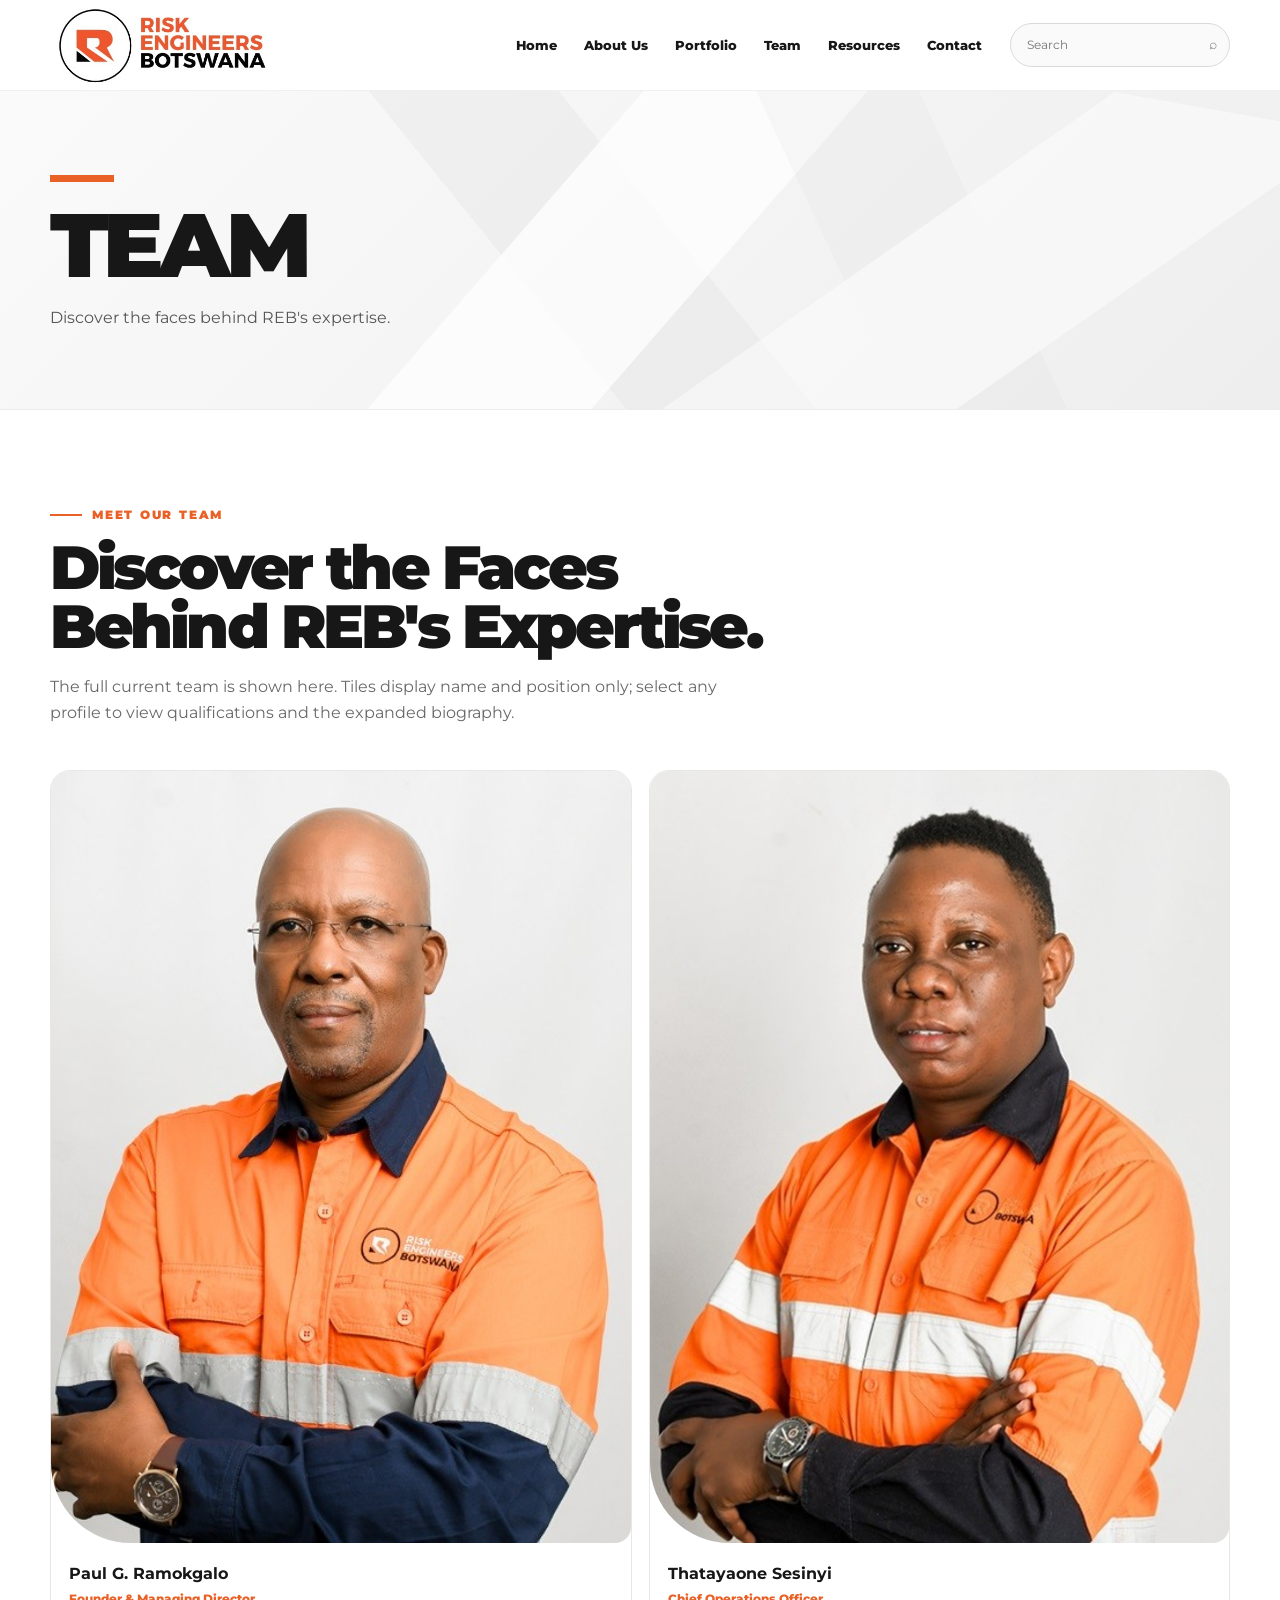
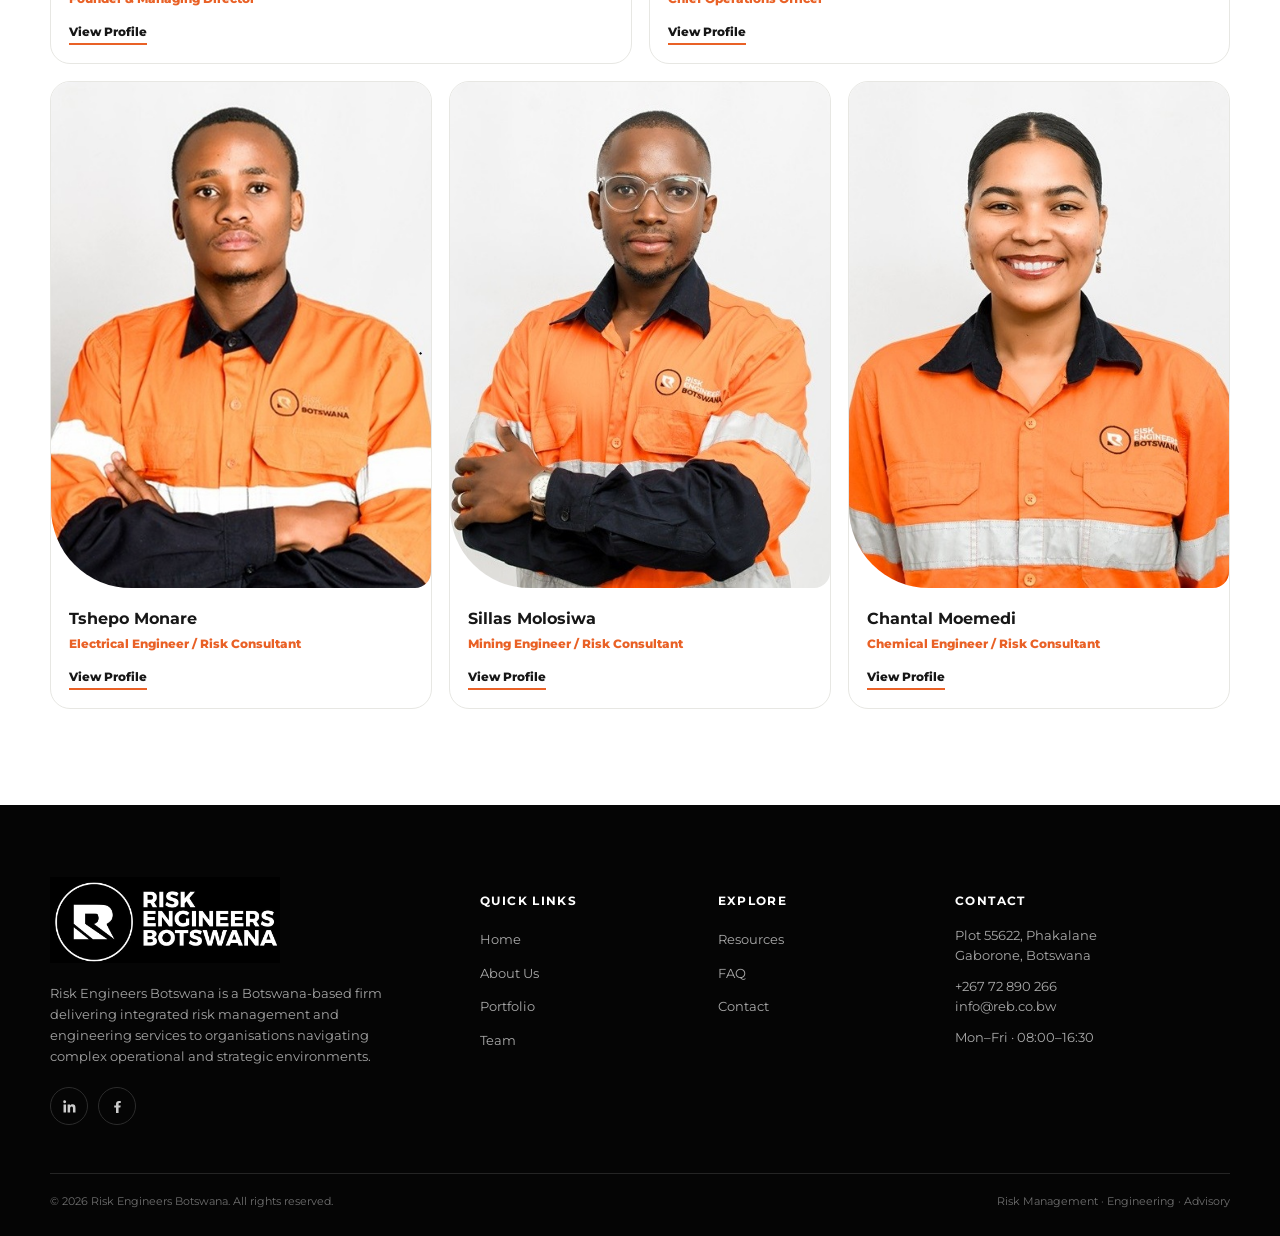
<file: team.html>
<!doctype html>
<html lang="en">
  <head>
    <meta charset="utf-8" />
    <meta name="viewport" content="width=device-width,initial-scale=1" />
    <title>Risk Engineers Botswana | Team</title>
    <meta
      name="description"
      content="Meet the risk management and engineering specialists behind Risk Engineers Botswana (REB)."
    />
    <link rel="canonical" href="https://reb.co.bw/team.html" />

    <link rel="apple-touch-icon" sizes="180x180" href="/images/favicon_io/apple-touch-icon.png" />
    <link rel="icon" type="image/png" sizes="32x32" href="/images/favicon_io/favicon-32x32.png" />
    <link rel="icon" type="image/png" sizes="16x16" href="/images/favicon_io/favicon-16x16.png" />
    <link rel="manifest" href="/images/favicon_io/site.webmanifest" />
    <link rel="shortcut icon" href="/images/favicon_io/favicon.ico" type="image/x-icon" />

    <meta property="og:type" content="website" />
    <meta property="og:site_name" content="Risk Engineers Botswana" />
    <meta property="og:title" content="Risk Engineers Botswana | Team" />
    <meta
      property="og:description"
      content="Meet the risk management and engineering specialists behind Risk Engineers Botswana (REB)."
    />
    <meta property="og:image" content="https://reb.co.bw/assets/logo-orange.jpg" />
    <meta property="og:url" content="https://reb.co.bw/team.html" />
    <meta name="twitter:card" content="summary_large_image" />
    <meta name="twitter:title" content="Risk Engineers Botswana | Team" />
    <meta
      name="twitter:description"
      content="Meet the risk management and engineering specialists behind Risk Engineers Botswana (REB)."
    />
    <meta name="twitter:image" content="https://reb.co.bw/assets/logo-orange.jpg" />

    <link rel="stylesheet" href="styles.css" />

    <!-- Google Analytics — replace G-XXXXXXXXXX with REB's GA4 Measurement ID -->
    <script async src="https://www.googletagmanager.com/gtag/js?id=G-XXXXXXXXXX"></script>
    <script>
      window.dataLayer = window.dataLayer || [];
      function gtag() {
        dataLayer.push(arguments);
      }
      gtag("js", new Date());
      gtag("config", "G-XXXXXXXXXX");
    </script>
  </head>
  <body>
    <header class="site-header">
      <div class="container nav-wrap">
        <a class="brand" href="index.html"
          ><img src="assets/logo-orange.jpg" alt="Risk Engineers Botswana"
        /></a>
        <nav class="main-nav">
          <ul>
            <li><a href="index.html">Home</a></li>
            <li><a href="about.html">About Us</a></li>
            <li><a href="portfolio.html">Portfolio</a></li>
            <li><a href="team.html">Team</a></li>
            <li><a href="resources.html">Resources</a></li>
            <li><a href="contact.html">Contact</a></li>
          </ul>
        </nav>
        <div class="search-wrap">
          <input
            class="site-search"
            type="search"
            placeholder="Search"
            aria-label="Search site"
          /><span class="search-icon">⌕</span>
          <div class="search-results"></div>
        </div>
        <button class="menu-btn" aria-label="Open navigation">
          <span></span>
        </button>
      </div>
    </header>
    <main>
      <section class="page-hero">
        <div class="container">
          <div class="orange-rule"></div>
          <h1>Team</h1>
          <p>Discover the faces behind REB's expertise.</p>
        </div>
      </section>
      <section class="section">
        <div class="container">
          <div class="team-intro">
            <div class="eyebrow">Meet Our Team</div>
            <h2 class="display">Discover the Faces Behind REB's Expertise.</h2>
            <p class="lead">
              The full current team is shown here. Tiles display name and
              position only; select any profile to view qualifications and the
              expanded biography.
            </p>
          </div>
          <div class="team-grid">
            <div class="team-row team-row-lead">
              <article class="member" id="paul" data-modal="modal-paul">
                <div class="team-photo">
                  <img src="assets/team-paul.jpg" alt="Paul G. Ramokgalo" />
                </div>
                <div class="member-info">
                  <h3>Paul G. Ramokgalo</h3>
                  <p>Founder & Managing Director</p>
                  <button type="button" class="view-profile" data-modal="modal-paul">
                    View Profile
                  </button>
                </div>
              </article>
              <article
                class="member"
                id="thatayaone"
                data-modal="modal-thatayaone"
              >
                <div class="team-photo">
                  <img src="assets/team-thatayaone.jpg" alt="Thatayaone Sesinyi" />
                </div>
                <div class="member-info">
                  <h3>Thatayaone Sesinyi</h3>
                  <p>Chief Operations Officer</p>
                  <button type="button" class="view-profile" data-modal="modal-thatayaone">
                    View Profile
                  </button>
                </div>
              </article>
            </div>
            <div class="team-row team-row-rest">
              <article class="member" id="tshepo" data-modal="modal-tshepo">
                <div class="team-photo">
                  <img src="assets/team-tshepo.jpg" alt="Tshepo Monare" />
                </div>
                <div class="member-info">
                  <h3>Tshepo Monare</h3>
                  <p>Electrical Engineer / Risk Consultant</p>
                  <button type="button" class="view-profile" data-modal="modal-tshepo">
                    View Profile
                  </button>
                </div>
              </article>
              <article class="member" id="sillas" data-modal="modal-sillas">
                <div class="team-photo">
                  <img src="assets/team-sillas.jpg" alt="Sillas Molosiwa" />
                </div>
                <div class="member-info">
                  <h3>Sillas Molosiwa</h3>
                  <p>Mining Engineer / Risk Consultant</p>
                  <button type="button" class="view-profile" data-modal="modal-sillas">
                    View Profile
                  </button>
                </div>
              </article>
              <article class="member" id="chantal" data-modal="modal-chantal">
                <div class="team-photo">
                  <img src="assets/team-chantal.jpg" alt="Chantal Moemedi" />
                </div>
                <div class="member-info">
                  <h3>Chantal Moemedi</h3>
                  <p>Chemical Engineer / Risk Consultant</p>
                  <button type="button" class="view-profile" data-modal="modal-chantal">
                    View Profile
                  </button>
                </div>
              </article>
            </div>
          </div>
        </div>
      </section>
      <div class="modal" id="modal-paul">
        <div class="modal-card">
          <button class="close-modal" aria-label="Close profile">×</button
          ><img
            class="modal-img"
            src="assets/team-paul.jpg"
            alt="Paul G. Ramokgalo"
          />
          <div class="modal-content">
            <div class="modal-role">Founder & Managing Director</div>
            <h2>Paul G. Ramokgalo</h2>
            <div class="qual">
              MSc & BA Risk Management (Glasgow Caledonian, UK) | CFIRM (UK) |
              FIISA (RSA)
            </div>
            <p class="bio">
              Paul G. Ramokgalo (PGR) is a seasoned risk management, business
              continuity management (BCM) resilience, corporate governance and
              alternative risk financing (ART) strategist with
              <strong>over three decades of experience</strong> spanning the
              extractive industries (mining, energy, oil &amp; gas,
              construction), telecommunications, finance and insurance
              sectors. He is widely regarded as a
              <strong
                >trailblazer in Botswana's risk, governance and alternative
                risk financing landscape</strong
              >.
            </p>
            <p class="bio">
              During his <strong>14 years at Debswana</strong>, PGR
              established the Group's risk management function and played a
              key role in founding <strong>Sesiro</strong>, Debswana's
              in-house captive insurer and Botswana's first captive. He went
              on to hold dual roles as Managing Director of Aon Risk
              Management and Operations Director of Aon Botswana
              (2014–2018), before founding
              <strong>Risk Engineers Botswana</strong> in October 2018. He
              has since led major ERM and business continuity programmes for
              organisations including the Botswana Power Corporation, Botash
              Mine, Botswana Oil, DTC Botswana, De Beers Global Sightholder
              Sales and Lucara Botswana, and his pioneering work in
              risk-based plant and machinery valuations underpinned
              <strong
                >Premium Nickel Resources' 2021 acquisition of BCL's
                Selibe-Phikwe mine shafts</strong
              >.
            </p>
            <p class="bio">
              PGR's board experience sits at the heart of REB's
              <strong>Governance Thought Leadership</strong> and its
              <strong>Board, Management and Projects Training</strong>
              offering. He has chaired the
              <strong>Finance, Risk and Audit Committee (FRAC)</strong> on the
              boards of the Minerals Development Company of Botswana (MDCB),
              Botswana Export Credit Insurance &amp; Guarantee Company (BECI)
              and P&amp;C Reinsurance Company of Botswana, and takes up the
              role of
              <strong
                >Board Chairman of First National Bank Insurance Brokers
                (FNBIB)</strong
              >, a subsidiary of FNB Botswana, effective July 2026. Drawing on
              this directorship experience, he champions sound governance and
              enterprise-wide risk frameworks at board level, and personally
              leads REB's training interventions for boards, management and
              project teams across the organisations it serves.
            </p>
            <p class="bio">
              PGR holds a BA and MSc in Risk Management from Glasgow
              Caledonian University, Scotland (1996 and 1997), and in June
              2025 was awarded the titles of
              <strong
                >Certified Fellow of the Institute of Risk Management
                (CFIRM), UK</strong
              >, and <strong>Fellow of the Insurance Institute of South
              Africa (FIISA)</strong>. His leadership capability was further
              developed through Executive Leadership and Management
              Development programmes at GIBS (South Africa) and Cranfield
              University (UK), delivered in partnership with the De Beers
              Group.
            </p>
          </div>
        </div>
      </div>
      <div class="modal" id="modal-thatayaone">
        <div class="modal-card">
          <button class="close-modal" aria-label="Close profile">×</button
          ><img
            class="modal-img"
            src="assets/team-thatayaone.jpg"
            alt="Thatayaone Sesinyi"
          />
          <div class="modal-content">
            <div class="modal-role">Chief Operations Officer</div>
            <h2>Thatayaone Sesinyi</h2>
            <div class="qual">
              MEng/BEng Chemical & Mineral Engineering (UK) | MBA (Wales) | ESG
              & Risk Specialist | COSO ERM Certified (AICPA) | CBCI | ESG
              Certified (CFI, UK)
            </div>
            <p class="bio">
              Thatayaone Sesinyi (TS) is a multidisciplinary risk professional
              with expertise spanning chemical and process engineering,
              enterprise risk management, environmental, social and governance
              (ESG), and business strategy. His engineering background provides
              a strong technical foundation for understanding operational and
              process-related risks, while his <strong>MBA</strong> strengthens
              his capabilities in business strategy, financial management and
              organisational decision-making. TS is
              <strong>COSO Enterprise Risk Management certified</strong> and
              supports organisations in understanding the relationship between
              operational, strategic, ESG and emerging risks. As
              <strong>Chief Operations Officer</strong>, he contributes to
              REB's risk, ESG, business continuity and advisory services while
              supporting the organisation's operational and strategic
              objectives.
            </p>
          </div>
        </div>
      </div>
      <div class="modal" id="modal-tshepo">
        <div class="modal-card">
          <button class="close-modal" aria-label="Close profile">×</button
          ><img
            class="modal-img"
            src="assets/team-tshepo.jpg"
            alt="Tshepo Monare"
          />
          <div class="modal-content">
            <div class="modal-role">Electrical Engineer / Risk Consultant</div>
            <h2>Tshepo Monare</h2>
            <div class="qual">
              BSc Electrical & Electronics Engineering (BIUST)
            </div>
            <p class="bio">
              Tshepo Monare (TM) joined
              <strong>Risk Engineers Botswana in September 2024</strong> as a
              Junior Risk Analyst. He holds a Bachelor of Engineering in
              Electrical & Electronics Engineering from
              <strong
                >Botswana International University of Science and Technology
                (BIUST)</strong
              >. TM gained practical industry experience during a six-month
              industrial placement at <strong>Karowe Diamond Mine</strong>,
              where he developed exposure to electrical systems, safety
              considerations and operational efficiency within a mining
              environment. At REB, he continues to develop his risk
              management expertise by applying technical engineering
              knowledge to risk assessment and advisory assignments, working
              alongside cross-functional teams on detailed assessments and
              practical risk management strategies.
            </p>
          </div>
        </div>
      </div>
      <div class="modal" id="modal-sillas">
        <div class="modal-card">
          <button class="close-modal" aria-label="Close profile">×</button
          ><img
            class="modal-img"
            src="assets/team-sillas.jpg"
            alt="Sillas Molosiwa"
          />
          <div class="modal-content">
            <div class="modal-role">Mining Engineer / Risk Consultant</div>
            <h2>Sillas Molosiwa</h2>
            <div class="qual">
              BSc Mining Engineering & BSc Economics (USA) | MBA (Botho
              University)
            </div>
            <p class="bio">
              Sillas Molosiwa (SM) holds a BSc in Mining Engineering and a BSc
              in Economics from
              <strong
                >Missouri University of Science and Technology, USA</strong
              >, and completed his <strong>MBA</strong> through Botho
              University in November 2024. He gained practical mining
              experience during his internship at Morupule Coal Mine and
              subsequently accumulated
              <strong>over five years of professional experience</strong>
              across project management and financial analysis. His
              experience as a Project Officer at Christa Capital and
              <strong>Fund Portfolio Analyst at the United Nations</strong>
              strengthened his project-management, financial-analysis,
              portfolio-performance and ESG capabilities. At REB, he
              contributes a multidisciplinary perspective to technical,
              financial, operational and ESG-related risk assessment.
            </p>
          </div>
        </div>
      </div>
      <div class="modal" id="modal-chantal">
        <div class="modal-card">
          <button class="close-modal" aria-label="Close profile">×</button
          ><img
            class="modal-img"
            src="assets/team-chantal.jpg"
            alt="Chantal Moemedi"
          />
          <div class="modal-content">
            <div class="modal-role">Chemical Engineer / Risk Consultant</div>
            <h2>Chantal Moemedi</h2>
            <div class="qual">BEng Chemical Engineering (BIUST)</div>
            <p class="bio">
              Chantal Moemedi (CM) joined
              <strong>Risk Engineers Botswana as a Risk Consultant</strong>,
              bringing a background in chemical engineering and practical
              experience within the mining sector. She holds a Bachelor of
              Engineering in Chemical Engineering from BIUST and gained
              practical industry experience through a six-month industrial
              placement at
              <strong>Debswana Diamond Company, Jwaneng Mine</strong>. During
              her placement, CM gained exposure to maintenance operations,
              process control and operational efficiency. Her academic
              projects included commissioning a high-pressure reactor,
              extracting and purifying nickel from BCL smelter slag using
              sulphuric acid, and designing a
              <strong>20,000-ton-per-day copper ore processing plant</strong>.
              At REB, she supports risk assessments and the
              development of practical, tailored risk solutions.
            </p>
          </div>
        </div>
      </div>
    </main>
    <footer>
      <div class="container">
        <div class="footer-grid">
          <div class="footer-about">
            <a class="footer-logo" href="index.html"
              ><img src="assets/logo-black.jpg" alt="Risk Engineers Botswana"
            /></a>
            <p>
              Risk Engineers Botswana is a Botswana-based firm delivering
              integrated risk management and engineering services to
              organisations navigating complex operational and strategic
              environments.
            </p>
            <div class="footer-social">
              <a
                href="https://linkedin.com/company/risk-engineers-botswana/"
                target="_blank"
                rel="noopener"
                aria-label="REB on LinkedIn"
                ><svg viewBox="0 0 24 24">
                  <path
                    d="M20.45 20.45h-3.56v-5.57c0-1.33-.02-3.04-1.85-3.04-1.86 0-2.14 1.45-2.14 2.94v5.67H9.34V9h3.41v1.56h.05c.48-.9 1.64-1.85 3.37-1.85 3.6 0 4.27 2.37 4.27 5.46v6.28zM5.34 7.43a2.07 2.07 0 1 1 0-4.13 2.07 2.07 0 0 1 0 4.13zM7.12 20.45H3.56V9h3.56v11.45z"
                  /></svg></a
              ><a
                href="https://www.facebook.com/people/Risk-Engineers-Botswana/61576205062176/?_rdr"
                target="_blank"
                rel="noopener"
                aria-label="REB on Facebook"
                ><svg viewBox="0 0 24 24">
                  <path
                    d="M13.5 21v-7.5h2.5l.5-3h-3V8.5c0-.87.24-1.46 1.5-1.46H16.6V4.36C16.3 4.32 15.3 4.25 14.1 4.25c-2.5 0-4.2 1.53-4.2 4.33V10.5H7.4v3h2.5V21h3.6z"
                  /></svg></a>
            </div>
          </div>
          <div class="footer">
            <h4>Quick Links</h4>
            <ul>
              <li><a href="index.html">Home</a></li>
              <li><a href="about.html">About Us</a></li>
              <li><a href="portfolio.html">Portfolio</a></li>
              <li><a href="team.html">Team</a></li>
            </ul>
          </div>
          <div class="footer">
            <h4>Explore</h4>
            <ul>
              <li><a href="resources.html">Resources</a></li>
              <li><a href="about.html#faq">FAQ</a></li>
              <li><a href="contact.html">Contact</a></li>
            </ul>
          </div>
          <div class="footer">
            <h4>Contact</h4>
            <div class="line">
              Plot 55622, Phakalane<br />Gaborone, Botswana
            </div>
            <div class="line" style="margin-top: 10px">+267 72 890 266</div>
            <div class="line">info@reb.co.bw</div>
            <div class="line" style="margin-top: 10px">
              Mon–Fri · 08:00–16:30
            </div>
          </div>
        </div>
        <div class="footer-bottom">
          <span
            >© <span data-year></span> Risk Engineers Botswana. All rights
            reserved.</span
          ><span>Risk Management · Engineering · Advisory</span>
        </div>
      </div>
    </footer>
    <script src="script.js"></script>
  </body>
</html>
</file>
<file: styles.css>
@import url('https://fonts.googleapis.com/css2?family=Montserrat:wght@400;500;600;700;800;900&display=swap');
:root{--orange:#E96126;--orange2:#ff7a33;--black:#050505;--ink:#171717;--muted:#686868;--soft:#f5f5f2;--line:#e7e7e3;--white:#fff;--max:1180px;--shadow:0 20px 55px rgba(0,0,0,.10)}
*{box-sizing:border-box}html{scroll-behavior:smooth}body{margin:0;font-family:Montserrat,Arial,sans-serif;color:var(--ink);line-height:1.6;background:#fff}img{max-width:100%;display:block}a{color:inherit;text-decoration:none}button,input,textarea,select{font:inherit}.container{width:min(var(--max),calc(100% - 42px));margin:auto}.section{padding:96px 0}.eyebrow{display:flex;align-items:center;gap:10px;color:var(--orange);font-size:.74rem;font-weight:900;letter-spacing:.15em;text-transform:uppercase;margin-bottom:14px}.eyebrow:before{content:"";width:32px;height:2px;background:var(--orange)}.display{margin:0;font-size:clamp(2.2rem,4.8vw,4.8rem);line-height:.96;letter-spacing:-.055em;font-weight:900}.lead{font-size:1.03rem;color:var(--muted);max-width:700px}.btn{display:inline-flex;align-items:center;justify-content:center;border:0;border-radius:999px;padding:14px 22px;font-weight:800;cursor:pointer;transition:.25s}.btn-orange{background:var(--orange);color:#fff}.btn-orange:hover{background:#ca4f1a;transform:translateY(-2px)}.btn-dark{background:#111;color:#fff}.btn-dark:hover{background:var(--orange)}.btn-outline{border:1px solid #cfcfcf;background:#fff}.btn-outline:hover{border-color:var(--orange);color:var(--orange)}
/* global header */
.site-header{position:sticky;top:0;z-index:1000;background:rgba(255,255,255,.98);backdrop-filter:blur(12px);border-bottom:1px solid rgba(0,0,0,.06)}.nav-wrap{min-height:88px;display:flex;align-items:center;gap:28px}.brand{display:flex;align-items:center;flex:none}.brand img{width:236px;max-width:30vw;height:auto}.main-nav{margin-left:auto}.main-nav ul{display:flex;align-items:center;gap:27px;list-style:none;margin:0;padding:0}.main-nav a{font-size:.79rem;font-weight:800;position:relative}.main-nav a:after{content:"";position:absolute;left:0;right:100%;bottom:-8px;height:2px;background:var(--orange);transition:.2s}.main-nav a:hover:after,.main-nav a.active:after{right:0}.search-wrap{width:220px;position:relative;flex:none}.site-search{width:100%;border:1px solid #d9d9d9;border-radius:999px;padding:11px 38px 11px 16px;outline:none;background:#fafafa;font-size:.78rem}.site-search:focus{border-color:var(--orange);box-shadow:0 0 0 3px rgba(233,97,38,.1)}.search-icon{position:absolute;right:13px;top:50%;transform:translateY(-50%);font-size:.9rem;color:#777}.search-results{position:absolute;top:51px;right:0;width:330px;background:#fff;border:1px solid var(--line);border-radius:14px;box-shadow:var(--shadow);padding:8px;display:none}.search-results.open{display:block}.search-results a{display:block;padding:10px 12px;border-radius:9px;font-size:.78rem}.search-results a:hover{background:var(--soft)}.search-results strong{display:block;font-size:.79rem}.search-results span{color:#888;font-size:.7rem}.menu-btn{display:none;width:43px;height:43px;border:1px solid #ddd;background:#fff;border-radius:50%;position:relative;cursor:pointer}.menu-btn span,.menu-btn:before,.menu-btn:after{content:"";position:absolute;left:11px;right:11px;height:2px;background:#111;transition:.2s}.menu-btn:before{top:14px}.menu-btn span{top:20px}.menu-btn:after{top:26px}.menu-btn.open span{opacity:0}.menu-btn.open:before{top:20px;transform:rotate(45deg)}.menu-btn.open:after{top:20px;transform:rotate(-45deg)}
/* faceted canva-inspired page banner */
.page-hero{position:relative;overflow:hidden;background:linear-gradient(135deg,#fafafa,#eee);padding:84px 0 78px;border-bottom:1px solid #ececec}.page-hero:before,.page-hero:after{content:"";position:absolute;inset:-25%;background:linear-gradient(135deg,transparent 44%,rgba(255,255,255,.75) 44% 54%,transparent 54%),linear-gradient(55deg,transparent 44%,rgba(220,220,220,.28) 44% 52%,transparent 52%);transform:rotate(-4deg);pointer-events:none}.page-hero:after{transform:rotate(10deg) translateX(18%);opacity:.65}.page-hero .container{position:relative;z-index:2}.page-hero h1{font-size:clamp(3rem,7vw,7rem);line-height:.88;letter-spacing:-.065em;margin:0;font-weight:900;text-transform:uppercase}.page-hero p{max-width:620px;color:#555;margin:20px 0 0}.orange-rule{width:64px;height:7px;background:var(--orange);margin-bottom:24px}
/* homepage */
.hero{height:min(820px,calc(100vh - 88px));min-height:650px;position:relative;background:#111;color:#fff;overflow:hidden}.slide{position:absolute;inset:0;opacity:0;transition:opacity .7s}.slide.active{opacity:1}.slide-bg{position:absolute;inset:0;background-size:cover;background-position:center}.slide-bg:after{content:"";position:absolute;inset:0;background:linear-gradient(90deg,rgba(0,0,0,.91) 0%,rgba(0,0,0,.68) 42%,rgba(0,0,0,.2) 76%,rgba(0,0,0,.34))}.slide-content{height:100%;display:flex;align-items:center;position:relative;z-index:2}.hero-copy{max-width:760px}.hero-copy .eyebrow{color:#fff}.hero h1{font-size:clamp(3.3rem,7.2vw,7.4rem);line-height:.86;letter-spacing:-.07em;margin:0;font-weight:900}.hero h1 em{font-style:normal;color:var(--orange)}.hero p{font-size:clamp(.98rem,1.5vw,1.15rem);max-width:640px;color:#d4d4d4;margin:26px 0 30px}.hero-actions{display:flex;gap:12px;flex-wrap:wrap}.hero .btn-outline{background:rgba(255,255,255,.08);border-color:rgba(255,255,255,.4);color:#fff}.hero .btn-outline:hover{background:#fff;color:#111}.carousel-nav{position:absolute;z-index:5;left:50%;bottom:28px;transform:translateX(-50%);display:flex;align-items:center;gap:10px}.dot{width:9px;height:9px;border:0;border-radius:50%;background:rgba(255,255,255,.42);padding:0;cursor:pointer}.dot.active{width:34px;border-radius:999px;background:var(--orange)}.arr{width:39px;height:39px;border-radius:50%;border:1px solid rgba(255,255,255,.35);background:rgba(0,0,0,.2);color:#fff;cursor:pointer}.arr:hover{background:var(--orange)}
.split-intro{display:grid;grid-template-columns:1.05fr .95fr;gap:70px;align-items:end}.stats{display:grid;grid-template-columns:1fr 1fr;gap:25px;padding-left:35px;border-left:1px solid #ddd}.stat strong{display:block;font-size:3.7rem;line-height:1;font-weight:900}.stat span{font-size:.82rem;color:#777}.services{background:var(--soft)}.head-row{display:flex;justify-content:space-between;align-items:flex-end;gap:45px;margin-bottom:44px}.head-row .lead{max-width:520px;margin:0}.service-grid{display:grid;grid-template-columns:repeat(3,1fr);gap:18px}.service-card{background:#fff;border:1px solid #e9e9e5;border-radius:16px;padding:30px;min-height:292px;position:relative;transition:.25s}.service-card:hover{transform:translateY(-6px);box-shadow:var(--shadow)}.service-card .num{font-size:.72rem;color:var(--orange);font-weight:900;letter-spacing:.13em}.service-card .icon{width:50px;height:50px;border-radius:13px;background:#111;color:#fff;display:grid;place-items:center;margin:38px 0 21px;font-size:1.2rem}.service-card h3{font-size:1.1rem;line-height:1.2;margin:0 0 12px}.service-card p{font-size:.84rem;color:#727272;margin:0}.service-card:after{content:"→";position:absolute;right:24px;bottom:19px;color:var(--orange);font-weight:900;font-size:1.3rem}.track{background:#fff}.project-grid{display:grid;grid-template-columns:repeat(4,1fr);gap:16px;margin-top:40px}.project-card{display:block;border:1px solid var(--line);border-radius:17px;overflow:hidden;background:#fff;transition:.25s}.project-card:hover{transform:translateY(-5px);box-shadow:var(--shadow)}.project-img{height:190px;width:100%;object-fit:cover}.project-body{padding:22px}.project-body .meta{font-size:.67rem;color:var(--orange);font-weight:900;letter-spacing:.1em;text-transform:uppercase}.project-body h3{font-size:1.13rem;line-height:1.15;margin:8px 0 10px}.project-body p{font-size:.8rem;color:#6e6e6e;margin:0}.cta-band{background:var(--orange);color:#fff;padding:70px 0}.cta-row{display:flex;justify-content:space-between;align-items:center;gap:45px}.cta-row h2{font-size:clamp(2rem,4.5vw,4.4rem);line-height:.95;letter-spacing:-.05em;margin:0;max-width:800px}.cta-row .btn{background:#fff;color:#111}
/* about */
.about-intro{display:grid;grid-template-columns:1.05fr .95fr;gap:62px;align-items:center}.about-photo{height:520px;object-fit:cover;border-radius:3px}.values{background:#0a0a0a;color:#fff}.values .display{max-width:700px}.values-grid{display:grid;grid-template-columns:repeat(3,1fr);gap:1px;background:#2b2b2b;margin-top:40px}.value{background:#0a0a0a;padding:32px}.value .n{color:var(--orange);font-weight:900;font-size:.72rem}.value h3{margin:17px 0 7px;font-size:1.05rem}.value p{margin:0;color:#a9a9a9;font-size:.82rem}.executive-grid{display:grid;grid-template-columns:repeat(2,1fr);gap:22px;margin-top:42px;max-width:800px}.exec{background:#f5f5f2;border-radius:16px;overflow:hidden}.exec .team-photo{width:100%;height:390px;aspect-ratio:auto;margin:0}.exec-body{padding:16px 18px}.exec .role{font-size:.69rem;color:var(--orange);font-weight:900;text-transform:uppercase;letter-spacing:.1em}.exec h3{margin:5px 0 10px;font-size:1.25rem}.exec p{font-size:.82rem;color:#6f6f6f;margin:0}.exec a,.exec .view-profile,.member-info .view-profile{display:inline-block;margin-top:14px;font-size:.76rem;font-weight:800;border-bottom:2px solid var(--orange)}.exec .view-profile,.member-info .view-profile{background:none;border-left:0;border-right:0;border-top:0;padding:0 0 1px;color:inherit;font-family:inherit;cursor:pointer}.value-prop{background:var(--orange);color:#fff}.vp-grid{display:grid;grid-template-columns:.8fr 1.2fr;gap:65px;align-items:start}.vp-grid .big{font-size:clamp(3rem,7vw,7rem);line-height:.8;font-weight:900;letter-spacing:-.06em}.vp-grid p{font-size:1rem;max-width:760px}.associations{display:grid;grid-template-columns:repeat(3,1fr);gap:18px;margin-top:35px}.assoc{height:150px;display:flex;align-items:center;justify-content:center;padding:28px;background:#fff}.assoc img{max-height:80px;max-width:80%;object-fit:contain}.trust{background:var(--soft)}.trust-grid{display:grid;grid-template-columns:.7fr 1.3fr;gap:55px;align-items:center}.trust-stat strong{font-size:7rem;line-height:.8;font-weight:900;color:var(--orange)}.trust-stat span{display:block;font-size:1rem;font-weight:800;margin-top:12px}.logo-strip{display:grid;grid-template-columns:repeat(5,1fr);gap:12px}.client-logo{background:#fff;border:1px solid #e4e4df;height:105px;display:flex;align-items:center;justify-content:center;padding:17px}.client-logo img{max-height:62px;max-width:100%;object-fit:contain}.faq-layout{display:grid;grid-template-columns:.8fr 1.2fr;gap:60px;align-items:start}.faq-visual{width:100%;height:380px;object-fit:cover;border-radius:14px;margin-top:28px}.faq-list{border-top:1px solid #d6d6d6}.faq-item{border-bottom:1px solid #d6d6d6}.faq-q{width:100%;border:0;background:none;text-align:left;padding:22px 0;font-weight:800;display:flex;justify-content:space-between;gap:25px;cursor:pointer}.faq-q b{color:var(--orange);font-size:1.45rem;transition:.2s}.faq-a{max-height:0;overflow:hidden;transition:max-height .3s}.faq-a p{padding:0 34px 22px 0;margin:0;color:#6d6d6d;font-size:.88rem}.faq-item.open .faq-a{max-height:230px}.faq-item.open .faq-q b{transform:rotate(45deg)}
/* team */
.team-intro{max-width:760px}.team-grid{display:flex;flex-direction:column;gap:17px;margin-top:44px}.team-row{display:grid;gap:17px}.team-row-lead{grid-template-columns:repeat(2,1fr)}.team-row-rest{grid-template-columns:repeat(3,1fr)}.member{border:1px solid var(--line);background:#fff;cursor:pointer;transition:.25s;overflow:hidden;border-radius:20px}.member:hover{transform:translateY(-5px);box-shadow:var(--shadow)}.team-photo{aspect-ratio:3/4;border-radius:clamp(12px,3vw,16px) clamp(12px,3vw,16px) clamp(12px,3vw,16px) clamp(40px,12vw,80px);overflow:hidden}.team-photo img{width:100%;height:100%;object-fit:cover;object-position:top}.member img.zoom-tight{transform:scale(1.38);object-position:center 15%}.member-info{padding:18px}.member-info h3{margin:0 0 3px;font-size:1rem}.member-info p{margin:0;color:var(--orange);font-size:.72rem;font-weight:800}.modal{position:fixed;inset:0;background:rgba(0,0,0,.72);z-index:2000;display:none;align-items:center;justify-content:center;padding:25px}.modal.open{display:flex}.modal-card{background:#fff;max-width:950px;width:100%;max-height:88vh;overflow:auto;position:relative;display:grid;grid-template-columns:340px 1fr}.modal-img{width:100%;height:100%;min-height:520px;object-fit:cover;object-position:center top}.modal-img-wrap{position:relative;overflow:hidden;width:100%;height:100%;min-height:520px}.modal-img-wrap .modal-img{position:absolute;inset:0;min-height:0}.modal-img.zoom-tight{transform:scale(1.3);object-position:center 15%}.modal-content{padding:38px}.modal-role{color:var(--orange);font-size:.72rem;font-weight:900;text-transform:uppercase;letter-spacing:.1em}.modal-content h2{font-size:2rem;margin:7px 0 4px}.qual{font-size:.82rem;font-weight:700;color:#555;margin-bottom:20px}.bio{font-size:.9rem;color:#555}.bio strong{color:#111;font-weight:800}.close-modal{position:absolute;right:17px;top:17px;width:38px;height:38px;border-radius:50%;border:0;background:#111;color:#fff;font-size:1.3rem;cursor:pointer;z-index:2}
/* contact */
.contact-wrap{display:grid;grid-template-columns:.88fr 1.12fr;min-height:720px}.contact-image{min-height:720px;background:url('contact-wind.jpg') center/cover no-repeat;position:relative}.contact-image:after{content:"";position:absolute;inset:0;background:linear-gradient(0deg,rgba(0,0,0,.35),transparent 60%)}.contact-panel{padding:68px clamp(30px,6vw,88px);background:#fff}.contact-panel h1{font-size:clamp(3rem,6vw,6rem);line-height:.9;letter-spacing:-.06em;margin:0}.contact-meta{display:grid;grid-template-columns:1fr 1fr;gap:16px;margin:31px 0 36px}.meta-box{border-top:2px solid var(--orange);padding-top:11px}.meta-box small{display:block;color:#999;font-size:.67rem;text-transform:uppercase;letter-spacing:.1em;font-weight:800}.meta-box span{font-size:.82rem}.form-grid{display:grid;grid-template-columns:1fr 1fr;gap:15px}.field.full{grid-column:1/-1}.field label{display:block;font-size:.68rem;font-weight:900;text-transform:uppercase;letter-spacing:.08em;margin-bottom:6px}.field input,.field select,.field textarea{width:100%;border:1px solid #d8d8d8;border-radius:2px;padding:13px 14px;outline:none;background:#fff}.field input:focus,.field select:focus,.field textarea:focus{border-color:var(--orange);box-shadow:0 0 0 3px rgba(233,97,38,.09)}.field textarea{min-height:145px;resize:vertical}.form-note{font-size:.7rem;color:#8a8a8a;margin:10px 0 18px}.form-status{font-size:.82rem;margin-top:14px;padding:12px 16px;border-radius:4px;display:none}.form-status.show{display:block}.form-status.success{background:#e9f7ee;color:#1d7a3c;border:1px solid #bfe6cc}.form-status.error{background:#fdecea;color:#b3261e;border:1px solid #f3c4c0}.field.invalid input,.field.invalid select,.field.invalid textarea{border-color:#d93025;box-shadow:0 0 0 3px rgba(217,48,37,.08)}.field-error{display:none;color:#d93025;font-size:.7rem;margin-top:5px;font-weight:700}.field.invalid .field-error{display:block}.hp-field{position:absolute;left:-9999px;top:-9999px;opacity:0;height:0;width:0;pointer-events:none}
/* services/resources */
.service-detail-grid{display:grid;grid-template-columns:repeat(2,1fr);gap:18px;margin-top:45px}.service-detail{padding:32px;border:1px solid var(--line);background:#fff}.service-detail h3{font-size:1.25rem;margin:8px 0 12px}.service-detail p{font-size:.86rem;color:#686868}.service-detail .tag{color:var(--orange);font-size:.7rem;font-weight:900}.resource-grid{display:grid;grid-template-columns:1fr 1fr;gap:20px;margin-top:42px}.resource-card{padding:34px;background:var(--soft);border-top:5px solid var(--orange)}.resource-card .status{display:inline-block;background:#111;color:#fff;border-radius:999px;padding:5px 9px;font-size:.64rem;font-weight:900;letter-spacing:.06em}.resource-card h3{font-size:1.4rem}.resource-card p{color:#6d6d6d;font-size:.87rem}
/* resources: checklist + mini-app shell */
.resource-section{margin-top:70px}.resource-section:first-child{margin-top:0}.checklist-card{background:var(--soft);border-top:5px solid var(--orange);padding:44px;border-radius:4px}.checklist-card h2{margin:0 0 14px}.checklist-card .lead{margin:0 0 26px;max-width:640px}/* homepage logo marquee */
.logo-marquee{overflow:hidden;background:#fff;border-bottom:1px solid var(--line);padding:34px 0}.marquee-label{text-align:center;margin-bottom:18px}.marquee-label .eyebrow{justify-content:center;margin-bottom:0}.marquee-track{display:flex;align-items:center;gap:56px;width:max-content;animation:marquee-scroll 110s linear infinite}.logo-marquee:hover .marquee-track{animation-play-state:paused}.marquee-track img{height:44px;max-width:130px;width:auto;object-fit:contain;opacity:.92;transition:.25s;flex:none}.marquee-track img:hover{opacity:1;transform:scale(1.06)}@keyframes marquee-scroll{from{transform:translateX(0)}to{transform:translateX(-50%)}}
/* testimonials */
.testimonial-grid{display:grid;grid-template-columns:repeat(3,1fr);gap:20px;margin-top:40px}.testimonial-card{background:var(--soft);border-radius:16px;padding:30px;border-top:4px solid var(--orange);display:flex;flex-direction:column}.testimonial-card .t-logo-row{display:flex;align-items:center;height:38px;margin-bottom:18px}.testimonial-card .t-logo{max-height:38px;max-width:128px;object-fit:contain;object-position:left center}.testimonial-card .t-logo-fallback{width:38px;height:38px;border-radius:50%;background:#111;color:#fff;display:flex;align-items:center;justify-content:center;font-weight:900;font-size:.7rem;letter-spacing:.02em;flex:none}.testimonial-card .t-quote{margin:0 0 20px;font-size:.86rem;color:#3c3c3c;line-height:1.6;font-style:italic;flex:1}.testimonial-card .t-attrib{margin-top:auto;padding-top:14px;border-top:1px solid var(--line)}.testimonial-card .t-name{display:block;font-weight:800;color:#111;font-size:.82rem}.testimonial-card .t-role{display:block;color:var(--muted);font-size:.72rem;margin-top:2px}
/* dedicated projects page */
.project-feature-grid{display:grid;gap:28px;margin-top:44px}.project-feature{display:grid;grid-template-columns:.85fr 1.15fr;border:1px solid var(--line);border-radius:18px;overflow:hidden;background:#fff}.project-feature img{width:100%;height:100%;min-height:300px;object-fit:cover}.project-feature-body{padding:40px}.project-feature-body .meta{font-size:.68rem;color:var(--orange);font-weight:900;letter-spacing:.1em;text-transform:uppercase}.project-feature-body h3{font-size:1.9rem;margin:10px 0 18px;letter-spacing:-.03em;line-height:1.05}.project-feature-body dl{display:grid;grid-template-columns:auto 1fr;gap:9px 16px;margin:0;font-size:.85rem}.project-feature-body dt{font-weight:800;color:#111}.project-feature-body dd{margin:0;color:#6e6e6e}
/* footer */
footer{background:#050505;color:#fff;padding:72px 0 25px}.footer-grid{display:grid;grid-template-columns:1.4fr .7fr .7fr 1fr;gap:45px}.footer-logo{display:inline-block}.footer-logo img{width:230px;filter:invert(1)}.footer-about p{color:#a4a4a4;font-size:.82rem;max-width:370px}.footer-social{display:flex;gap:10px;margin-top:20px}.footer-social a{width:38px;height:38px;border-radius:50%;border:1px solid #2c2c2c;display:grid;place-items:center;transition:.2s}.footer-social a:hover{background:var(--orange);border-color:var(--orange)}.footer-social svg{width:17px;height:17px;fill:#ccc;transition:.2s}.footer-social a:hover svg{fill:#fff}.footer h4{font-size:.72rem;text-transform:uppercase;letter-spacing:.12em}.footer ul{list-style:none;margin:0;padding:0}.footer li{margin:8px 0}.footer a,.footer .line{color:#aaa;font-size:.8rem}.footer a:hover{color:var(--orange)}.footer-bottom{border-top:1px solid #252525;margin-top:48px;padding-top:19px;display:flex;justify-content:space-between;color:#6f6f6f;font-size:.7rem}
@media(max-width:1050px){.search-wrap{width:180px}.main-nav ul{gap:18px}.project-grid{grid-template-columns:1fr 1fr}.footer-grid{grid-template-columns:1.2fr 1fr 1fr}.footer-about{grid-column:1/-1}.testimonial-grid{grid-template-columns:1fr 1fr}.project-feature{grid-template-columns:1fr}.project-feature img{min-height:240px}}
@media(max-width:900px){.main-nav{position:fixed;left:18px;right:18px;top:78px;background:#fff;border:1px solid var(--line);box-shadow:var(--shadow);padding:16px;display:none}.main-nav.open{display:block}.main-nav ul{display:block}.main-nav li{border-bottom:1px solid #eee}.main-nav li:last-child{border:0}.main-nav a{display:block;padding:12px}.search-wrap{margin-left:auto;width:min(250px,32vw)}.menu-btn{display:block}.nav-wrap{min-height:78px}.split-intro,.about-intro,.faq-layout,.vp-grid,.trust-grid{grid-template-columns:1fr}.stats{border-left:0;border-top:1px solid #ddd;padding:25px 0 0}.service-grid{grid-template-columns:1fr 1fr}.executive-grid{grid-template-columns:1fr 1fr}.values-grid{grid-template-columns:1fr 1fr}.team-row-rest{grid-template-columns:repeat(2,1fr)}.contact-wrap{grid-template-columns:1fr}.contact-image{min-height:420px}.contact-panel{padding:55px 28px}.service-detail-grid{grid-template-columns:1fr}.resource-grid{grid-template-columns:1fr}.modal-card{grid-template-columns:280px 1fr}.logo-strip{grid-template-columns:repeat(3,1fr)}.checklist-card{padding:32px}}
@media(max-width:650px){.container{width:calc(100% - 28px)}.brand img{width:178px;max-width:55vw}.search-wrap{width:44px}.site-search{width:44px;padding:11px;border-radius:50%;cursor:pointer;color:transparent}.site-search::placeholder{color:transparent}.site-search:focus{position:fixed;left:14px;right:14px;top:68px;width:calc(100% - 28px);color:#111;border-radius:999px;z-index:1100}.site-search:focus::placeholder{color:#888}.search-results{position:fixed;left:14px;right:14px;top:115px;width:auto}.hero{min-height:640px;height:calc(100svh - 76px)}.hero h1{font-size:clamp(3rem,15vw,5.3rem)}.arr{display:none}.section{padding:72px 0}.head-row{display:block}.service-grid,.project-grid,.executive-grid,.values-grid{grid-template-columns:1fr}.service-card{min-height:270px}.project-img{height:220px}.about-photo{height:380px}.exec .team-photo{width:100%;height:430px;aspect-ratio:auto;margin:0}.logo-strip{grid-template-columns:1fr 1fr}.trust-stat strong{font-size:5rem}.team-row-lead,.team-row-rest{grid-template-columns:repeat(2,1fr)}.modal-card{display:block}.modal-img,.modal-img-wrap{height:340px;min-height:0}.modal-content{padding:25px}.contact-meta,.form-grid{grid-template-columns:1fr}.field.full{grid-column:auto}.footer-grid{grid-template-columns:1fr 1fr}.footer-about{grid-column:1/-1}.footer-bottom{display:block}.cta-row{display:block}.cta-row .btn{margin-top:25px;width:100%}.testimonial-grid{grid-template-columns:1fr}.marquee-track{gap:48px}.marquee-track img{height:36px}.checklist-card{padding:26px}}
@media(max-width:430px){.team-row-lead,.team-row-rest{grid-template-columns:1fr}.footer-grid{grid-template-columns:1fr}.footer-about{grid-column:auto}.hero-actions{display:grid}.hero-actions .btn{width:100%}.logo-strip{grid-template-columns:1fr 1fr}}
</file>
<file: resources.css>
/* =============================================================================
   REB RESOURCES PAGE — APPLET STYLES
   Loaded after styles.css, only on resources.html. Reuses the site's existing
   custom properties (--orange, --ink, --muted, --soft, --line, --shadow, etc.)
   defined in :root in styles.css, and its .section/.eyebrow/.display/.lead/
   .btn/.btn-orange/.btn-dark/.btn-outline components.
   Mobile-first: base rules target small screens, larger layouts live in the
   min-width media queries near the bottom of each block.
   ============================================================================= */

.visually-hidden {
  position: absolute;
  width: 1px;
  height: 1px;
  padding: 0;
  margin: -1px;
  overflow: hidden;
  clip: rect(0, 0, 0, 0);
  white-space: nowrap;
  border: 0;
}

/* ---------- Reveal-on-scroll ------------------------------------------- */
.reveal {
  opacity: 0;
  transform: translateY(22px);
  transition: opacity 0.4s ease-out, transform 0.4s ease-out;
}
.reveal.is-visible {
  opacity: 1;
  transform: none;
}

/* ---------- Applet section shell ---------------------------------------- */
.applet-section + .applet-section {
  padding-top: 0;
}
.applet-head {
  display: flex;
  flex-direction: column;
  gap: 18px;
  align-items: flex-start;
}
.pdf-link {
  flex: none;
  display: inline-flex;
  align-items: center;
  gap: 8px;
  border: 1px solid var(--line);
  border-radius: 999px;
  padding: 10px 18px;
  font-size: 0.76rem;
  font-weight: 800;
  transition: border-color 0.2s ease-out, color 0.2s ease-out;
}
.pdf-link:hover {
  border-color: var(--orange);
  color: var(--orange);
}

/* ---------- Sector selector ---------------------------------------------- */
.sector-select {
  display: flex;
  flex-wrap: wrap;
  gap: 10px;
  margin: 28px 0;
}
.sector-btn {
  background: #fff;
  border: 1px solid var(--line);
  border-radius: 999px;
  padding: 10px 18px;
  font-size: 0.78rem;
  font-weight: 800;
  cursor: pointer;
  transition: border-color 0.2s ease-out, background-color 0.2s ease-out, color 0.2s ease-out, transform 0.15s ease-out;
}
.sector-btn:hover {
  border-color: var(--orange);
}
.sector-btn:active {
  transform: scale(0.96);
}
.sector-btn.active {
  background: var(--orange);
  border-color: var(--orange);
  color: #fff;
}

/* ---------- Sticky overall readiness bar ---------------------------------- */
.readiness-sticky {
  position: sticky;
  top: 78px;
  z-index: 800;
  background: #fff;
  border: 1px solid var(--line);
  border-radius: 14px;
  padding: 16px 20px;
  margin-bottom: 26px;
  box-shadow: var(--shadow);
}
.readiness-sticky-top {
  display: flex;
  align-items: center;
  justify-content: space-between;
  gap: 12px;
  margin-bottom: 10px;
}
.readiness-label {
  font-size: 0.68rem;
  font-weight: 900;
  text-transform: uppercase;
  letter-spacing: 0.08em;
  color: var(--muted);
}
.readiness-pct {
  font-size: 1.1rem;
  font-weight: 900;
  color: var(--orange);
}
.readiness-bar {
  height: 8px;
  background: #ece9e3;
  border-radius: 999px;
  overflow: hidden;
}
.readiness-fill {
  height: 100%;
  width: 0%;
  background: linear-gradient(90deg, var(--orange), var(--orange2));
  transition: width 0.5s cubic-bezier(0.22, 1, 0.36, 1);
}
@media (min-width: 901px) {
  .readiness-sticky {
    top: 88px;
  }
}

/* ---------- Checklist category cards --------------------------------------- */
.checklist-categories {
  display: grid;
  gap: 20px;
  margin-top: 8px;
}
.cat-card {
  background: #fff;
  border: 1px solid var(--line);
  border-radius: 16px;
  overflow: hidden;
}
.cat-head {
  display: flex;
  align-items: center;
  justify-content: space-between;
  gap: 16px;
  background: #111;
  color: #fff;
  padding: 16px 20px;
}
.cat-head h3 {
  margin: 0;
  font-size: 0.96rem;
}
.cat-count {
  font-size: 0.72rem;
  font-weight: 900;
  background: rgba(255, 255, 255, 0.12);
  padding: 4px 10px;
  border-radius: 999px;
  white-space: nowrap;
}
.cat-progress {
  height: 4px;
  background: #2a2a2a;
}
.cat-progress-fill {
  height: 100%;
  width: 0%;
  background: var(--orange);
  transition: width 0.35s ease-out;
}

/* ---------- Checklist rows / custom animated checkbox ------------------------ */
.check-row {
  position: relative;
  display: flex;
  align-items: flex-start;
  gap: 14px;
  padding: 16px 18px;
  border-top: 1px solid var(--line);
  cursor: pointer;
  transition: background-color 0.25s ease-out;
}
.check-row:first-child {
  border-top: 0;
}
.check-row:hover {
  background: #fafaf8;
}
.check-row.is-priority {
  background: linear-gradient(90deg, rgba(233, 97, 38, 0.06), transparent 45%);
}
.check-row.is-checked {
  background: #fff7f2;
}
.check-input {
  position: absolute;
  opacity: 0;
  width: 22px;
  height: 22px;
  margin: 0;
  top: 16px;
  left: 18px;
  cursor: pointer;
}
.check-input:focus-visible ~ .check-box {
  outline: 2px solid var(--orange);
  outline-offset: 2px;
}
.check-box {
  flex: none;
  width: 22px;
  height: 22px;
  border: 2px solid #c9c9c3;
  border-radius: 6px;
  display: grid;
  place-items: center;
  margin-top: 1px;
  background: #fff;
  transition: border-color 0.25s ease-out, background-color 0.25s ease-out;
}
.check-input:checked ~ .check-box {
  border-color: var(--orange);
  background: var(--orange);
}
.check-box svg {
  width: 14px;
  height: 14px;
}
.check-path {
  fill: none;
  stroke: #fff;
  stroke-width: 3;
  stroke-linecap: round;
  stroke-linejoin: round;
  stroke-dasharray: 30;
  stroke-dashoffset: 30;
  transition: stroke-dashoffset 0.3s ease-out;
}
.check-input:checked ~ .check-box .check-path {
  stroke-dashoffset: 0;
}
.check-text {
  display: flex;
  flex-direction: column;
  gap: 6px;
  flex: 1;
}
.check-label {
  font-size: 0.89rem;
  color: var(--ink);
  line-height: 1.45;
}
.check-row.is-checked .check-label {
  color: #767676;
}
.sector-badge[hidden] {
  display: none;
}
.sector-badge {
  display: inline-block;
  width: max-content;
  background: rgba(233, 97, 38, 0.12);
  color: var(--orange);
  font-size: 0.62rem;
  font-weight: 900;
  text-transform: uppercase;
  letter-spacing: 0.07em;
  padding: 4px 9px;
  border-radius: 999px;
}

/* ---------- Results panel (checklist) -------------------------------------- */
.applet-results {
  margin-top: 44px;
  padding-top: 38px;
  border-top: 1px solid var(--line);
}
.results-band {
  margin-bottom: 26px;
}
.band-label {
  display: inline-block;
  font-size: 0.7rem;
  font-weight: 900;
  letter-spacing: 0.1em;
  text-transform: uppercase;
  color: var(--orange);
  margin-bottom: 8px;
}
.band-message {
  font-size: 1rem;
  color: var(--ink);
  max-width: 620px;
  margin: 0;
}
.where-to-start h3 {
  font-size: 1.02rem;
  margin: 0 0 14px;
}
.where-to-start ol,
.quiz-priorities ul {
  list-style: none;
  margin: 0;
  padding: 0;
  display: grid;
  gap: 10px;
}
.where-to-start li,
.quiz-priorities li {
  background: var(--soft);
  border-left: 3px solid var(--orange);
  padding: 14px 16px;
  border-radius: 4px;
  font-size: 0.87rem;
}
.wts-cat {
  display: block;
  margin-top: 4px;
  color: var(--muted);
  font-size: 0.7rem;
  text-transform: uppercase;
  letter-spacing: 0.06em;
  font-weight: 800;
}

/* ---------- CTA card (shared) ------------------------------------------------ */
.cta-mount {
  margin-top: 8px;
}
.cta-card {
  margin-top: 36px;
  background: var(--orange);
  color: #fff;
  border-radius: 18px;
  padding: clamp(26px, 5vw, 50px);
}
.cta-card h3 {
  font-size: clamp(1.4rem, 3vw, 2rem);
  margin: 0 0 12px;
  letter-spacing: -0.02em;
  line-height: 1.1;
}
.cta-card .cta-copy {
  margin: 0 0 24px;
  max-width: 520px;
  font-size: 1rem;
  color: rgba(255, 255, 255, 0.94);
}
.cta-actions {
  display: flex;
  flex-wrap: wrap;
  align-items: center;
  gap: 18px;
}
.cta-primary-btn {
  background: #fff;
  color: #111;
}
.cta-primary-btn:hover {
  background: #111;
  color: #fff;
  transform: translateY(-2px);
}
.cta-secondary-link {
  color: #fff;
  font-weight: 800;
  font-size: 0.85rem;
  border-bottom: 2px solid rgba(255, 255, 255, 0.5);
  padding-bottom: 2px;
  transition: border-color 0.2s ease-out;
}
.cta-secondary-link:hover {
  border-color: #fff;
}
.lead-capture {
  margin-top: 26px;
}
.lead-toggle {
  background: rgba(255, 255, 255, 0.14);
  border: 1px solid rgba(255, 255, 255, 0.45);
  color: #fff;
  border-radius: 999px;
  padding: 10px 18px;
  font-size: 0.78rem;
  font-weight: 800;
  cursor: pointer;
  transition: background-color 0.2s ease-out;
}
.lead-toggle:hover {
  background: rgba(255, 255, 255, 0.24);
}
.lead-form[hidden] {
  display: none;
}
.lead-form {
  display: flex;
  flex-wrap: wrap;
  gap: 10px;
  margin-top: 16px;
}
.lead-form input {
  flex: 1 1 160px;
  border: 0;
  border-radius: 6px;
  padding: 12px 14px;
  font-size: 0.85rem;
  outline: none;
}
.lead-form button {
  flex: none;
}
.lead-status {
  width: 100%;
  font-size: 0.78rem;
  margin-top: 4px;
  color: #fff;
}

/* ---------- Feedback trigger + modal (shared) -------------------------------- */
.feedback-trigger {
  display: inline-flex;
  align-items: center;
  gap: 6px;
  margin-top: 34px;
  background: none;
  border: 0;
  padding: 0;
  color: var(--muted);
  font-size: 0.78rem;
  font-weight: 700;
  text-decoration: underline;
  text-underline-offset: 3px;
  cursor: pointer;
  transition: color 0.2s ease-out;
}
.feedback-trigger:hover {
  color: var(--orange);
}

.feedback-modal {
  position: fixed;
  inset: 0;
  z-index: 3000;
  display: flex;
  align-items: center;
  justify-content: center;
  padding: 20px;
}
.feedback-modal[hidden] {
  display: none;
}
.feedback-modal-backdrop {
  position: absolute;
  inset: 0;
  background: rgba(0, 0, 0, 0.6);
}
.feedback-modal-card {
  position: relative;
  background: #fff;
  border-radius: 16px;
  max-width: 440px;
  width: 100%;
  padding: 32px;
  max-height: 90vh;
  overflow: auto;
  animation: modalIn 0.25s ease-out;
}
@keyframes modalIn {
  from {
    opacity: 0;
    transform: translateY(14px) scale(0.98);
  }
  to {
    opacity: 1;
    transform: none;
  }
}
.feedback-close {
  position: absolute;
  right: 14px;
  top: 14px;
  width: 34px;
  height: 34px;
  border-radius: 50%;
  border: 0;
  background: #f2f2f0;
  font-size: 1.1rem;
  line-height: 1;
  cursor: pointer;
  transition: background-color 0.2s ease-out, color 0.2s ease-out;
}
.feedback-close:hover {
  background: var(--orange);
  color: #fff;
}
.feedback-modal-card h3 {
  margin: 0 0 6px;
  font-size: 1.2rem;
}
.feedback-sub {
  color: var(--muted);
  font-size: 0.82rem;
  margin: 0 0 18px;
}
.rating-row {
  display: flex;
  gap: 8px;
  margin-bottom: 16px;
}
.rate-btn {
  width: 40px;
  height: 40px;
  border-radius: 50%;
  border: 1px solid #d9d9d9;
  background: #fff;
  font-weight: 800;
  cursor: pointer;
  transition: border-color 0.2s ease-out, background-color 0.2s ease-out, color 0.2s ease-out, transform 0.15s ease-out;
}
.rate-btn:hover {
  border-color: var(--orange);
}
.rate-btn.selected {
  background: var(--orange);
  border-color: var(--orange);
  color: #fff;
  transform: scale(1.08);
}
#feedbackForm textarea,
#feedbackForm input {
  width: 100%;
  border: 1px solid #d8d8d8;
  border-radius: 6px;
  padding: 11px 13px;
  margin-bottom: 12px;
  font-size: 0.85rem;
  outline: none;
  font-family: inherit;
}
#feedbackForm textarea {
  min-height: 90px;
  resize: vertical;
}
#feedbackForm textarea:focus,
#feedbackForm input:focus {
  border-color: var(--orange);
  box-shadow: 0 0 0 3px rgba(233, 97, 38, 0.1);
}
.feedback-status {
  font-size: 0.78rem;
  min-height: 1em;
}

/* =============================================================================
   APPLET 2 — QUIZ
   ============================================================================= */
.quiz-shell {
  background: var(--soft);
  border-radius: 18px;
  padding: clamp(22px, 4vw, 44px);
  margin-top: 36px;
}
.quiz-progress {
  display: flex;
  align-items: center;
  justify-content: space-between;
  gap: 16px;
  margin-bottom: 22px;
  font-size: 0.74rem;
  font-weight: 800;
  color: var(--muted);
  text-transform: uppercase;
  letter-spacing: 0.06em;
}
.quiz-progress-bar {
  flex: 1;
  max-width: 220px;
  height: 5px;
  background: #e3e3dd;
  border-radius: 999px;
  overflow: hidden;
}
.quiz-progress-fill {
  height: 100%;
  width: 0%;
  background: var(--orange);
  transition: width 0.4s ease-out;
}
.quiz-screen-wrap {
  position: relative;
}
.quiz-screen {
  display: none;
}
.quiz-screen.active {
  display: block;
}
@keyframes qEnterNext {
  from {
    opacity: 0;
    transform: translateX(26px);
  }
  to {
    opacity: 1;
    transform: translateX(0);
  }
}
@keyframes qEnterBack {
  from {
    opacity: 0;
    transform: translateX(-26px);
  }
  to {
    opacity: 1;
    transform: translateX(0);
  }
}
.quiz-screen.enter-next {
  animation: qEnterNext 0.35s ease-out;
}
.quiz-screen.enter-back {
  animation: qEnterBack 0.35s ease-out;
}
.quiz-q-text {
  font-size: clamp(1.1rem, 2.4vw, 1.5rem);
  margin: 0 0 22px;
  letter-spacing: -0.01em;
  line-height: 1.3;
}
.quiz-options {
  display: grid;
  grid-template-columns: 1fr;
  gap: 12px;
}
.quiz-opt {
  display: flex;
  align-items: center;
  gap: 14px;
  text-align: left;
  background: #fff;
  border: 1px solid var(--line);
  border-radius: 12px;
  padding: 16px 18px;
  cursor: pointer;
  transition: border-color 0.2s ease-out, box-shadow 0.2s ease-out, transform 0.15s ease-out;
}
.quiz-opt:hover {
  border-color: var(--orange);
}
.quiz-opt:active {
  transform: scale(0.98);
}
.opt-key {
  flex: none;
  width: 28px;
  height: 28px;
  border-radius: 50%;
  border: 2px solid #d4d4ce;
  display: grid;
  place-items: center;
  font-size: 0.76rem;
  font-weight: 900;
  transition: border-color 0.2s ease-out, background-color 0.2s ease-out, color 0.2s ease-out;
}
.opt-text {
  font-size: 0.92rem;
  color: var(--ink);
}
.quiz-opt.selected {
  border-color: var(--orange);
  box-shadow: 0 0 0 3px rgba(233, 97, 38, 0.12);
}
.quiz-opt.selected .opt-key {
  background: var(--orange);
  border-color: var(--orange);
  color: #fff;
}
.quiz-nav {
  display: flex;
  justify-content: space-between;
  gap: 14px;
  margin-top: 28px;
}
.quiz-nav .btn:disabled {
  opacity: 0.4;
  cursor: not-allowed;
  transform: none;
}

/* ---------- Quiz results ------------------------------------------------------ */
.quiz-results {
  margin-top: 40px;
  text-align: center;
}
.quiz-results[hidden] {
  display: none;
}
.score-ring-wrap {
  position: relative;
  width: 160px;
  height: 160px;
  margin: 0 auto 20px;
}
.score-ring {
  width: 100%;
  height: 100%;
}
.ring-track {
  fill: none;
  stroke: #eee;
  stroke-width: 12;
}
.ring-fill {
  fill: none;
  stroke: var(--orange);
  stroke-width: 12;
  stroke-linecap: round;
  transform-origin: 80px 80px;
  transform: rotate(-90deg);
  transition: stroke-dashoffset 1s cubic-bezier(0.22, 1, 0.36, 1);
}
.score-ring-label {
  position: absolute;
  inset: 0;
  display: flex;
  flex-direction: column;
  align-items: center;
  justify-content: center;
}
.score-ring-label strong {
  font-size: 2rem;
  font-weight: 900;
  letter-spacing: -0.02em;
}
.score-ring-label span {
  font-size: 0.7rem;
  font-weight: 900;
  text-transform: uppercase;
  letter-spacing: 0.08em;
  color: var(--orange);
  margin-top: 4px;
}
.quiz-results .band-message {
  max-width: 520px;
  margin: 0 auto 30px;
}
.quiz-priorities {
  text-align: left;
  max-width: 560px;
  margin: 0 auto 10px;
}
.quiz-priorities h3 {
  font-size: 1.02rem;
  margin: 0 0 14px;
  text-align: center;
}
.quiz-retake {
  margin-top: 30px;
}

/* ---------- Mobile-only sticky CTA bar ----------------------------------------- */
.mobile-cta-bar {
  position: fixed;
  left: 14px;
  right: 14px;
  bottom: 14px;
  z-index: 1500;
  background: #111;
  color: #fff;
  border-radius: 16px;
  padding: 14px 16px;
  display: flex;
  align-items: center;
  justify-content: space-between;
  gap: 14px;
  box-shadow: 0 14px 40px rgba(0, 0, 0, 0.3);
  transform: translateY(140%);
  transition: transform 0.35s ease-out;
  pointer-events: none;
}
.mobile-cta-bar span {
  font-size: 0.78rem;
  font-weight: 700;
}
.mobile-cta-bar.show {
  transform: translateY(0);
  pointer-events: auto;
}
@media (min-width: 681px) {
  .mobile-cta-bar {
    display: none;
  }
}

/* ---------- Larger screens ------------------------------------------------------ */
@media (min-width: 560px) {
  .quiz-options {
    grid-template-columns: 1fr 1fr;
  }
}
@media (min-width: 700px) {
  .applet-head {
    flex-direction: row;
    justify-content: space-between;
    align-items: flex-start;
  }
}

/* ---------- Reduced motion ------------------------------------------------------ */
@media (prefers-reduced-motion: reduce) {
  .reveal {
    opacity: 1;
    transform: none;
    transition: none;
  }
  #checklist-app *,
  #quiz-app *,
  .feedback-modal *,
  .mobile-cta-bar {
    transition-duration: 0.001ms !important;
    animation-duration: 0.001ms !important;
    animation-iteration-count: 1 !important;
    scroll-behavior: auto !important;
  }
}
</file>
